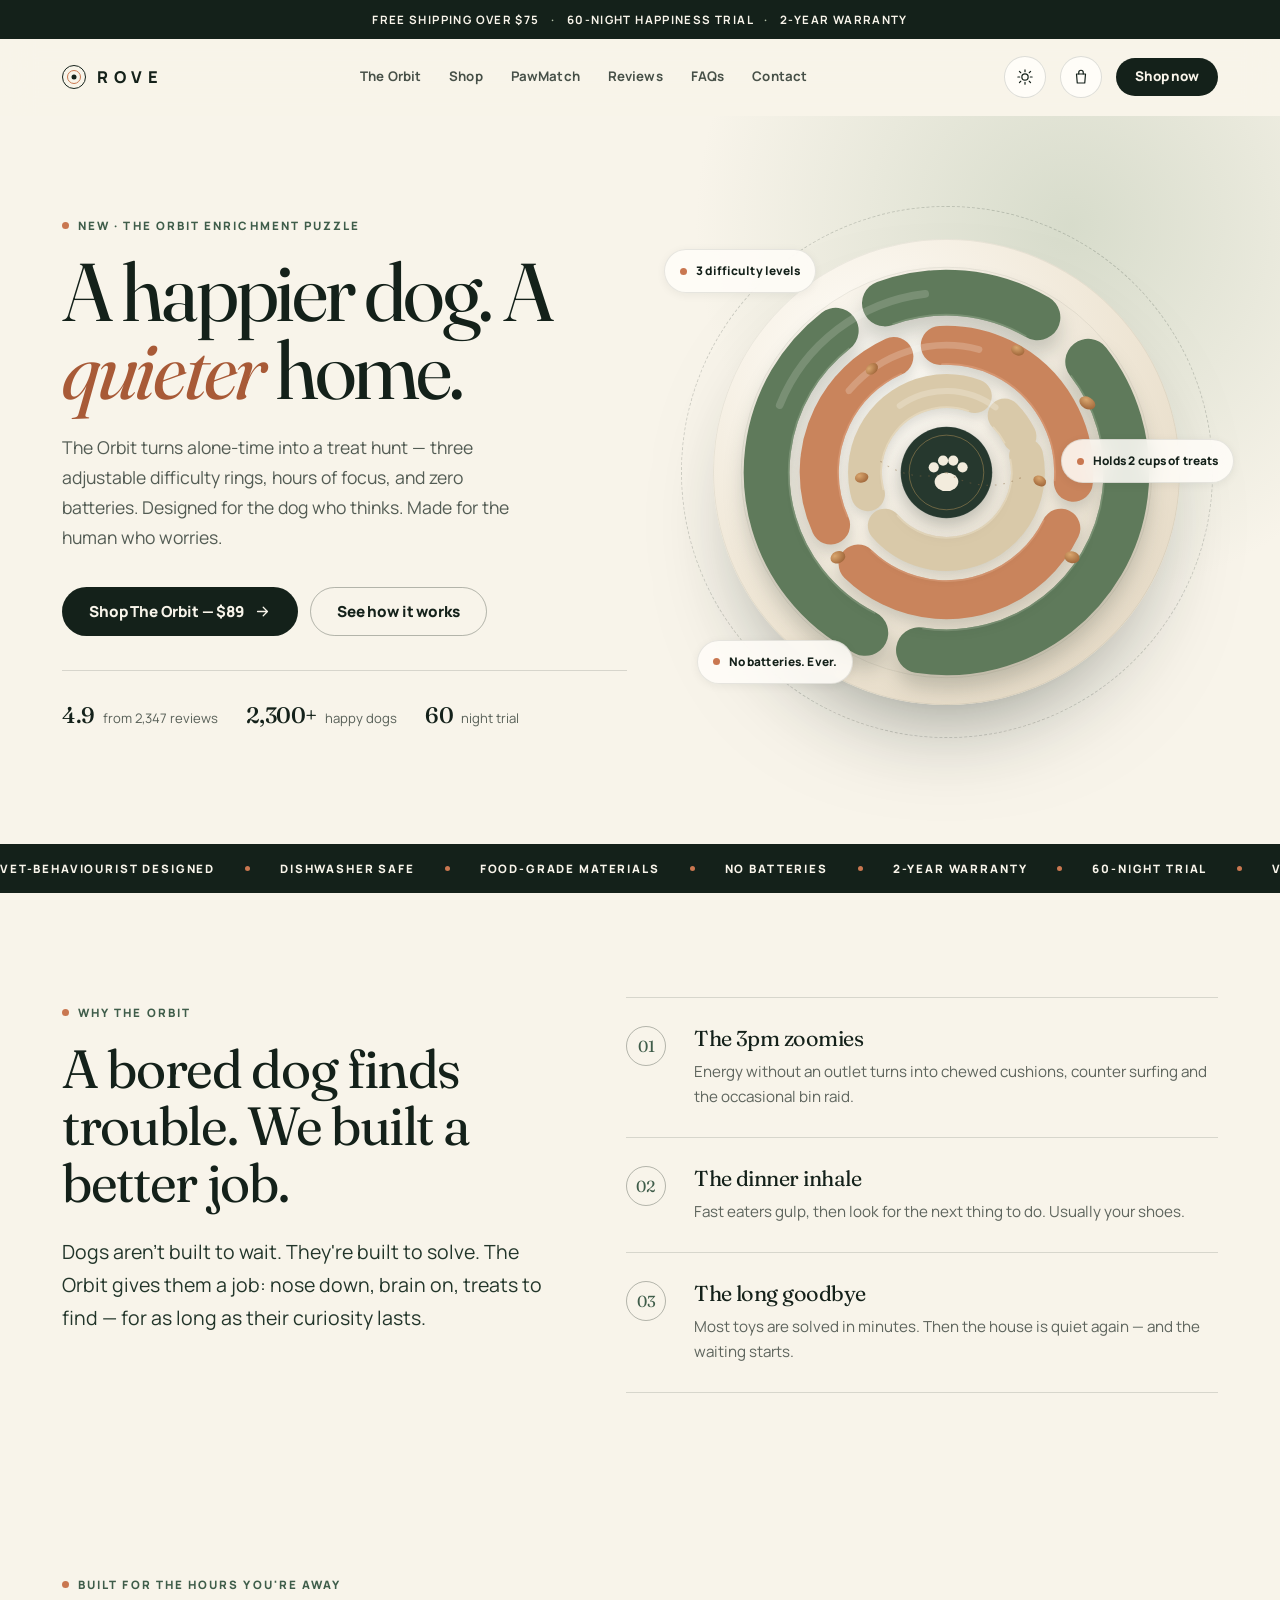
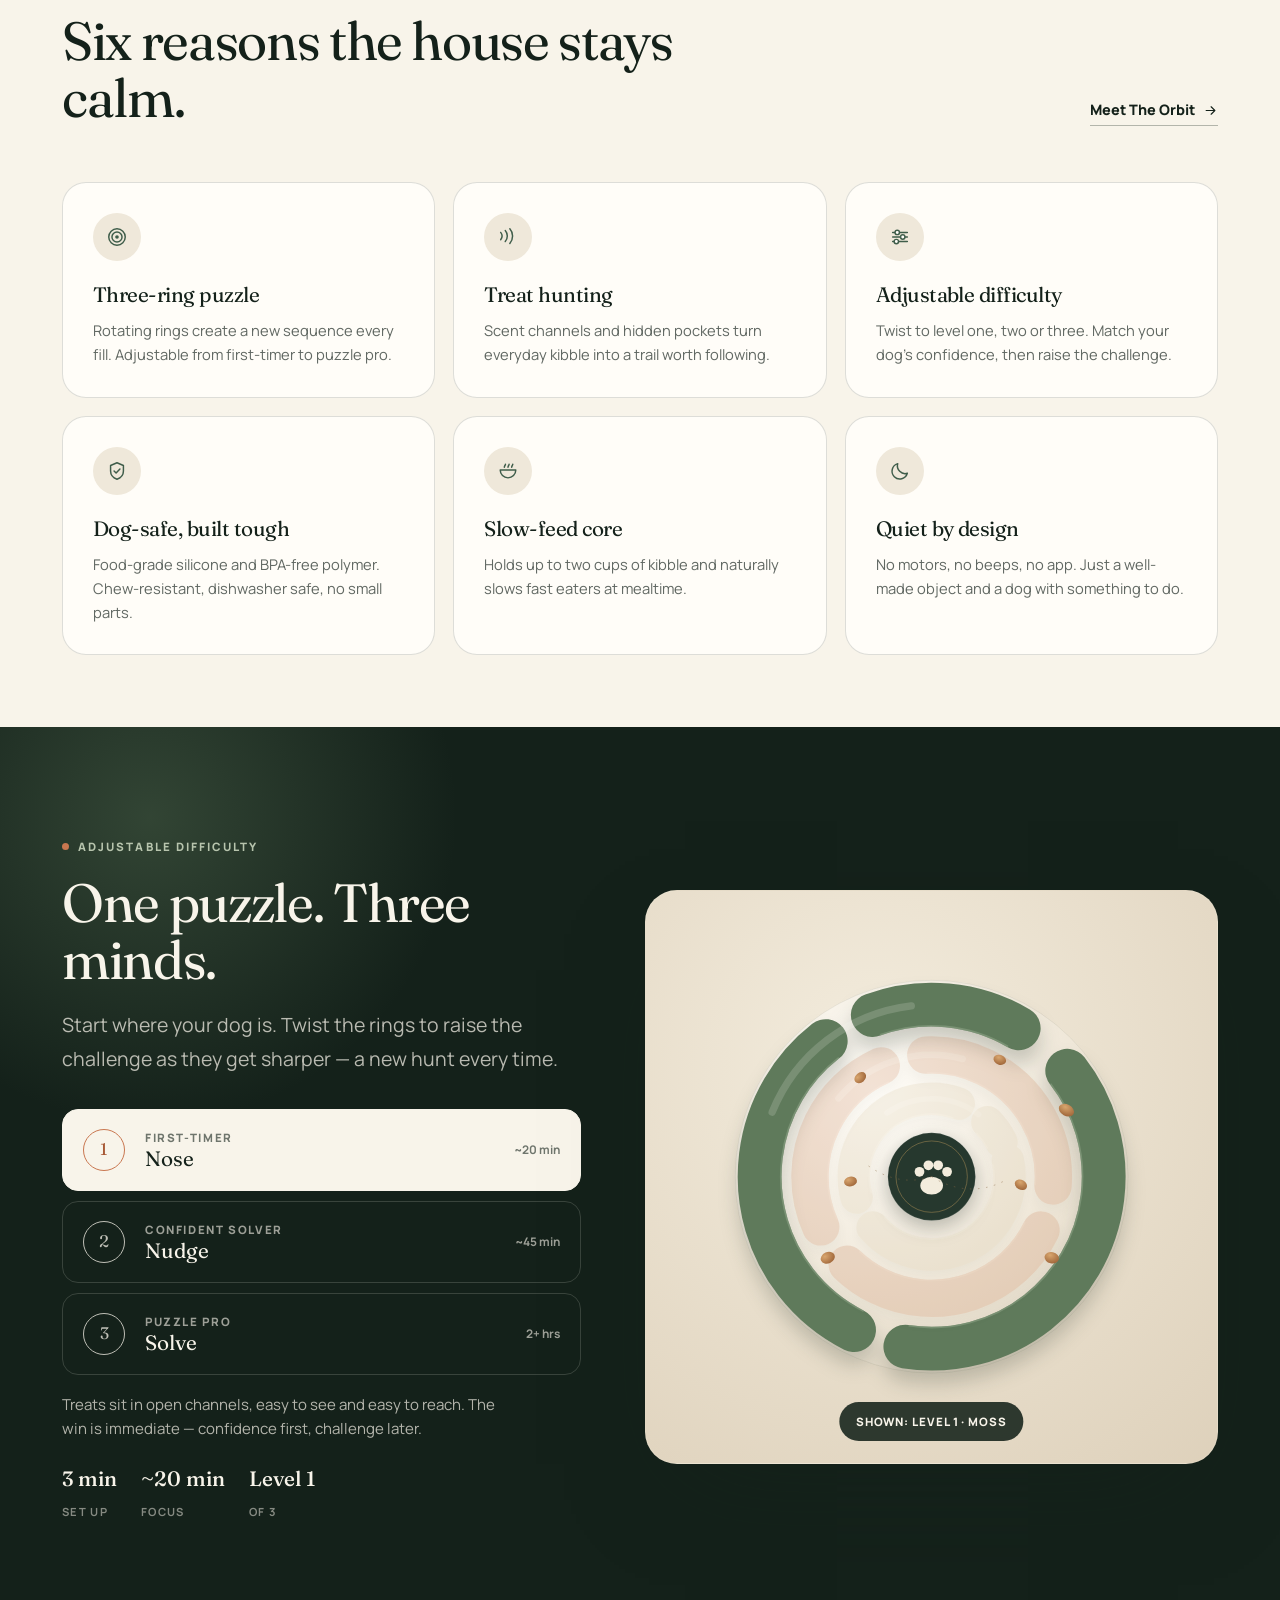
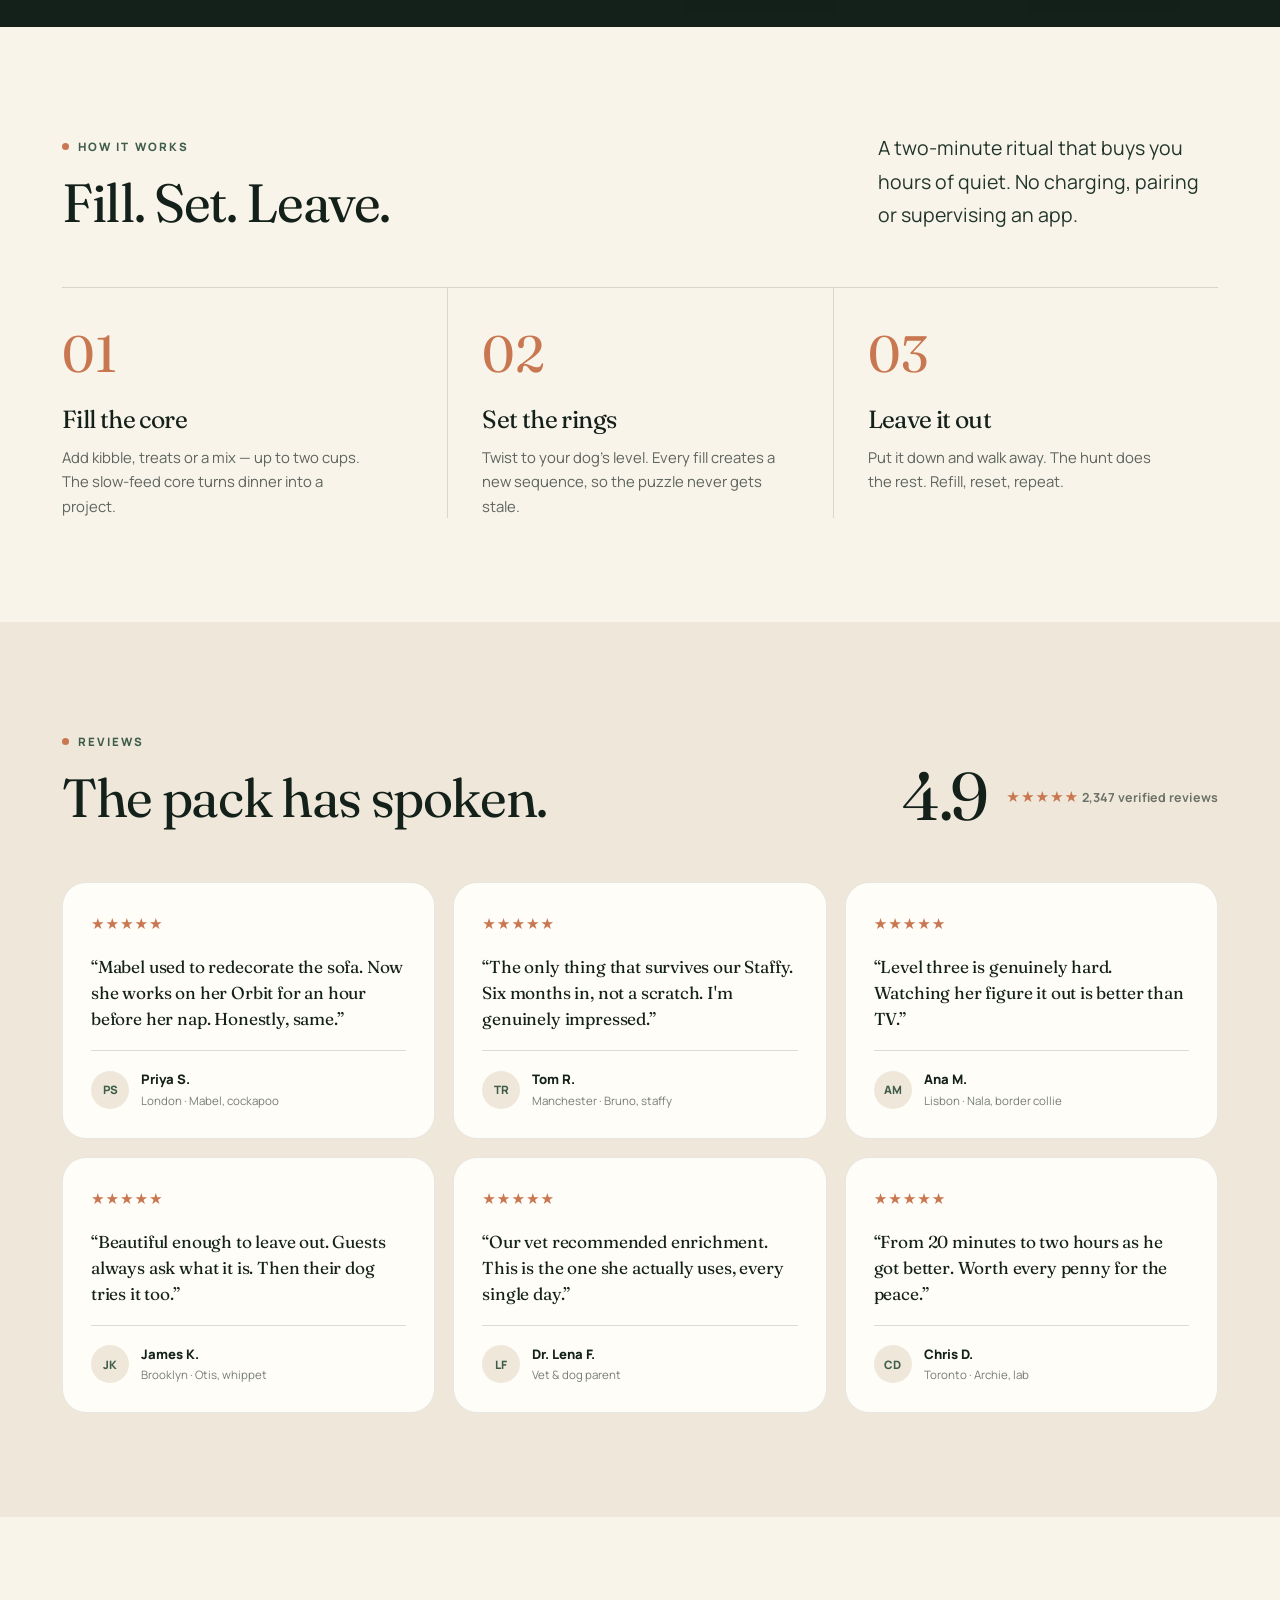
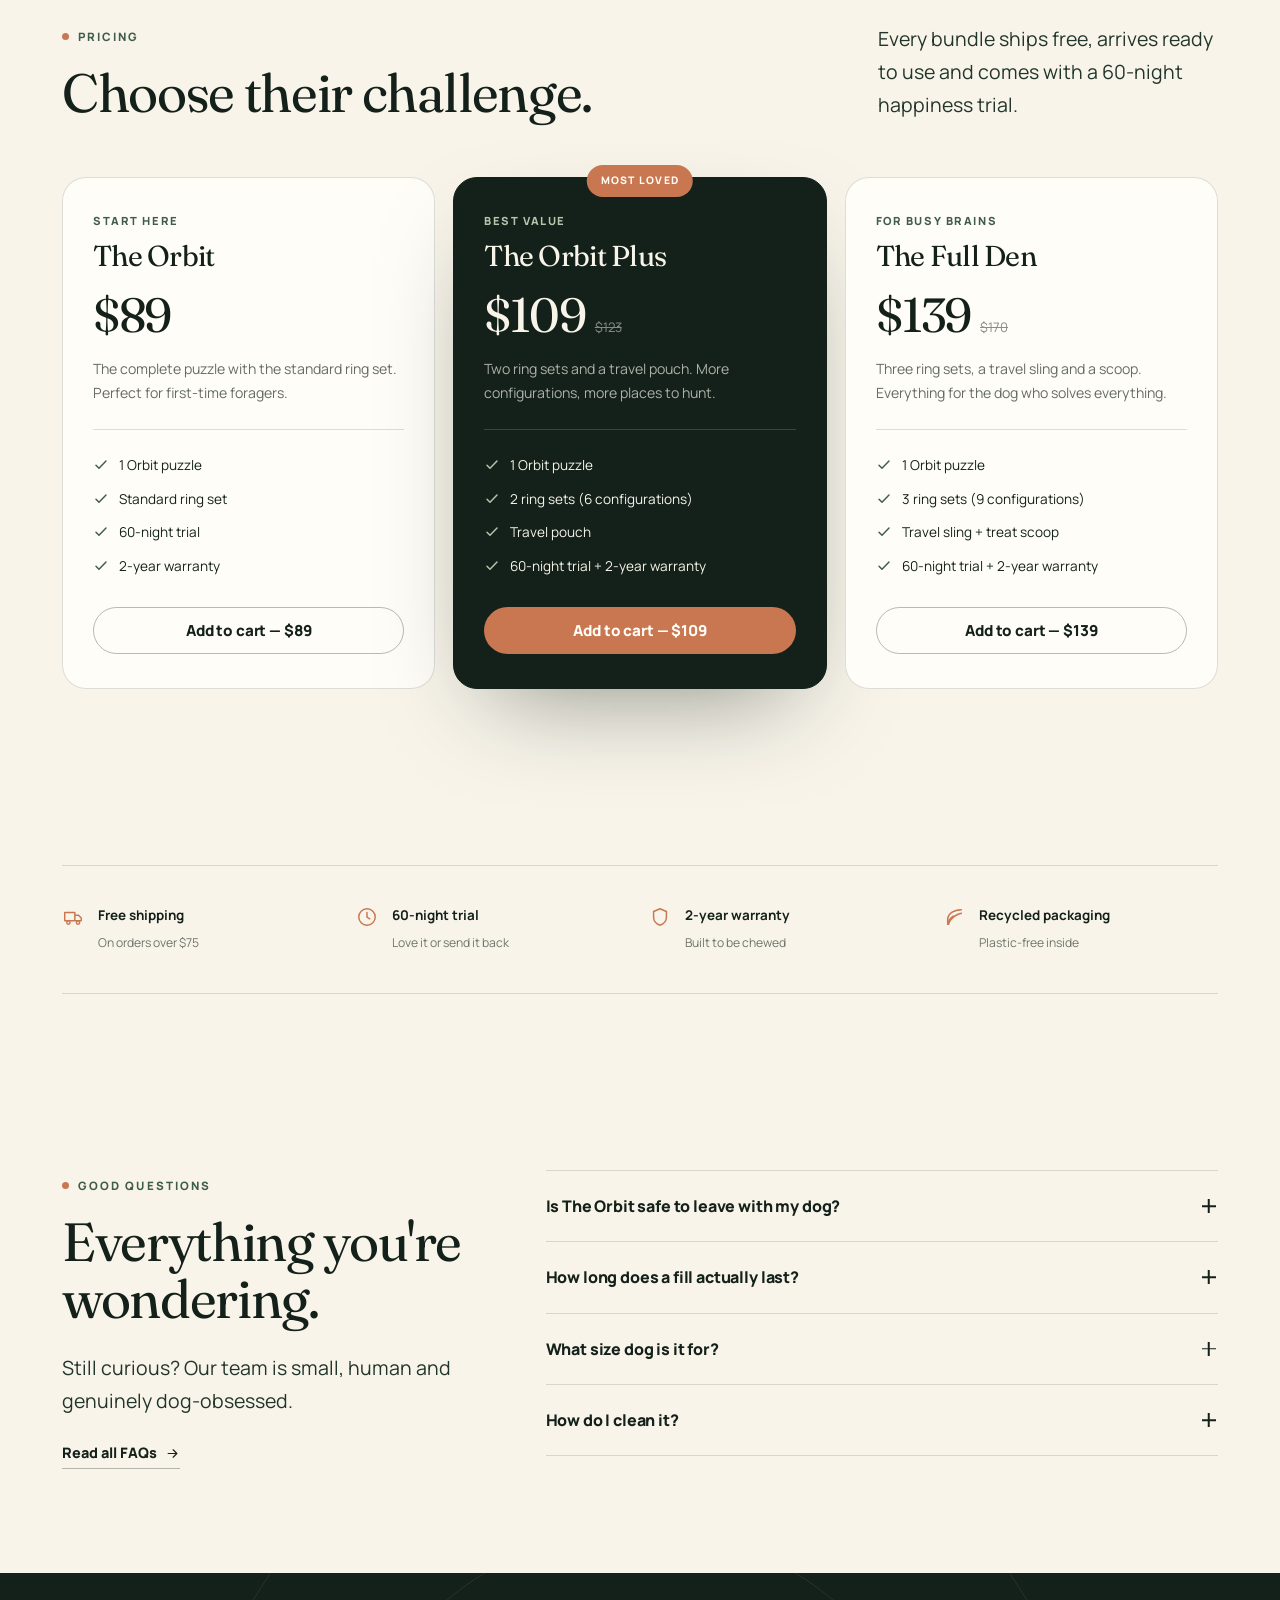
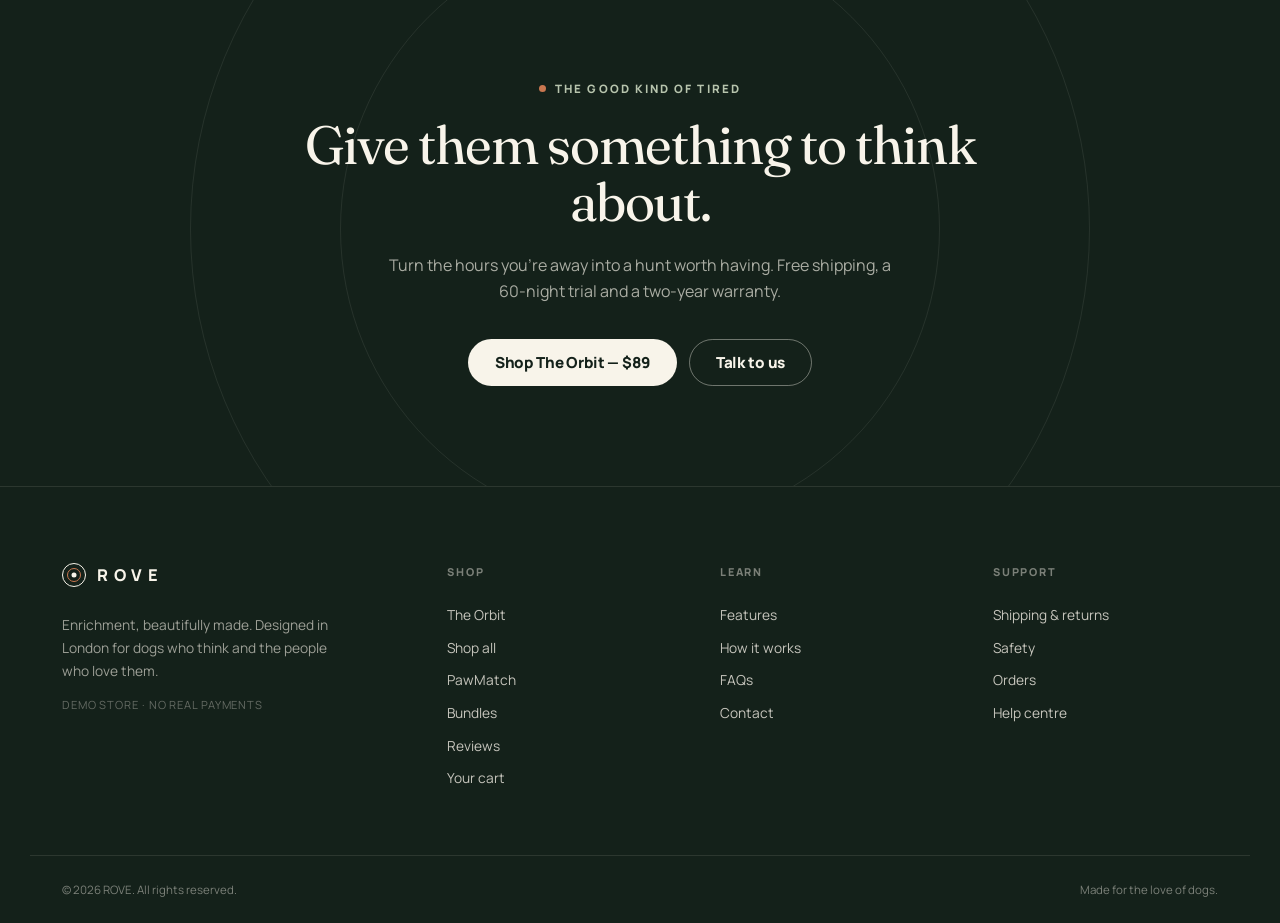
<file: index.html>
<!doctype html>
<html lang="en">
<head>
  <meta charset="utf-8">
  <meta name="viewport" content="width=device-width, initial-scale=1">
  <title>ROVE — The Orbit | Enrichment, beautifully made</title>
  <meta name="description" content="The Orbit is a premium treat-hunting puzzle that keeps dogs engaged for hours. Three adjustable difficulty rings, dog-safe materials, no batteries. Free shipping and a 60-night trial.">
  <meta property="og:title" content="ROVE — The Orbit">
  <meta property="og:description" content="A treat-hunting puzzle that turns alone-time into a hunt. Three difficulty levels. Zero batteries.">
  <meta property="og:type" content="website">
  <link rel="icon" href="/assets/favicon.svg" type="image/svg+xml">
  <link rel="preconnect" href="https://fonts.googleapis.com">
  <link rel="preconnect" href="https://fonts.gstatic.com" crossorigin>
  <link href="https://fonts.googleapis.com/css2?family=Fraunces:ital,opsz,wght@0,9..144,300..700;1,9..144,300..700&family=Manrope:wght@400;500;600;700;800&display=swap" rel="stylesheet">
  <script>try{var t=localStorage.getItem("rove_theme");if(t!=="dark"&&t!=="light"){t=window.matchMedia&&window.matchMedia("(prefers-color-scheme: dark)").matches?"dark":"light";}document.documentElement.setAttribute("data-theme",t);}catch(e){}</script>
  <link rel="stylesheet" href="/css/styles.css">
</head>
<body>
  <a class="skip-link" href="#main">Skip to content</a>
  <div class="announce">Free shipping over $75 <span>·</span> 60-night happiness trial <span>·</span> 2-year warranty</div>

  <header class="site-header">
    <div class="wrap header-inner">
      <a class="brand" href="/index.html" aria-label="ROVE home">
        <span class="brand-mark" aria-hidden="true"></span>
        <span class="brand-word">ROVE</span>
      </a>
      <nav class="main-nav" aria-label="Main navigation">
        <a href="/product.html">The Orbit</a>
        <a href="/shop.html">Shop</a>
        <a href="/pawmatch.html">PawMatch</a>
        <a href="/index.html#reviews">Reviews</a>
        <a href="/faqs.html">FAQs</a>
        <a href="/contact.html">Contact</a>
      </nav>
      <div class="header-actions">
        <button class="theme-toggle" type="button" data-theme-toggle aria-label="Switch to dark mode">
          <svg class="theme-icon theme-sun" viewBox="0 0 24 24" fill="none" aria-hidden="true"><circle cx="12" cy="12" r="4.2" stroke="currentColor" stroke-width="1.6"/><path d="M12 2.5v2.4M12 19.1v2.4M4.6 4.6l1.7 1.7M17.7 17.7l1.7 1.7M2.5 12h2.4M19.1 12h2.4M4.6 19.4l1.7-1.7M17.7 6.3l1.7-1.7" stroke="currentColor" stroke-width="1.6" stroke-linecap="round"/></svg>
          <svg class="theme-icon theme-moon" viewBox="0 0 24 24" fill="none" aria-hidden="true"><path d="M20 14.5A8.5 8.5 0 0 1 9.5 4 8.5 8.5 0 1 0 20 14.5Z" stroke="currentColor" stroke-width="1.6" stroke-linejoin="round"/></svg>
        </button>
        <a class="cart-link" href="/cart.html" aria-label="Shopping cart">
          <svg viewBox="0 0 24 24" fill="none" aria-hidden="true"><path d="M6 8h12l-1 12H7L6 8Z" stroke="currentColor" stroke-width="1.6" stroke-linejoin="round"/><path d="M9 8V6a3 3 0 0 1 6 0v2" stroke="currentColor" stroke-width="1.6" stroke-linecap="round"/></svg>
          <span class="cart-count" data-cart-count>0</span>
        </a>
        <a class="btn btn-primary btn-sm header-cta" href="/shop.html">Shop now</a>
        <button class="nav-toggle" type="button" aria-label="Open menu" aria-expanded="false" aria-controls="mobile-menu"><span></span></button>
      </div>
    </div>
  </header>

  <div class="mobile-menu" id="mobile-menu">
    <a href="/product.html">The Orbit</a>
    <a href="/shop.html">Shop all</a>
    <a href="/pawmatch.html">PawMatch</a>
    <a href="/index.html#reviews">Reviews</a>
    <a href="/faqs.html">FAQs</a>
    <a href="/contact.html">Contact</a>
    <a class="btn btn-primary btn-block" href="/product.html">Shop the Orbit</a>
  </div>

  <main id="main">
    <section class="hero">
      <div class="wrap hero-grid">
        <div class="hero-copy">
          <span class="eyebrow">New · The Orbit enrichment puzzle</span>
          <h1>A happier dog. A <span class="serif-italic">quieter</span> home.</h1>
          <p class="hero-sub">The Orbit turns alone-time into a treat hunt — three adjustable difficulty rings, hours of focus, and zero batteries. Designed for the dog who thinks. Made for the human who worries.</p>
          <div class="hero-actions">
            <a class="btn btn-primary" href="/product.html">Shop The Orbit — $89 <svg viewBox="0 0 24 24" fill="none" aria-hidden="true"><path d="M5 12h13M13 6l6 6-6 6" stroke="currentColor" stroke-width="1.8" stroke-linecap="round" stroke-linejoin="round"/></svg></a>
            <a class="btn btn-ghost" href="#how">See how it works</a>
          </div>
          <div class="hero-stats">
            <span class="hero-stat"><strong>4.9</strong> from 2,347 reviews</span>
            <span class="hero-stat"><strong>2,300+</strong> happy dogs</span>
            <span class="hero-stat"><strong>60</strong> night trial</span>
          </div>
        </div>
        <div class="hero-art">
          <span class="chip chip-a">3 difficulty levels</span>
          <span class="chip chip-b">Holds 2 cups of treats</span>
          <span class="chip chip-c">No batteries. Ever.</span>
          <svg class="orbit-svg" viewBox="0 0 640 640" role="img" aria-label="The Orbit puzzle with three concentric treat-hunting rings in moss green and clay">
            <circle cx="320" cy="320" r="242" fill="url(#roveCore)"/>
            <circle cx="320" cy="320" r="242" fill="none" stroke="#14211a" stroke-opacity=".08"/>
            <g class="spin-slow">
              <g class="ring-group ring-1">
                <circle class="band-1" cx="320" cy="320" r="212" fill="none" stroke-width="54" stroke-linecap="round" pathLength="100" stroke-dasharray="38 5 32 5 14 6" transform="rotate(-38 320 320)"/>
                <circle class="band-1-light" cx="320" cy="320" r="186" fill="none" stroke-width="2" opacity=".55" pathLength="100" stroke-dasharray="38 5 32 5 14 6" transform="rotate(-38 320 320)"/>
                <circle cx="320" cy="320" r="212" fill="none" stroke="#fffdf8" stroke-width="9" stroke-linecap="round" opacity=".16" pathLength="100" stroke-dasharray="17 83" transform="rotate(-158 320 320)"/>
              </g>
            </g>
            <g class="spin-reverse">
              <g class="ring-group ring-2">
                <circle class="band-2" cx="320" cy="320" r="150" fill="none" stroke-width="46" stroke-linecap="round" pathLength="100" stroke-dasharray="30 6 25 6 27 6" transform="rotate(26 320 320)"/>
                <circle class="band-2-light" cx="320" cy="320" r="128" fill="none" stroke-width="2" opacity=".5" pathLength="100" stroke-dasharray="30 6 25 6 27 6" transform="rotate(26 320 320)"/>
                <circle cx="320" cy="320" r="150" fill="none" stroke="#fffdf8" stroke-width="8" stroke-linecap="round" opacity=".2" pathLength="100" stroke-dasharray="18 82" transform="rotate(-140 320 320)"/>
              </g>
            </g>
            <g class="spin-slow">
              <g class="ring-group ring-3">
                <circle class="band-3" cx="320" cy="320" r="96" fill="none" stroke-width="40" stroke-linecap="round" pathLength="100" stroke-dasharray="42 7 35 7 5 4" transform="rotate(-12 320 320)"/>
                <circle class="band-3-light" cx="320" cy="320" r="77" fill="none" stroke-width="2" opacity=".5" pathLength="100" stroke-dasharray="42 7 35 7 5 4" transform="rotate(-12 320 320)"/>
                <circle cx="320" cy="320" r="96" fill="none" stroke="#fffdf8" stroke-width="7" stroke-linecap="round" opacity=".22" pathLength="100" stroke-dasharray="20 80" transform="rotate(-125 320 320)"/>
              </g>
            </g>
            <g class="core">
              <circle cx="320" cy="320" r="54" fill="#26382e"/>
              <circle cx="320" cy="320" r="54" fill="none" stroke="#fffdf8" stroke-opacity=".12"/>
              <circle cx="320" cy="320" r="44" fill="none" stroke="#c9a15f" stroke-width="1" stroke-opacity=".5"/>
              <g fill="#f3ecdd">
                <ellipse cx="320" cy="331" rx="14" ry="11"/>
                <circle cx="305" cy="314" r="6"/>
                <circle cx="316" cy="306" r="6"/>
                <circle cx="328" cy="306" r="6"/>
                <circle cx="339" cy="314" r="6"/>
              </g>
            </g>
            <g fill="url(#roveTreat)">
              <ellipse cx="486" cy="238" rx="10" ry="7" transform="rotate(28 486 238)"/>
              <ellipse cx="192" cy="420" rx="9" ry="7" transform="rotate(-24 192 420)"/>
              <ellipse cx="468" cy="420" rx="9" ry="7" transform="rotate(12 468 420)"/>
              <ellipse cx="232" cy="198" rx="8" ry="6" transform="rotate(-40 232 198)"/>
              <ellipse cx="404" cy="176" rx="8" ry="6" transform="rotate(20 404 176)"/>
              <ellipse cx="220" cy="326" rx="8" ry="6" transform="rotate(-10 220 326)"/>
              <ellipse cx="430" cy="330" rx="8" ry="6" transform="rotate(30 430 330)"/>
            </g>
            <g fill="none" stroke="#8a6a45" stroke-width="1.2" stroke-dasharray="2 8" opacity=".45">
              <path d="M320 320c-30 10-60 2-84-18"/>
              <path d="M320 320c28 18 60 20 88 6"/>
            </g>
          </svg>
        </div>
      </div>
    </section>

    <div class="marquee" aria-hidden="true">
      <div class="marquee-track">
        <span>Vet-behaviourist designed</span>
        <span>Dishwasher safe</span>
        <span>Food-grade materials</span>
        <span>No batteries</span>
        <span>2-year warranty</span>
        <span>60-night trial</span>
        <span>Vet-behaviourist designed</span>
        <span>Dishwasher safe</span>
        <span>Food-grade materials</span>
        <span>No batteries</span>
        <span>2-year warranty</span>
        <span>60-night trial</span>
      </div>
    </div>

    <section class="section">
      <div class="wrap split">
        <div class="split-copy reveal">
          <span class="eyebrow">Why The Orbit</span>
          <h2>A bored dog finds trouble. We built a better job.</h2>
          <p class="lead">Dogs aren't built to wait. They're built to solve. The Orbit gives them a job: nose down, brain on, treats to find — for as long as their curiosity lasts.</p>
        </div>
        <div class="problem-list">
          <div class="problem-item reveal">
            <span class="problem-num">01</span>
            <div>
              <h3>The 3pm zoomies</h3>
              <p>Energy without an outlet turns into chewed cushions, counter surfing and the occasional bin raid.</p>
            </div>
          </div>
          <div class="problem-item reveal" data-delay="1">
            <span class="problem-num">02</span>
            <div>
              <h3>The dinner inhale</h3>
              <p>Fast eaters gulp, then look for the next thing to do. Usually your shoes.</p>
            </div>
          </div>
          <div class="problem-item reveal" data-delay="2">
            <span class="problem-num">03</span>
            <div>
              <h3>The long goodbye</h3>
              <p>Most toys are solved in minutes. Then the house is quiet again — and the waiting starts.</p>
            </div>
          </div>
        </div>
      </div>
    </section>

    <section class="section section-tight" id="features">
      <div class="wrap">
        <div class="section-head reveal">
          <div>
            <span class="eyebrow">Built for the hours you're away</span>
            <h2>Six reasons the house stays calm.</h2>
          </div>
          <a class="link-arrow" href="/product.html">Meet The Orbit <svg viewBox="0 0 24 24" fill="none" aria-hidden="true"><path d="M5 12h13M13 6l6 6-6 6" stroke="currentColor" stroke-width="1.8" stroke-linecap="round" stroke-linejoin="round"/></svg></a>
        </div>
        <div class="feature-grid">
          <article class="feature-card reveal">
            <span class="icon-badge" aria-hidden="true"><svg viewBox="0 0 24 24" fill="none"><circle cx="12" cy="12" r="9" stroke="currentColor" stroke-width="1.6"/><circle cx="12" cy="12" r="5.5" stroke="currentColor" stroke-width="1.6"/><circle cx="12" cy="12" r="2" fill="currentColor"/></svg></span>
            <h3>Three-ring puzzle</h3>
            <p>Rotating rings create a new sequence every fill. Adjustable from first-timer to puzzle pro.</p>
          </article>
          <article class="feature-card reveal" data-delay="1">
            <span class="icon-badge" aria-hidden="true"><svg viewBox="0 0 24 24" fill="none"><path d="M4 15c2-2.5 2-5.5 0-8M9 17c3-3.5 3-8.5 0-12M14 19c4-4.5 4-11.5 0-16" stroke="currentColor" stroke-width="1.6" stroke-linecap="round"/></svg></span>
            <h3>Treat hunting</h3>
            <p>Scent channels and hidden pockets turn everyday kibble into a trail worth following.</p>
          </article>
          <article class="feature-card reveal" data-delay="2">
            <span class="icon-badge" aria-hidden="true"><svg viewBox="0 0 24 24" fill="none"><path d="M4 7h16M4 12h16M4 17h16" stroke="currentColor" stroke-width="1.6" stroke-linecap="round"/><circle cx="9" cy="7" r="2.4" fill="var(--white)" stroke="currentColor" stroke-width="1.6"/><circle cx="15" cy="12" r="2.4" fill="var(--white)" stroke="currentColor" stroke-width="1.6"/><circle cx="8" cy="17" r="2.4" fill="var(--white)" stroke="currentColor" stroke-width="1.6"/></svg></span>
            <h3>Adjustable difficulty</h3>
            <p>Twist to level one, two or three. Match your dog's confidence, then raise the challenge.</p>
          </article>
          <article class="feature-card reveal">
            <span class="icon-badge" aria-hidden="true"><svg viewBox="0 0 24 24" fill="none"><path d="M12 3l7 3v6c0 4.4-3 7.6-7 9-4-1.4-7-4.6-7-9V6l7-3Z" stroke="currentColor" stroke-width="1.6" stroke-linejoin="round"/><path d="M8.8 12l2.2 2.2 4.2-4.4" stroke="currentColor" stroke-width="1.6" stroke-linecap="round" stroke-linejoin="round"/></svg></span>
            <h3>Dog-safe, built tough</h3>
            <p>Food-grade silicone and BPA-free polymer. Chew-resistant, dishwasher safe, no small parts.</p>
          </article>
          <article class="feature-card reveal" data-delay="1">
            <span class="icon-badge" aria-hidden="true"><svg viewBox="0 0 24 24" fill="none"><path d="M3.5 11h17c0 4.7-3.8 8.5-8.5 8.5S3.5 15.7 3.5 11Z" stroke="currentColor" stroke-width="1.6" stroke-linejoin="round"/><path d="M8 8c0-1.7 1.2-2.2 1.2-3.5M12 8c0-1.7 1.2-2.2 1.2-3.5M16 8c0-1.7 1.2-2.2 1.2-3.5" stroke="currentColor" stroke-width="1.6" stroke-linecap="round"/></svg></span>
            <h3>Slow-feed core</h3>
            <p>Holds up to two cups of kibble and naturally slows fast eaters at mealtime.</p>
          </article>
          <article class="feature-card reveal" data-delay="2">
            <span class="icon-badge" aria-hidden="true"><svg viewBox="0 0 24 24" fill="none"><path d="M20 14.5A8.5 8.5 0 0 1 9.5 4 8.5 8.5 0 1 0 20 14.5Z" stroke="currentColor" stroke-width="1.6" stroke-linejoin="round"/></svg></span>
            <h3>Quiet by design</h3>
            <p>No motors, no beeps, no app. Just a well-made object and a dog with something to do.</p>
          </article>
        </div>
      </div>
    </section>

    <section class="section difficulty">
      <div class="wrap difficulty-grid">
        <div class="reveal">
          <span class="eyebrow">Adjustable difficulty</span>
          <h2>One puzzle. Three minds.</h2>
          <p class="lead">Start where your dog is. Twist the rings to raise the challenge as they get sharper — a new hunt every time.</p>
          <div class="level-tabs" role="tablist" aria-label="Difficulty levels" data-level-tabs>
            <button class="level-tab is-active" type="button" role="tab" aria-selected="true" aria-controls="level-panel-1" id="level-tab-1" data-level="1">
              <span class="level-num">1</span>
              <span><span class="level-name">First-timer</span><span class="level-title">Nose</span></span>
              <span class="level-time">~20 min</span>
            </button>
            <button class="level-tab" type="button" role="tab" aria-selected="false" aria-controls="level-panel-2" id="level-tab-2" data-level="2" tabindex="-1">
              <span class="level-num">2</span>
              <span><span class="level-name">Confident solver</span><span class="level-title">Nudge</span></span>
              <span class="level-time">~45 min</span>
            </button>
            <button class="level-tab" type="button" role="tab" aria-selected="false" aria-controls="level-panel-3" id="level-tab-3" data-level="3" tabindex="-1">
              <span class="level-num">3</span>
              <span><span class="level-name">Puzzle pro</span><span class="level-title">Solve</span></span>
              <span class="level-time">2+ hrs</span>
            </button>
          </div>
          <div class="level-panel is-active" id="level-panel-1" role="tabpanel" aria-labelledby="level-tab-1" data-level-panel="1">
            <p>Treats sit in open channels, easy to see and easy to reach. The win is immediate — confidence first, challenge later.</p>
            <div class="level-stats">
              <div class="level-stat"><strong>3 min</strong><span>Set up</span></div>
              <div class="level-stat"><strong>~20 min</strong><span>Focus</span></div>
              <div class="level-stat"><strong>Level 1</strong><span>of 3</span></div>
            </div>
          </div>
          <div class="level-panel" id="level-panel-2" role="tabpanel" aria-labelledby="level-tab-2" data-level-panel="2">
            <p>Channels narrow and the middle ring slides. Your dog has to nudge, nose and work for the reward — the sweet spot for most dogs.</p>
            <div class="level-stats">
              <div class="level-stat"><strong>4 min</strong><span>Set up</span></div>
              <div class="level-stat"><strong>~45 min</strong><span>Focus</span></div>
              <div class="level-stat"><strong>Level 2</strong><span>of 3</span></div>
            </div>
          </div>
          <div class="level-panel" id="level-panel-3" role="tabpanel" aria-labelledby="level-tab-3" data-level-panel="3">
            <p>Locked pockets and a rotating sequence. The hardest hunts reward patience, not speed — refill and it becomes a new puzzle again.</p>
            <div class="level-stats">
              <div class="level-stat"><strong>5 min</strong><span>Set up</span></div>
              <div class="level-stat"><strong>2+ hrs</strong><span>Focus</span></div>
              <div class="level-stat"><strong>Level 3</strong><span>of 3</span></div>
            </div>
          </div>
        </div>
        <div class="level-visual reveal" data-delay="1">
          <svg class="orbit-svg" data-focus="1" data-difficulty-art viewBox="0 0 640 640" role="img" aria-label="The Orbit shown with the outer difficulty ring highlighted">
            <circle cx="320" cy="320" r="242" fill="url(#roveCore)"/>
            <circle cx="320" cy="320" r="242" fill="none" stroke="#14211a" stroke-opacity=".08"/>
            <g class="spin-slow">
              <g class="ring-group ring-1">
                <circle class="band-1" cx="320" cy="320" r="212" fill="none" stroke-width="54" stroke-linecap="round" pathLength="100" stroke-dasharray="38 5 32 5 14 6" transform="rotate(-38 320 320)"/>
                <circle class="band-1-light" cx="320" cy="320" r="186" fill="none" stroke-width="2" opacity=".55" pathLength="100" stroke-dasharray="38 5 32 5 14 6" transform="rotate(-38 320 320)"/>
                <circle cx="320" cy="320" r="212" fill="none" stroke="#fffdf8" stroke-width="9" stroke-linecap="round" opacity=".16" pathLength="100" stroke-dasharray="17 83" transform="rotate(-158 320 320)"/>
              </g>
            </g>
            <g class="spin-reverse">
              <g class="ring-group ring-2">
                <circle class="band-2" cx="320" cy="320" r="150" fill="none" stroke-width="46" stroke-linecap="round" pathLength="100" stroke-dasharray="30 6 25 6 27 6" transform="rotate(26 320 320)"/>
                <circle class="band-2-light" cx="320" cy="320" r="128" fill="none" stroke-width="2" opacity=".5" pathLength="100" stroke-dasharray="30 6 25 6 27 6" transform="rotate(26 320 320)"/>
                <circle cx="320" cy="320" r="150" fill="none" stroke="#fffdf8" stroke-width="8" stroke-linecap="round" opacity=".2" pathLength="100" stroke-dasharray="18 82" transform="rotate(-140 320 320)"/>
              </g>
            </g>
            <g class="spin-slow">
              <g class="ring-group ring-3">
                <circle class="band-3" cx="320" cy="320" r="96" fill="none" stroke-width="40" stroke-linecap="round" pathLength="100" stroke-dasharray="42 7 35 7 5 4" transform="rotate(-12 320 320)"/>
                <circle class="band-3-light" cx="320" cy="320" r="77" fill="none" stroke-width="2" opacity=".5" pathLength="100" stroke-dasharray="42 7 35 7 5 4" transform="rotate(-12 320 320)"/>
                <circle cx="320" cy="320" r="96" fill="none" stroke="#fffdf8" stroke-width="7" stroke-linecap="round" opacity=".22" pathLength="100" stroke-dasharray="20 80" transform="rotate(-125 320 320)"/>
              </g>
            </g>
            <g class="core">
              <circle cx="320" cy="320" r="54" fill="#26382e"/>
              <circle cx="320" cy="320" r="54" fill="none" stroke="#fffdf8" stroke-opacity=".12"/>
              <circle cx="320" cy="320" r="44" fill="none" stroke="#c9a15f" stroke-width="1" stroke-opacity=".5"/>
              <g fill="#f3ecdd">
                <ellipse cx="320" cy="331" rx="14" ry="11"/>
                <circle cx="305" cy="314" r="6"/>
                <circle cx="316" cy="306" r="6"/>
                <circle cx="328" cy="306" r="6"/>
                <circle cx="339" cy="314" r="6"/>
              </g>
            </g>
            <g fill="url(#roveTreat)">
              <ellipse cx="486" cy="238" rx="10" ry="7" transform="rotate(28 486 238)"/>
              <ellipse cx="192" cy="420" rx="9" ry="7" transform="rotate(-24 192 420)"/>
              <ellipse cx="468" cy="420" rx="9" ry="7" transform="rotate(12 468 420)"/>
              <ellipse cx="232" cy="198" rx="8" ry="6" transform="rotate(-40 232 198)"/>
              <ellipse cx="404" cy="176" rx="8" ry="6" transform="rotate(20 404 176)"/>
              <ellipse cx="220" cy="326" rx="8" ry="6" transform="rotate(-10 220 326)"/>
              <ellipse cx="430" cy="330" rx="8" ry="6" transform="rotate(30 430 330)"/>
            </g>
            <g fill="none" stroke="#8a6a45" stroke-width="1.2" stroke-dasharray="2 8" opacity=".45">
              <path d="M320 320c-30 10-60 2-84-18"/>
              <path d="M320 320c28 18 60 20 88 6"/>
            </g>
          </svg>
          <span class="level-caption">Shown: Level 1 · Moss</span>
        </div>
      </div>
    </section>

    <section class="section" id="how">
      <div class="wrap">
        <div class="section-head reveal">
          <div>
            <span class="eyebrow">How it works</span>
            <h2>Fill. Set. Leave.</h2>
          </div>
          <p class="lead" style="max-width:340px">A two-minute ritual that buys you hours of quiet. No charging, pairing or supervising an app.</p>
        </div>
        <div class="steps">
          <div class="step reveal">
            <span class="step-num">01</span>
            <h3>Fill the core</h3>
            <p>Add kibble, treats or a mix — up to two cups. The slow-feed core turns dinner into a project.</p>
          </div>
          <div class="step reveal" data-delay="1">
            <span class="step-num">02</span>
            <h3>Set the rings</h3>
            <p>Twist to your dog's level. Every fill creates a new sequence, so the puzzle never gets stale.</p>
          </div>
          <div class="step reveal" data-delay="2">
            <span class="step-num">03</span>
            <h3>Leave it out</h3>
            <p>Put it down and walk away. The hunt does the rest. Refill, reset, repeat.</p>
          </div>
        </div>
      </div>
    </section>

    <section class="section reviews" id="reviews">
      <div class="wrap">
        <div class="section-head reveal">
          <div>
            <span class="eyebrow">Reviews</span>
            <h2>The pack has spoken.</h2>
          </div>
          <div class="rating-summary">
            <span class="rating-big">4.9</span>
            <div>
              <span class="stars" aria-label="4.9 out of 5 stars">★★★★★</span>
              <span class="rating-meta">2,347 verified reviews</span>
            </div>
          </div>
        </div>
        <div class="review-grid">
          <article class="review-card reveal">
            <span class="stars" aria-label="5 out of 5 stars">★★★★★</span>
            <blockquote>“Mabel used to redecorate the sofa. Now she works on her Orbit for an hour before her nap. Honestly, same.”</blockquote>
            <div class="review-meta">
              <span class="avatar">PS</span>
              <div><span class="review-name">Priya S.</span><span class="review-dog">London · Mabel, cockapoo</span></div>
            </div>
          </article>
          <article class="review-card reveal" data-delay="1">
            <span class="stars" aria-label="5 out of 5 stars">★★★★★</span>
            <blockquote>“The only thing that survives our Staffy. Six months in, not a scratch. I'm genuinely impressed.”</blockquote>
            <div class="review-meta">
              <span class="avatar">TR</span>
              <div><span class="review-name">Tom R.</span><span class="review-dog">Manchester · Bruno, staffy</span></div>
            </div>
          </article>
          <article class="review-card reveal" data-delay="2">
            <span class="stars" aria-label="5 out of 5 stars">★★★★★</span>
            <blockquote>“Level three is genuinely hard. Watching her figure it out is better than TV.”</blockquote>
            <div class="review-meta">
              <span class="avatar">AM</span>
              <div><span class="review-name">Ana M.</span><span class="review-dog">Lisbon · Nala, border collie</span></div>
            </div>
          </article>
          <article class="review-card reveal">
            <span class="stars" aria-label="5 out of 5 stars">★★★★★</span>
            <blockquote>“Beautiful enough to leave out. Guests always ask what it is. Then their dog tries it too.”</blockquote>
            <div class="review-meta">
              <span class="avatar">JK</span>
              <div><span class="review-name">James K.</span><span class="review-dog">Brooklyn · Otis, whippet</span></div>
            </div>
          </article>
          <article class="review-card reveal" data-delay="1">
            <span class="stars" aria-label="5 out of 5 stars">★★★★★</span>
            <blockquote>“Our vet recommended enrichment. This is the one she actually uses, every single day.”</blockquote>
            <div class="review-meta">
              <span class="avatar">LF</span>
              <div><span class="review-name">Dr. Lena F.</span><span class="review-dog">Vet &amp; dog parent</span></div>
            </div>
          </article>
          <article class="review-card reveal" data-delay="2">
            <span class="stars" aria-label="5 out of 5 stars">★★★★★</span>
            <blockquote>“From 20 minutes to two hours as he got better. Worth every penny for the peace.”</blockquote>
            <div class="review-meta">
              <span class="avatar">CD</span>
              <div><span class="review-name">Chris D.</span><span class="review-dog">Toronto · Archie, lab</span></div>
            </div>
          </article>
        </div>
      </div>
    </section>

    <section class="section pricing" id="pricing">
      <div class="wrap">
        <div class="section-head reveal">
          <div>
            <span class="eyebrow">Pricing</span>
            <h2>Choose their challenge.</h2>
          </div>
          <p class="lead" style="max-width:340px">Every bundle ships free, arrives ready to use and comes with a 60-night happiness trial.</p>
        </div>
        <div class="price-grid">
          <article class="price-card reveal">
            <span class="price-kicker">Start here</span>
            <h3 class="price-name">The Orbit</h3>
            <div class="price-line"><span class="price-amount">$89</span></div>
            <p class="price-desc">The complete puzzle with the standard ring set. Perfect for first-time foragers.</p>
            <ul class="price-list">
              <li><svg viewBox="0 0 24 24" fill="none" aria-hidden="true"><path d="M4.5 12.5l4.5 4.5 10.5-11" stroke="currentColor" stroke-width="2.2" stroke-linecap="round" stroke-linejoin="round"/></svg>1 Orbit puzzle</li>
              <li><svg viewBox="0 0 24 24" fill="none" aria-hidden="true"><path d="M4.5 12.5l4.5 4.5 10.5-11" stroke="currentColor" stroke-width="2.2" stroke-linecap="round" stroke-linejoin="round"/></svg>Standard ring set</li>
              <li><svg viewBox="0 0 24 24" fill="none" aria-hidden="true"><path d="M4.5 12.5l4.5 4.5 10.5-11" stroke="currentColor" stroke-width="2.2" stroke-linecap="round" stroke-linejoin="round"/></svg>60-night trial</li>
              <li><svg viewBox="0 0 24 24" fill="none" aria-hidden="true"><path d="M4.5 12.5l4.5 4.5 10.5-11" stroke="currentColor" stroke-width="2.2" stroke-linecap="round" stroke-linejoin="round"/></svg>2-year warranty</li>
            </ul>
            <button class="btn btn-ghost btn-block" type="button" data-add="orbit">Add to cart — $89</button>
          </article>
          <article class="price-card featured reveal" data-delay="1">
            <span class="price-badge">Most loved</span>
            <span class="price-kicker">Best value</span>
            <h3 class="price-name">The Orbit Plus</h3>
            <div class="price-line"><span class="price-amount">$109</span><span class="price-was">$123</span></div>
            <p class="price-desc">Two ring sets and a travel pouch. More configurations, more places to hunt.</p>
            <ul class="price-list">
              <li><svg viewBox="0 0 24 24" fill="none" aria-hidden="true"><path d="M4.5 12.5l4.5 4.5 10.5-11" stroke="currentColor" stroke-width="2.2" stroke-linecap="round" stroke-linejoin="round"/></svg>1 Orbit puzzle</li>
              <li><svg viewBox="0 0 24 24" fill="none" aria-hidden="true"><path d="M4.5 12.5l4.5 4.5 10.5-11" stroke="currentColor" stroke-width="2.2" stroke-linecap="round" stroke-linejoin="round"/></svg>2 ring sets (6 configurations)</li>
              <li><svg viewBox="0 0 24 24" fill="none" aria-hidden="true"><path d="M4.5 12.5l4.5 4.5 10.5-11" stroke="currentColor" stroke-width="2.2" stroke-linecap="round" stroke-linejoin="round"/></svg>Travel pouch</li>
              <li><svg viewBox="0 0 24 24" fill="none" aria-hidden="true"><path d="M4.5 12.5l4.5 4.5 10.5-11" stroke="currentColor" stroke-width="2.2" stroke-linecap="round" stroke-linejoin="round"/></svg>60-night trial + 2-year warranty</li>
            </ul>
            <button class="btn btn-clay btn-block" type="button" data-add="orbit-plus">Add to cart — $109</button>
          </article>
          <article class="price-card reveal" data-delay="2">
            <span class="price-kicker">For busy brains</span>
            <h3 class="price-name">The Full Den</h3>
            <div class="price-line"><span class="price-amount">$139</span><span class="price-was">$170</span></div>
            <p class="price-desc">Three ring sets, a travel sling and a scoop. Everything for the dog who solves everything.</p>
            <ul class="price-list">
              <li><svg viewBox="0 0 24 24" fill="none" aria-hidden="true"><path d="M4.5 12.5l4.5 4.5 10.5-11" stroke="currentColor" stroke-width="2.2" stroke-linecap="round" stroke-linejoin="round"/></svg>1 Orbit puzzle</li>
              <li><svg viewBox="0 0 24 24" fill="none" aria-hidden="true"><path d="M4.5 12.5l4.5 4.5 10.5-11" stroke="currentColor" stroke-width="2.2" stroke-linecap="round" stroke-linejoin="round"/></svg>3 ring sets (9 configurations)</li>
              <li><svg viewBox="0 0 24 24" fill="none" aria-hidden="true"><path d="M4.5 12.5l4.5 4.5 10.5-11" stroke="currentColor" stroke-width="2.2" stroke-linecap="round" stroke-linejoin="round"/></svg>Travel sling + treat scoop</li>
              <li><svg viewBox="0 0 24 24" fill="none" aria-hidden="true"><path d="M4.5 12.5l4.5 4.5 10.5-11" stroke="currentColor" stroke-width="2.2" stroke-linecap="round" stroke-linejoin="round"/></svg>60-night trial + 2-year warranty</li>
            </ul>
            <button class="btn btn-ghost btn-block" type="button" data-add="full-den">Add to cart — $139</button>
          </article>
        </div>
      </div>
    </section>

    <section class="section-tight">
      <div class="wrap">
        <div class="guarantees">
          <div class="guarantee reveal">
            <svg viewBox="0 0 24 24" fill="none" aria-hidden="true"><path d="M3 7h11v9H3V7Zm11 3h4l3 3v3h-7v-6Z" stroke="currentColor" stroke-width="1.6" stroke-linejoin="round"/><circle cx="7" cy="18" r="1.8" stroke="currentColor" stroke-width="1.6"/><circle cx="17.5" cy="18" r="1.8" stroke="currentColor" stroke-width="1.6"/></svg>
            <div><strong>Free shipping</strong><span>On orders over $75</span></div>
          </div>
          <div class="guarantee reveal" data-delay="1">
            <svg viewBox="0 0 24 24" fill="none" aria-hidden="true"><circle cx="12" cy="12" r="9" stroke="currentColor" stroke-width="1.6"/><path d="M12 7v5l3 2" stroke="currentColor" stroke-width="1.6" stroke-linecap="round"/></svg>
            <div><strong>60-night trial</strong><span>Love it or send it back</span></div>
          </div>
          <div class="guarantee reveal" data-delay="2">
            <svg viewBox="0 0 24 24" fill="none" aria-hidden="true"><path d="M12 3l7 3v6c0 4.4-3 7.6-7 9-4-1.4-7-4.6-7-9V6l7-3Z" stroke="currentColor" stroke-width="1.6" stroke-linejoin="round"/></svg>
            <div><strong>2-year warranty</strong><span>Built to be chewed</span></div>
          </div>
          <div class="guarantee reveal" data-delay="3">
            <svg viewBox="0 0 24 24" fill="none" aria-hidden="true"><path d="M20 4C12 4 5 8 5 16c0 2 1 4 1 4s2-9 14-12" stroke="currentColor" stroke-width="1.6" stroke-linecap="round" stroke-linejoin="round"/><path d="M5 20c1-4 3-7 6-9" stroke="currentColor" stroke-width="1.6" stroke-linecap="round"/></svg>
            <div><strong>Recycled packaging</strong><span>Plastic-free inside</span></div>
          </div>
        </div>
      </div>
    </section>

    <section class="section" id="faq-preview">
      <div class="wrap faq-layout">
        <div class="split-copy reveal">
          <span class="eyebrow">Good questions</span>
          <h2>Everything you're wondering.</h2>
          <p class="lead" style="margin-top:18px">Still curious? Our team is small, human and genuinely dog-obsessed.</p>
          <a class="link-arrow" href="/faqs.html" style="margin-top:24px">Read all FAQs <svg viewBox="0 0 24 24" fill="none" aria-hidden="true"><path d="M5 12h13M13 6l6 6-6 6" stroke="currentColor" stroke-width="1.8" stroke-linecap="round" stroke-linejoin="round"/></svg></a>
        </div>
        <div class="acc reveal" data-delay="1" data-accordion="single">
          <div class="acc-item">
            <button class="acc-trigger" type="button" aria-expanded="false" aria-controls="faq-a1">Is The Orbit safe to leave with my dog?<span class="acc-icon" aria-hidden="true"></span></button>
            <div class="acc-panel" id="faq-a1"><div class="acc-inner"><p>Yes — it's made for solo enrichment. There are no batteries, cords or small removable parts. We still recommend the first few sessions are supervised, as you would with any new toy, and that you choose a level that suits your dog's chewing style.</p></div></div>
          </div>
          <div class="acc-item">
            <button class="acc-trigger" type="button" aria-expanded="false" aria-controls="faq-a2">How long does a fill actually last?<span class="acc-icon" aria-hidden="true"></span></button>
            <div class="acc-panel" id="faq-a2"><div class="acc-inner"><p>Most dogs spend 20–45 minutes on levels one and two. Confident puzzle dogs can stretch a level-three fill past two hours, especially when the core is packed with a full meal.</p></div></div>
          </div>
          <div class="acc-item">
            <button class="acc-trigger" type="button" aria-expanded="false" aria-controls="faq-a3">What size dog is it for?<span class="acc-icon" aria-hidden="true"></span></button>
            <div class="acc-panel" id="faq-a3"><div class="acc-inner"><p>The Orbit suits dogs from around 10 lb to 90 lb. Smaller dogs do best starting at level one; larger, more determined dogs tend to enjoy the deeper pockets at level three.</p></div></div>
          </div>
          <div class="acc-item">
            <button class="acc-trigger" type="button" aria-expanded="false" aria-controls="faq-a4">How do I clean it?<span class="acc-icon" aria-hidden="true"></span></button>
            <div class="acc-panel" id="faq-a4"><div class="acc-inner"><p>Twist the rings apart and place everything on the top rack of your dishwasher. The food-grade silicone and BPA-free polymer are designed for daily use and won't hold onto smells.</p></div></div>
          </div>
        </div>
      </div>
    </section>

    <section class="cta-band">
      <div class="wrap">
        <span class="eyebrow" style="color:var(--sage)">The good kind of tired</span>
        <h2>Give them something to think about.</h2>
        <p>Turn the hours you're away into a hunt worth having. Free shipping, a 60-night trial and a two-year warranty.</p>
        <div class="cta-actions">
          <a class="btn btn-light" href="/product.html">Shop The Orbit — $89</a>
          <a class="btn btn-ghost" href="/contact.html" style="color:var(--cream);border-color:rgba(248,244,234,.4)">Talk to us</a>
        </div>
      </div>
    </section>
  </main>

  <footer class="site-footer">
    <div class="wrap footer-grid">
      <div class="footer-brand">
        <a class="brand brand-light" href="/index.html" aria-label="ROVE home">
          <span class="brand-mark" aria-hidden="true"></span>
          <span class="brand-word">ROVE</span>
        </a>
        <p>Enrichment, beautifully made. Designed in London for dogs who think and the people who love them.</p>
        <p class="footer-note">Demo store · no real payments</p>
      </div>
      <div class="footer-col">
        <h4>Shop</h4>
        <a href="/product.html">The Orbit</a>
        <a href="/shop.html">Shop all</a>
        <a href="/pawmatch.html">PawMatch</a>
        <a href="/index.html#pricing">Bundles</a>
        <a href="/index.html#reviews">Reviews</a>
        <a href="/cart.html">Your cart</a>
      </div>
      <div class="footer-col">
        <h4>Learn</h4>
        <a href="/index.html#features">Features</a>
        <a href="/index.html#how">How it works</a>
        <a href="/faqs.html">FAQs</a>
        <a href="/contact.html">Contact</a>
      </div>
      <div class="footer-col">
        <h4>Support</h4>
        <a href="/faqs.html#shipping">Shipping &amp; returns</a>
        <a href="/faqs.html#safety">Safety</a>
        <a href="/faqs.html#orders">Orders</a>
        <a href="/contact.html">Help centre</a>
      </div>
    </div>
    <div class="wrap footer-bottom">
      <span>© 2026 ROVE. All rights reserved.</span>
      <span>Made for the love of dogs.</span>
    </div>
  </footer>

  <div class="toast-stack" aria-live="polite"></div>

  <svg width="0" height="0" aria-hidden="true" style="position:absolute">
    <defs>
      <radialGradient id="roveCore" cx="35%" cy="28%" r="80%">
        <stop offset="0" stop-color="#fffdf8"/>
        <stop offset="1" stop-color="#e7dcc8"/>
      </radialGradient>
      <radialGradient id="roveTreat" cx="35%" cy="30%" r="80%">
        <stop offset="0" stop-color="#d9a66e"/>
        <stop offset="1" stop-color="#9c6236"/>
      </radialGradient>
    </defs>
  </svg>

  <script src="/js/store.js" defer></script>
  <script src="/js/main.js" defer></script>
</body>
</html>
</file>
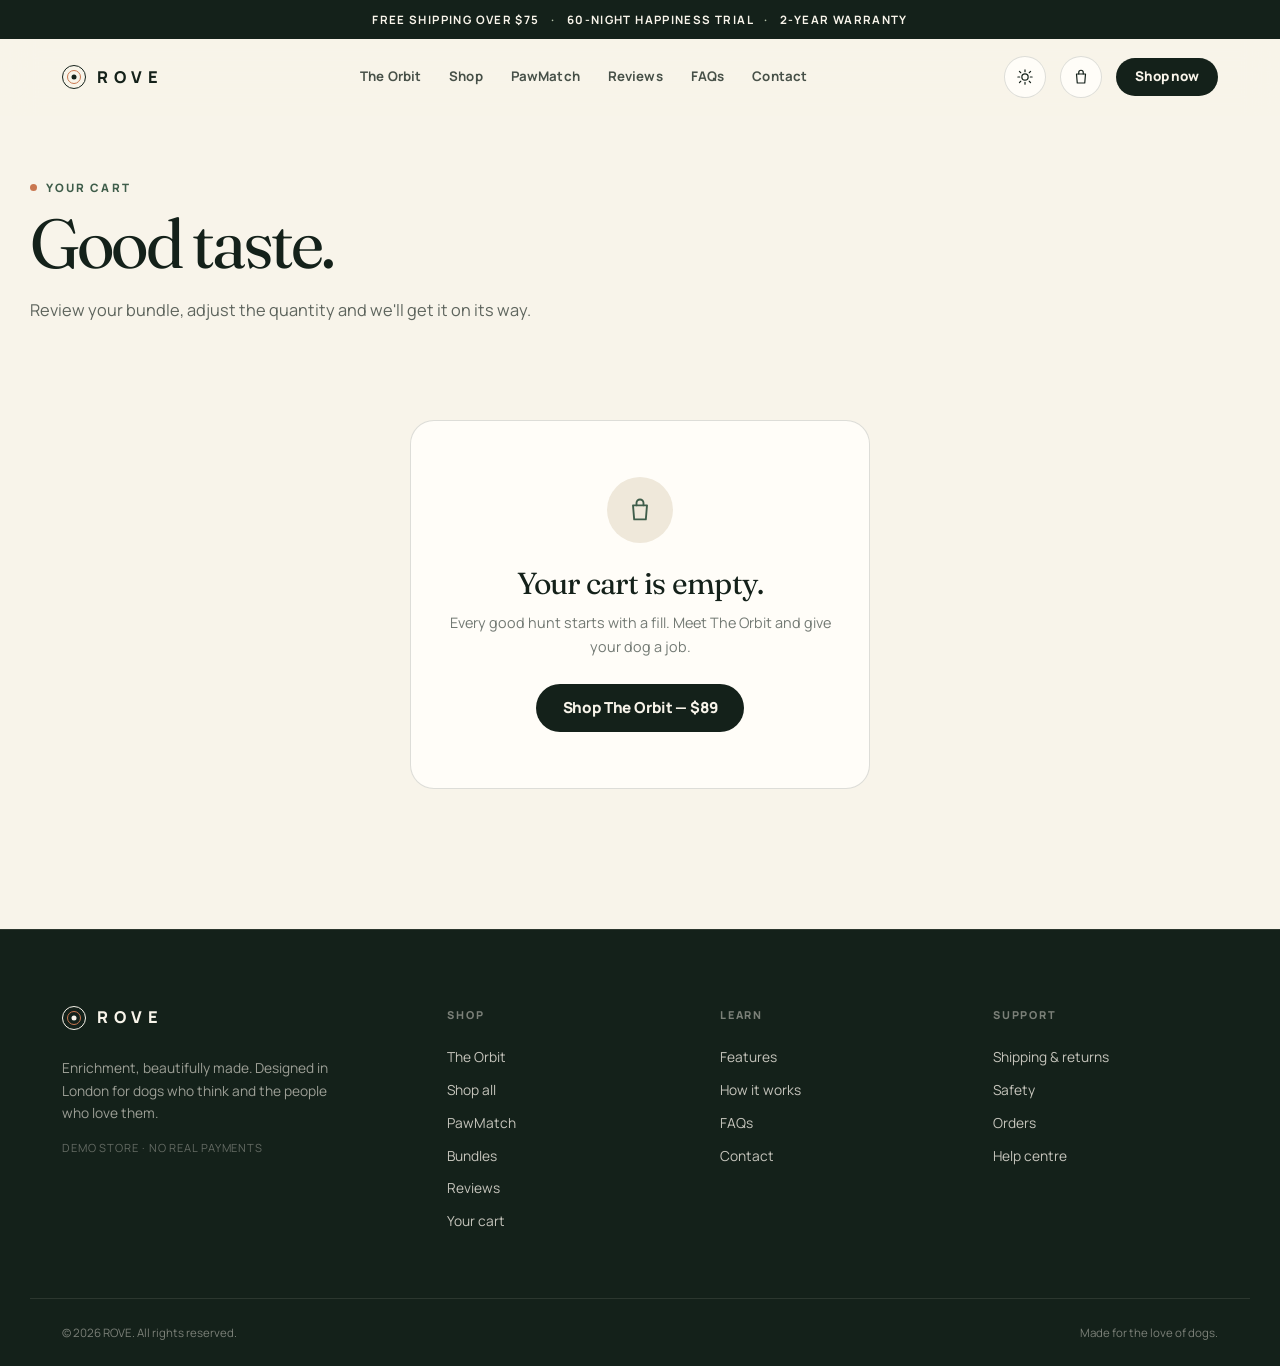
<file: cart.html>
<!doctype html>
<html lang="en">
<head>
  <meta charset="utf-8">
  <meta name="viewport" content="width=device-width, initial-scale=1">
  <title>Your cart — ROVE</title>
  <meta name="description" content="Review your ROVE Orbit bundle, adjust quantities and continue to checkout.">
  <link rel="icon" href="/assets/favicon.svg" type="image/svg+xml">
  <link rel="preconnect" href="https://fonts.googleapis.com">
  <link rel="preconnect" href="https://fonts.gstatic.com" crossorigin>
  <link href="https://fonts.googleapis.com/css2?family=Fraunces:ital,opsz,wght@0,9..144,300..700;1,9..144,300..700&family=Manrope:wght@400;500;600;700;800&display=swap" rel="stylesheet">
  <script>try{var t=localStorage.getItem("rove_theme");if(t!=="dark"&&t!=="light"){t=window.matchMedia&&window.matchMedia("(prefers-color-scheme: dark)").matches?"dark":"light";}document.documentElement.setAttribute("data-theme",t);}catch(e){}</script>
  <link rel="stylesheet" href="/css/styles.css">
</head>
<body>
  <a class="skip-link" href="#main">Skip to content</a>
  <div class="announce">Free shipping over $75 <span>·</span> 60-night happiness trial <span>·</span> 2-year warranty</div>

  <header class="site-header">
    <div class="wrap header-inner">
      <a class="brand" href="/index.html" aria-label="ROVE home">
        <span class="brand-mark" aria-hidden="true"></span>
        <span class="brand-word">ROVE</span>
      </a>
      <nav class="main-nav" aria-label="Main navigation">
        <a href="/product.html">The Orbit</a>
        <a href="/shop.html">Shop</a>
        <a href="/pawmatch.html">PawMatch</a>
        <a href="/index.html#reviews">Reviews</a>
        <a href="/faqs.html">FAQs</a>
        <a href="/contact.html">Contact</a>
      </nav>
      <div class="header-actions">
        <button class="theme-toggle" type="button" data-theme-toggle aria-label="Switch to dark mode">
          <svg class="theme-icon theme-sun" viewBox="0 0 24 24" fill="none" aria-hidden="true"><circle cx="12" cy="12" r="4.2" stroke="currentColor" stroke-width="1.6"/><path d="M12 2.5v2.4M12 19.1v2.4M4.6 4.6l1.7 1.7M17.7 17.7l1.7 1.7M2.5 12h2.4M19.1 12h2.4M4.6 19.4l1.7-1.7M17.7 6.3l1.7-1.7" stroke="currentColor" stroke-width="1.6" stroke-linecap="round"/></svg>
          <svg class="theme-icon theme-moon" viewBox="0 0 24 24" fill="none" aria-hidden="true"><path d="M20 14.5A8.5 8.5 0 0 1 9.5 4 8.5 8.5 0 1 0 20 14.5Z" stroke="currentColor" stroke-width="1.6" stroke-linejoin="round"/></svg>
        </button>
        <a class="cart-link" href="/cart.html" aria-label="Shopping cart">
          <svg viewBox="0 0 24 24" fill="none" aria-hidden="true"><path d="M6 8h12l-1 12H7L6 8Z" stroke="currentColor" stroke-width="1.6" stroke-linejoin="round"/><path d="M9 8V6a3 3 0 0 1 6 0v2" stroke="currentColor" stroke-width="1.6" stroke-linecap="round"/></svg>
          <span class="cart-count" data-cart-count>0</span>
        </a>
        <a class="btn btn-primary btn-sm header-cta" href="/shop.html">Shop now</a>
        <button class="nav-toggle" type="button" aria-label="Open menu" aria-expanded="false" aria-controls="mobile-menu"><span></span></button>
      </div>
    </div>
  </header>

  <div class="mobile-menu" id="mobile-menu">
    <a href="/product.html">The Orbit</a>
    <a href="/shop.html">Shop all</a>
    <a href="/pawmatch.html">PawMatch</a>
    <a href="/index.html#reviews">Reviews</a>
    <a href="/faqs.html">FAQs</a>
    <a href="/contact.html">Contact</a>
    <a class="btn btn-primary btn-block" href="/product.html">Shop the Orbit</a>
  </div>

  <main id="main">
    <div class="wrap cart-page">
      <div class="page-hero" style="padding-top:0;border-bottom:0">
        <span class="eyebrow">Your cart</span>
        <h1>Good taste.</h1>
        <p>Review your bundle, adjust the quantity and we'll get it on its way.</p>
      </div>

      <div class="empty-state" data-cart-empty hidden>
        <span class="empty-icon" aria-hidden="true"><svg viewBox="0 0 24 24" fill="none"><path d="M6 8h12l-1 12H7L6 8Z" stroke="currentColor" stroke-width="1.6" stroke-linejoin="round"/><path d="M9 8V6a3 3 0 0 1 6 0v2" stroke="currentColor" stroke-width="1.6" stroke-linecap="round"/></svg></span>
        <h2>Your cart is empty.</h2>
        <p>Every good hunt starts with a fill. Meet The Orbit and give your dog a job.</p>
        <a class="btn btn-primary" href="/product.html">Shop The Orbit — $89</a>
      </div>

      <div class="cart-layout" data-cart-layout>
        <div>
          <div class="cart-list" data-cart-list></div>
          <a class="link-arrow" href="/product.html" style="margin-top:28px">Continue shopping <svg viewBox="0 0 24 24" fill="none" aria-hidden="true"><path d="M5 12h13M13 6l6 6-6 6" stroke="currentColor" stroke-width="1.8" stroke-linecap="round" stroke-linejoin="round"/></svg></a>
        </div>
        <aside class="summary-card" aria-label="Order summary">
          <h2>Order summary</h2>
          <div class="ship-meter">
            <div class="ship-meter-bar"><span data-ship-progress></span></div>
            <p data-ship-message>Free shipping unlocked.</p>
          </div>
          <div class="summary-row"><span>Subtotal</span><strong data-subtotal>$0.00</strong></div>
          <div class="summary-row"><span>Shipping</span><strong data-shipping>Free</strong></div>
          <div class="summary-row"><span>Estimated tax (8%)</span><strong data-tax>$0.00</strong></div>
          <div class="summary-total"><span>Total</span><strong data-total>$0.00</strong></div>
          <a class="btn btn-primary btn-block" href="/checkout.html" data-checkout-btn>Continue to checkout</a>
          <p class="secure-note"><svg viewBox="0 0 24 24" fill="none" aria-hidden="true"><rect x="5" y="10" width="14" height="10" rx="2" stroke="currentColor" stroke-width="1.6"/><path d="M8 10V7a4 4 0 0 1 8 0v3" stroke="currentColor" stroke-width="1.6"/></svg>Secure checkout · demo payment</p>
        </aside>
      </div>
    </div>
  </main>

  <footer class="site-footer">
    <div class="wrap footer-grid">
      <div class="footer-brand">
        <a class="brand brand-light" href="/index.html" aria-label="ROVE home">
          <span class="brand-mark" aria-hidden="true"></span>
          <span class="brand-word">ROVE</span>
        </a>
        <p>Enrichment, beautifully made. Designed in London for dogs who think and the people who love them.</p>
        <p class="footer-note">Demo store · no real payments</p>
      </div>
      <div class="footer-col">
        <h4>Shop</h4>
        <a href="/product.html">The Orbit</a>
        <a href="/shop.html">Shop all</a>
        <a href="/pawmatch.html">PawMatch</a>
        <a href="/index.html#pricing">Bundles</a>
        <a href="/index.html#reviews">Reviews</a>
        <a href="/cart.html">Your cart</a>
      </div>
      <div class="footer-col">
        <h4>Learn</h4>
        <a href="/index.html#features">Features</a>
        <a href="/index.html#how">How it works</a>
        <a href="/faqs.html">FAQs</a>
        <a href="/contact.html">Contact</a>
      </div>
      <div class="footer-col">
        <h4>Support</h4>
        <a href="/faqs.html#shipping">Shipping &amp; returns</a>
        <a href="/faqs.html#safety">Safety</a>
        <a href="/faqs.html#orders">Orders</a>
        <a href="/contact.html">Help centre</a>
      </div>
    </div>
    <div class="wrap footer-bottom">
      <span>© 2026 ROVE. All rights reserved.</span>
      <span>Made for the love of dogs.</span>
    </div>
  </footer>

  <div class="toast-stack" aria-live="polite"></div>

  <script src="/js/store.js" defer></script>
  <script src="/js/main.js" defer></script>
  <script src="/js/cart-page.js" defer></script>
</body>
</html>
</file>
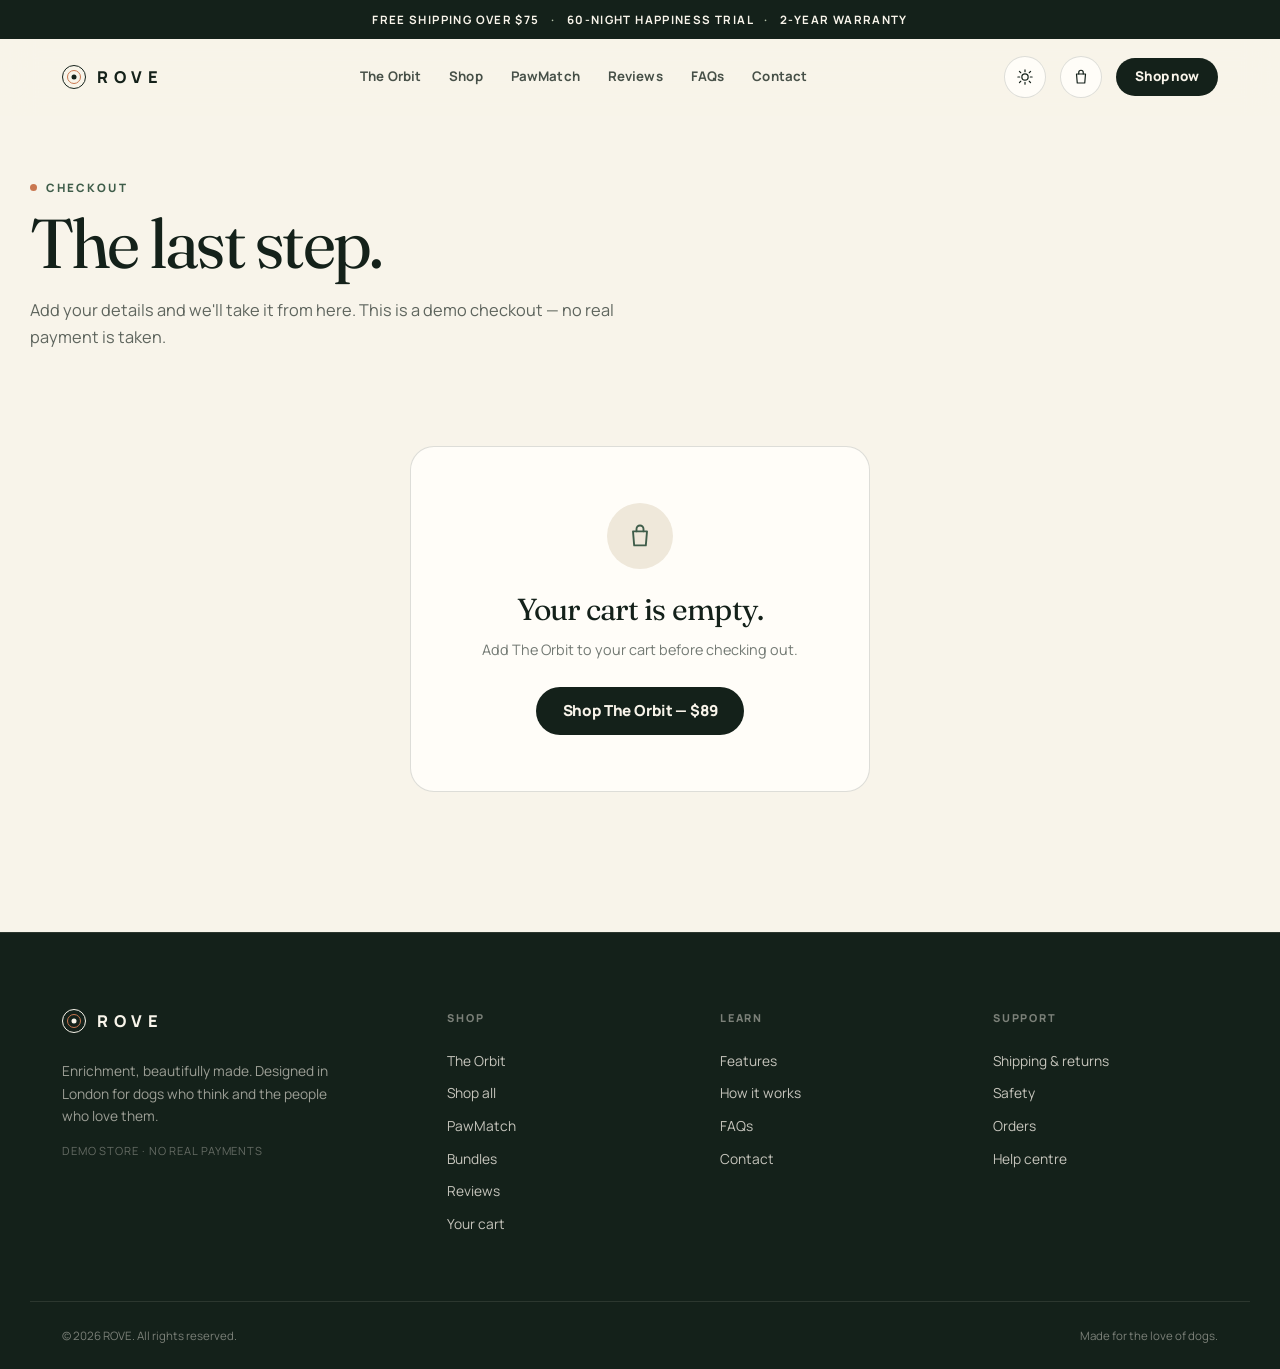
<file: checkout.html>
<!doctype html>
<html lang="en">
<head>
  <meta charset="utf-8">
  <meta name="viewport" content="width=device-width, initial-scale=1">
  <title>Checkout — ROVE</title>
  <meta name="description" content="Secure demo checkout for your ROVE Orbit order.">
  <link rel="icon" href="/assets/favicon.svg" type="image/svg+xml">
  <link rel="preconnect" href="https://fonts.googleapis.com">
  <link rel="preconnect" href="https://fonts.gstatic.com" crossorigin>
  <link href="https://fonts.googleapis.com/css2?family=Fraunces:ital,opsz,wght@0,9..144,300..700;1,9..144,300..700&family=Manrope:wght@400;500;600;700;800&display=swap" rel="stylesheet">
  <script>try{var t=localStorage.getItem("rove_theme");if(t!=="dark"&&t!=="light"){t=window.matchMedia&&window.matchMedia("(prefers-color-scheme: dark)").matches?"dark":"light";}document.documentElement.setAttribute("data-theme",t);}catch(e){}</script>
  <link rel="stylesheet" href="/css/styles.css">
</head>
<body>
  <a class="skip-link" href="#main">Skip to content</a>
  <div class="announce">Free shipping over $75 <span>·</span> 60-night happiness trial <span>·</span> 2-year warranty</div>

  <header class="site-header">
    <div class="wrap header-inner">
      <a class="brand" href="/index.html" aria-label="ROVE home">
        <span class="brand-mark" aria-hidden="true"></span>
        <span class="brand-word">ROVE</span>
      </a>
      <nav class="main-nav" aria-label="Main navigation">
        <a href="/product.html">The Orbit</a>
        <a href="/shop.html">Shop</a>
        <a href="/pawmatch.html">PawMatch</a>
        <a href="/index.html#reviews">Reviews</a>
        <a href="/faqs.html">FAQs</a>
        <a href="/contact.html">Contact</a>
      </nav>
      <div class="header-actions">
        <button class="theme-toggle" type="button" data-theme-toggle aria-label="Switch to dark mode">
          <svg class="theme-icon theme-sun" viewBox="0 0 24 24" fill="none" aria-hidden="true"><circle cx="12" cy="12" r="4.2" stroke="currentColor" stroke-width="1.6"/><path d="M12 2.5v2.4M12 19.1v2.4M4.6 4.6l1.7 1.7M17.7 17.7l1.7 1.7M2.5 12h2.4M19.1 12h2.4M4.6 19.4l1.7-1.7M17.7 6.3l1.7-1.7" stroke="currentColor" stroke-width="1.6" stroke-linecap="round"/></svg>
          <svg class="theme-icon theme-moon" viewBox="0 0 24 24" fill="none" aria-hidden="true"><path d="M20 14.5A8.5 8.5 0 0 1 9.5 4 8.5 8.5 0 1 0 20 14.5Z" stroke="currentColor" stroke-width="1.6" stroke-linejoin="round"/></svg>
        </button>
        <a class="cart-link" href="/cart.html" aria-label="Shopping cart">
          <svg viewBox="0 0 24 24" fill="none" aria-hidden="true"><path d="M6 8h12l-1 12H7L6 8Z" stroke="currentColor" stroke-width="1.6" stroke-linejoin="round"/><path d="M9 8V6a3 3 0 0 1 6 0v2" stroke="currentColor" stroke-width="1.6" stroke-linecap="round"/></svg>
          <span class="cart-count" data-cart-count>0</span>
        </a>
        <a class="btn btn-primary btn-sm header-cta" href="/shop.html">Shop now</a>
        <button class="nav-toggle" type="button" aria-label="Open menu" aria-expanded="false" aria-controls="mobile-menu"><span></span></button>
      </div>
    </div>
  </header>

  <div class="mobile-menu" id="mobile-menu">
    <a href="/product.html">The Orbit</a>
    <a href="/shop.html">Shop all</a>
    <a href="/pawmatch.html">PawMatch</a>
    <a href="/index.html#reviews">Reviews</a>
    <a href="/faqs.html">FAQs</a>
    <a href="/contact.html">Contact</a>
    <a class="btn btn-primary btn-block" href="/product.html">Shop the Orbit</a>
  </div>

  <main id="main">
    <div class="wrap checkout-page">
      <div class="page-hero" style="padding-top:0;border-bottom:0">
        <span class="eyebrow">Checkout</span>
        <h1>The last step.</h1>
        <p>Add your details and we'll take it from here. This is a demo checkout — no real payment is taken.</p>
      </div>

      <div class="empty-state" data-checkout-empty hidden>
        <span class="empty-icon" aria-hidden="true"><svg viewBox="0 0 24 24" fill="none"><path d="M6 8h12l-1 12H7L6 8Z" stroke="currentColor" stroke-width="1.6" stroke-linejoin="round"/><path d="M9 8V6a3 3 0 0 1 6 0v2" stroke="currentColor" stroke-width="1.6" stroke-linecap="round"/></svg></span>
        <h2>Your cart is empty.</h2>
        <p>Add The Orbit to your cart before checking out.</p>
        <a class="btn btn-primary" href="/product.html">Shop The Orbit — $89</a>
      </div>

      <div class="checkout-layout" data-checkout-layout>
        <div>
          <div class="checkout-steps" aria-label="Checkout progress">
            <span class="is-done">Cart</span><span class="sep"></span><span class="is-current">Details</span><span class="sep"></span><span>Payment</span>
          </div>
          <form id="checkout-form" novalidate>
            <div class="form-error" data-checkout-error role="alert"></div>

            <section class="checkout-section">
              <h2><span class="step-num-badge">1</span>Contact</h2>
              <div class="form-grid">
                <div class="field span-2">
                  <label for="email">Email address</label>
                  <input class="input" id="email" name="email" type="email" autocomplete="email" placeholder="you@example.com" required>
                </div>
                <div class="field span-2">
                  <label for="phone">Phone <span class="opt">(optional)</span></label>
                  <input class="input" id="phone" name="phone" type="tel" autocomplete="tel" placeholder="For delivery updates">
                </div>
              </div>
            </section>

            <section class="checkout-section">
              <h2><span class="step-num-badge">2</span>Shipping address</h2>
              <div class="form-grid">
                <div class="field">
                  <label for="firstName">First name</label>
                  <input class="input" id="firstName" name="firstName" type="text" autocomplete="given-name" required>
                </div>
                <div class="field">
                  <label for="lastName">Last name</label>
                  <input class="input" id="lastName" name="lastName" type="text" autocomplete="family-name" required>
                </div>
                <div class="field span-2">
                  <label for="address1">Address</label>
                  <input class="input" id="address1" name="address1" type="text" autocomplete="address-line1" placeholder="Street and number" required>
                </div>
                <div class="field span-2">
                  <label for="address2">Apartment, suite, etc. <span class="opt">(optional)</span></label>
                  <input class="input" id="address2" name="address2" type="text" autocomplete="address-line2">
                </div>
                <div class="field">
                  <label for="city">City</label>
                  <input class="input" id="city" name="city" type="text" autocomplete="address-level2" required>
                </div>
                <div class="field">
                  <label for="region">State / region</label>
                  <input class="input" id="region" name="region" type="text" autocomplete="address-level1" required>
                </div>
                <div class="field">
                  <label for="postal">Postal code</label>
                  <input class="input" id="postal" name="postal" type="text" autocomplete="postal-code" required>
                </div>
                <div class="field">
                  <label for="country">Country</label>
                  <select class="input" id="country" name="country" autocomplete="country-name" required>
                    <option value="">Select country</option>
                    <option value="United States">United States</option>
                    <option value="United Kingdom">United Kingdom</option>
                    <option value="Canada">Canada</option>
                    <option value="Australia">Australia</option>
                    <option value="Ireland">Ireland</option>
                    <option value="Germany">Germany</option>
                    <option value="France">France</option>
                    <option value="Spain">Spain</option>
                    <option value="Italy">Italy</option>
                    <option value="Netherlands">Netherlands</option>
                    <option value="Portugal">Portugal</option>
                    <option value="Sweden">Sweden</option>
                    <option value="Denmark">Denmark</option>
                    <option value="Norway">Norway</option>
                    <option value="New Zealand">New Zealand</option>
                    <option value="Singapore">Singapore</option>
                    <option value="United Arab Emirates">United Arab Emirates</option>
                  </select>
                </div>
              </div>
            </section>

            <section class="checkout-section">
              <h2><span class="step-num-badge">3</span>Payment</h2>
              <div class="pay-methods" role="radiogroup" aria-label="Payment method">
                <label class="pay-method">
                  <input type="radio" name="payment" value="card" checked>
                  <svg viewBox="0 0 24 24" fill="none" aria-hidden="true"><rect x="2.5" y="5" width="19" height="14" rx="2.5" stroke="currentColor" stroke-width="1.6"/><path d="M2.5 9.5h19" stroke="currentColor" stroke-width="1.6"/><path d="M6 15h4" stroke="currentColor" stroke-width="1.6" stroke-linecap="round"/></svg>
                  Credit / debit card
                </label>
                <label class="pay-method">
                  <input type="radio" name="payment" value="cod">
                  <svg viewBox="0 0 24 24" fill="none" aria-hidden="true"><path d="M4 8.5 12 4l8 4.5v7L12 20l-8-4.5v-7Z" stroke="currentColor" stroke-width="1.6" stroke-linejoin="round"/><path d="M4 8.5 12 13l8-4.5M12 13v7" stroke="currentColor" stroke-width="1.6" stroke-linejoin="round"/></svg>
                  Pay on delivery
                </label>
              </div>

              <div class="card-fields" data-card-fields>
                <div class="field">
                  <label for="cardName">Name on card</label>
                  <input class="input" id="cardName" name="cardName" type="text" autocomplete="cc-name" placeholder="Alex Morgan">
                </div>
                <div class="field">
                  <label for="cardNumber">Card number</label>
                  <input class="input" id="cardNumber" name="cardNumber" type="text" inputmode="numeric" autocomplete="cc-number" placeholder="4242 4242 4242 4242" maxlength="23">
                </div>
                <div class="form-grid">
                  <div class="field">
                    <label for="cardExpiry">Expiry</label>
                    <input class="input" id="cardExpiry" name="cardExpiry" type="text" inputmode="numeric" autocomplete="cc-exp" placeholder="MM / YY" maxlength="7">
                  </div>
                  <div class="field">
                    <label for="cardCvc">CVC</label>
                    <input class="input" id="cardCvc" name="cardCvc" type="text" inputmode="numeric" autocomplete="cc-csc" placeholder="123" maxlength="4">
                  </div>
                </div>
                <div class="test-card-row">
                  <span>Simulated payment · use the test card</span>
                  <button type="button" data-test-card>Fill test card</button>
                </div>
              </div>

              <button class="btn btn-primary btn-block" type="submit" data-place-order style="margin-top:22px">Place order — <span data-order-total>$0.00</span></button>
              <p class="secure-note"><svg viewBox="0 0 24 24" fill="none" aria-hidden="true"><rect x="5" y="10" width="14" height="10" rx="2" stroke="currentColor" stroke-width="1.6"/><path d="M8 10V7a4 4 0 0 1 8 0v3" stroke="currentColor" stroke-width="1.6"/></svg>Demo checkout · no real payment is processed</p>
            </section>
          </form>
        </div>

        <aside class="checkout-summary">
          <div class="summary-card">
            <h2>Your order</h2>
            <div class="mini-list" data-checkout-items></div>
            <div class="summary-row"><span>Subtotal</span><strong data-checkout-subtotal>$0.00</strong></div>
            <div class="summary-row"><span>Shipping</span><strong data-checkout-shipping>Free</strong></div>
            <div class="summary-row"><span>Estimated tax (8%)</span><strong data-checkout-tax>$0.00</strong></div>
            <div class="summary-total"><span>Total</span><strong data-checkout-total>$0.00</strong></div>
            <p class="demo-note">This store is a design demo. Orders are saved for confirmation only, and no card is charged.</p>
            <a class="link-arrow" href="/cart.html" style="margin-top:18px;display:inline-flex">Edit cart <svg viewBox="0 0 24 24" fill="none" aria-hidden="true"><path d="M5 12h13M13 6l6 6-6 6" stroke="currentColor" stroke-width="1.8" stroke-linecap="round" stroke-linejoin="round"/></svg></a>
          </div>
        </aside>
      </div>
    </div>
  </main>

  <footer class="site-footer">
    <div class="wrap footer-grid">
      <div class="footer-brand">
        <a class="brand brand-light" href="/index.html" aria-label="ROVE home">
          <span class="brand-mark" aria-hidden="true"></span>
          <span class="brand-word">ROVE</span>
        </a>
        <p>Enrichment, beautifully made. Designed in London for dogs who think and the people who love them.</p>
        <p class="footer-note">Demo store · no real payments</p>
      </div>
      <div class="footer-col">
        <h4>Shop</h4>
        <a href="/product.html">The Orbit</a>
        <a href="/shop.html">Shop all</a>
        <a href="/pawmatch.html">PawMatch</a>
        <a href="/index.html#pricing">Bundles</a>
        <a href="/index.html#reviews">Reviews</a>
        <a href="/cart.html">Your cart</a>
      </div>
      <div class="footer-col">
        <h4>Learn</h4>
        <a href="/index.html#features">Features</a>
        <a href="/index.html#how">How it works</a>
        <a href="/faqs.html">FAQs</a>
        <a href="/contact.html">Contact</a>
      </div>
      <div class="footer-col">
        <h4>Support</h4>
        <a href="/faqs.html#shipping">Shipping &amp; returns</a>
        <a href="/faqs.html#safety">Safety</a>
        <a href="/faqs.html#orders">Orders</a>
        <a href="/contact.html">Help centre</a>
      </div>
    </div>
    <div class="wrap footer-bottom">
      <span>© 2026 ROVE. All rights reserved.</span>
      <span>Made for the love of dogs.</span>
    </div>
  </footer>

  <div class="toast-stack" aria-live="polite"></div>

  <script src="/js/store.js" defer></script>
  <script src="/js/main.js" defer></script>
  <script src="/js/checkout.js" defer></script>
</body>
</html>
</file>
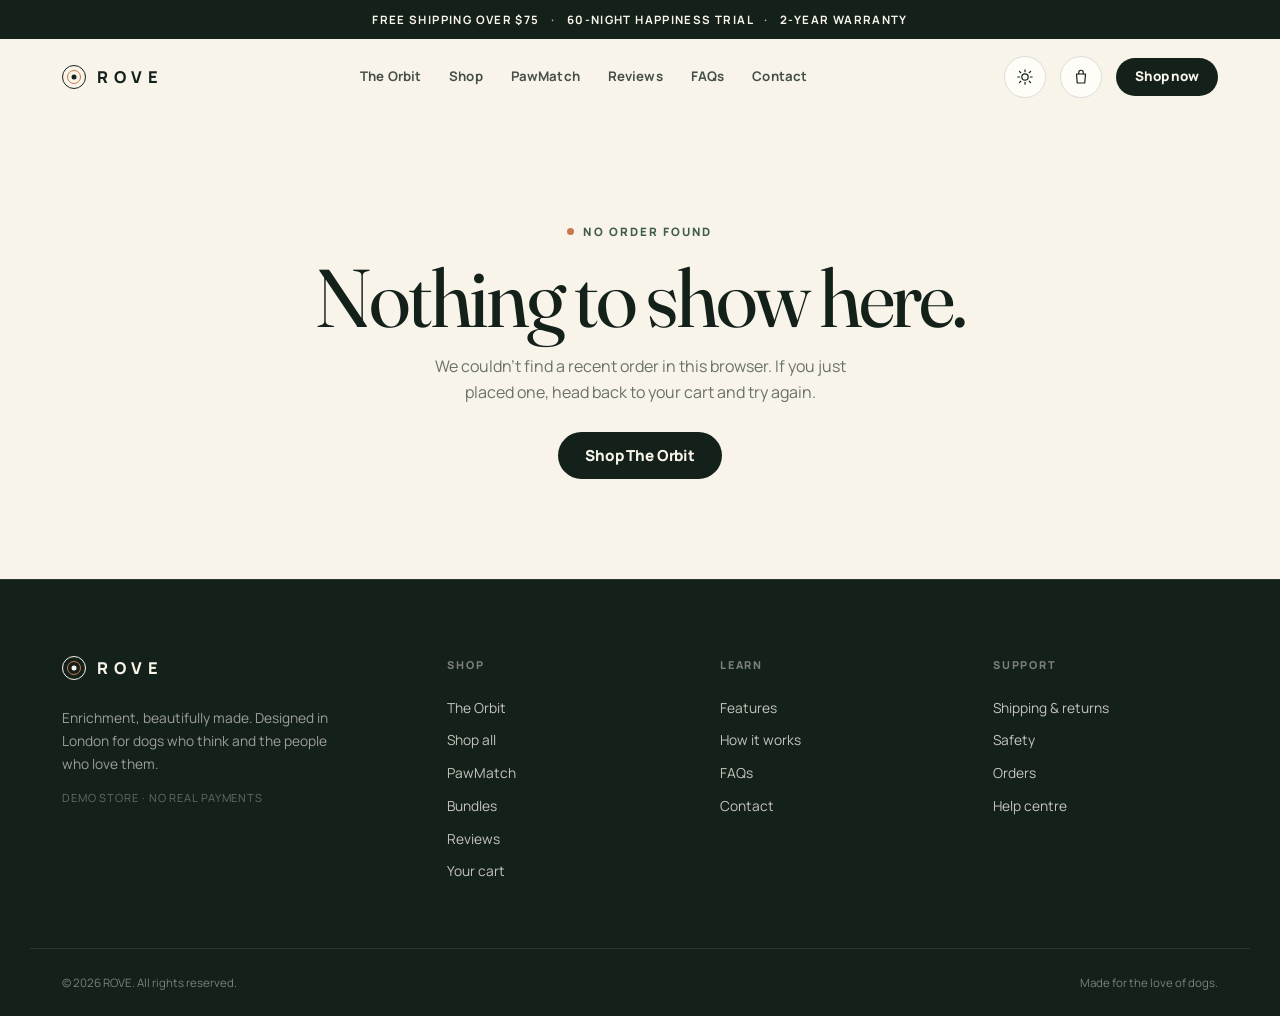
<file: confirmation.html>
<!doctype html>
<html lang="en">
<head>
  <meta charset="utf-8">
  <meta name="viewport" content="width=device-width, initial-scale=1">
  <title>Order confirmed — ROVE</title>
  <meta name="description" content="Your ROVE order is confirmed. Here are your order details and delivery estimate.">
  <meta name="robots" content="noindex">
  <link rel="icon" href="/assets/favicon.svg" type="image/svg+xml">
  <link rel="preconnect" href="https://fonts.googleapis.com">
  <link rel="preconnect" href="https://fonts.gstatic.com" crossorigin>
  <link href="https://fonts.googleapis.com/css2?family=Fraunces:ital,opsz,wght@0,9..144,300..700;1,9..144,300..700&family=Manrope:wght@400;500;600;700;800&display=swap" rel="stylesheet">
  <script>try{var t=localStorage.getItem("rove_theme");if(t!=="dark"&&t!=="light"){t=window.matchMedia&&window.matchMedia("(prefers-color-scheme: dark)").matches?"dark":"light";}document.documentElement.setAttribute("data-theme",t);}catch(e){}</script>
  <link rel="stylesheet" href="/css/styles.css">
</head>
<body>
  <a class="skip-link" href="#main">Skip to content</a>
  <div class="announce">Free shipping over $75 <span>·</span> 60-night happiness trial <span>·</span> 2-year warranty</div>

  <header class="site-header">
    <div class="wrap header-inner">
      <a class="brand" href="/index.html" aria-label="ROVE home">
        <span class="brand-mark" aria-hidden="true"></span>
        <span class="brand-word">ROVE</span>
      </a>
      <nav class="main-nav" aria-label="Main navigation">
        <a href="/product.html">The Orbit</a>
        <a href="/shop.html">Shop</a>
        <a href="/pawmatch.html">PawMatch</a>
        <a href="/index.html#reviews">Reviews</a>
        <a href="/faqs.html">FAQs</a>
        <a href="/contact.html">Contact</a>
      </nav>
      <div class="header-actions">
        <button class="theme-toggle" type="button" data-theme-toggle aria-label="Switch to dark mode">
          <svg class="theme-icon theme-sun" viewBox="0 0 24 24" fill="none" aria-hidden="true"><circle cx="12" cy="12" r="4.2" stroke="currentColor" stroke-width="1.6"/><path d="M12 2.5v2.4M12 19.1v2.4M4.6 4.6l1.7 1.7M17.7 17.7l1.7 1.7M2.5 12h2.4M19.1 12h2.4M4.6 19.4l1.7-1.7M17.7 6.3l1.7-1.7" stroke="currentColor" stroke-width="1.6" stroke-linecap="round"/></svg>
          <svg class="theme-icon theme-moon" viewBox="0 0 24 24" fill="none" aria-hidden="true"><path d="M20 14.5A8.5 8.5 0 0 1 9.5 4 8.5 8.5 0 1 0 20 14.5Z" stroke="currentColor" stroke-width="1.6" stroke-linejoin="round"/></svg>
        </button>
        <a class="cart-link" href="/cart.html" aria-label="Shopping cart">
          <svg viewBox="0 0 24 24" fill="none" aria-hidden="true"><path d="M6 8h12l-1 12H7L6 8Z" stroke="currentColor" stroke-width="1.6" stroke-linejoin="round"/><path d="M9 8V6a3 3 0 0 1 6 0v2" stroke="currentColor" stroke-width="1.6" stroke-linecap="round"/></svg>
          <span class="cart-count" data-cart-count>0</span>
        </a>
        <a class="btn btn-primary btn-sm header-cta" href="/shop.html">Shop now</a>
        <button class="nav-toggle" type="button" aria-label="Open menu" aria-expanded="false" aria-controls="mobile-menu"><span></span></button>
      </div>
    </div>
  </header>

  <div class="mobile-menu" id="mobile-menu">
    <a href="/product.html">The Orbit</a>
    <a href="/shop.html">Shop all</a>
    <a href="/pawmatch.html">PawMatch</a>
    <a href="/index.html#reviews">Reviews</a>
    <a href="/faqs.html">FAQs</a>
    <a href="/contact.html">Contact</a>
    <a class="btn btn-primary btn-block" href="/product.html">Shop the Orbit</a>
  </div>

  <main id="main">
    <div class="wrap">
      <div data-confirm-content hidden>
        <section class="confirm-hero">
          <div class="receipt-only">
            <p style="font-family:var(--serif);font-size:1.8rem">ROVE</p>
          </div>
          <span class="confirm-check" aria-hidden="true"><svg viewBox="0 0 24 24" fill="none"><path d="M4.5 12.5l4.5 4.5 10.5-11" stroke="currentColor" stroke-width="2.4" stroke-linecap="round" stroke-linejoin="round"/></svg></span>
          <span class="eyebrow" style="justify-content:center">Order confirmed</span>
          <h1>The hunt is on.</h1>
          <p>Thank you, <span data-order-first-name>friend</span>. Your order is confirmed and your receipt is below. This is a demo store, so no payment was taken and no email has been sent.</p>
          <div class="order-number"><span>Order</span><strong data-order-id>ROVE-000000</strong></div>
        </section>

        <div class="confirm-layout">
          <div>
            <section class="panel">
              <h2>Your order</h2>
              <div data-order-items></div>
              <div class="summary-row" style="margin-top:12px"><span>Subtotal</span><strong data-order-subtotal>$0.00</strong></div>
              <div class="summary-row"><span>Shipping</span><strong data-order-shipping>Free</strong></div>
              <div class="summary-row"><span>Tax</span><strong data-order-tax>$0.00</strong></div>
              <div class="summary-total"><span>Total paid</span><strong data-order-total>$0.00</strong></div>
            </section>

            <section class="panel" style="margin-top:18px">
              <h2>Delivery details</h2>
              <div class="detail-grid">
                <div class="detail-row">
                  <span>Shipping to</span>
                  <p data-order-address></p>
                </div>
                <div class="detail-row">
                  <span>Estimated delivery</span>
                  <p data-order-delivery></p>
                </div>
                <div class="detail-row">
                  <span>Email</span>
                  <p data-order-email></p>
                </div>
                <div class="detail-row">
                  <span>Payment</span>
                  <p data-order-payment></p>
                </div>
                <div class="detail-row">
                  <span>Order placed</span>
                  <p data-order-placed></p>
                </div>
                <div class="detail-row">
                  <span>Status</span>
                  <p data-order-status>Confirmed</p>
                </div>
              </div>
            </section>
          </div>

          <aside>
            <section class="panel">
              <h2>What happens next</h2>
              <div class="next-steps">
                <div class="next-step">
                  <span class="next-step-num">1</span>
                  <div><strong>We pack your Orbit</strong><p>Dispatched within 1–2 business days from our studio.</p></div>
                </div>
                <div class="next-step">
                  <span class="next-step-num">2</span>
                  <div><strong>Tracking lands in your inbox</strong><p>In a real store, this is where the tracking email arrives. Here, your receipt is the record.</p></div>
                </div>
                <div class="next-step">
                  <span class="next-step-num">3</span>
                  <div><strong>The first hunt</strong><p>Start at level one for a few days, then twist to level two. Confidence first.</p></div>
                </div>
              </div>
            </section>

            <section class="panel" style="margin-top:18px">
              <h2>Need a hand?</h2>
              <p style="font-size:0.84rem;color:rgba(20,33,26,.66);margin-bottom:14px">Questions about your order, sizing or the 60-night trial? We're happy to help.</p>
              <a class="link-arrow" href="/contact.html">Contact support <svg viewBox="0 0 24 24" fill="none" aria-hidden="true"><path d="M5 12h13M13 6l6 6-6 6" stroke="currentColor" stroke-width="1.8" stroke-linecap="round" stroke-linejoin="round"/></svg></a>
            </section>

            <div class="confirm-actions">
              <a class="btn btn-primary" href="/product.html">Keep shopping</a>
              <button class="btn btn-ghost" type="button" data-print>Print receipt</button>
            </div>
          </aside>
        </div>
      </div>

      <div class="not-found" data-order-missing hidden>
        <span class="eyebrow" style="justify-content:center">No order found</span>
        <h1>Nothing to show here.</h1>
        <p>We couldn't find a recent order in this browser. If you just placed one, head back to your cart and try again.</p>
        <a class="btn btn-primary" href="/product.html">Shop The Orbit</a>
      </div>
    </div>
  </main>

  <footer class="site-footer">
    <div class="wrap footer-grid">
      <div class="footer-brand">
        <a class="brand brand-light" href="/index.html" aria-label="ROVE home">
          <span class="brand-mark" aria-hidden="true"></span>
          <span class="brand-word">ROVE</span>
        </a>
        <p>Enrichment, beautifully made. Designed in London for dogs who think and the people who love them.</p>
        <p class="footer-note">Demo store · no real payments</p>
      </div>
      <div class="footer-col">
        <h4>Shop</h4>
        <a href="/product.html">The Orbit</a>
        <a href="/shop.html">Shop all</a>
        <a href="/pawmatch.html">PawMatch</a>
        <a href="/index.html#pricing">Bundles</a>
        <a href="/index.html#reviews">Reviews</a>
        <a href="/cart.html">Your cart</a>
      </div>
      <div class="footer-col">
        <h4>Learn</h4>
        <a href="/index.html#features">Features</a>
        <a href="/index.html#how">How it works</a>
        <a href="/faqs.html">FAQs</a>
        <a href="/contact.html">Contact</a>
      </div>
      <div class="footer-col">
        <h4>Support</h4>
        <a href="/faqs.html#shipping">Shipping &amp; returns</a>
        <a href="/faqs.html#safety">Safety</a>
        <a href="/faqs.html#orders">Orders</a>
        <a href="/contact.html">Help centre</a>
      </div>
    </div>
    <div class="wrap footer-bottom">
      <span>© 2026 ROVE. All rights reserved.</span>
      <span>Made for the love of dogs.</span>
    </div>
  </footer>

  <div class="toast-stack" aria-live="polite"></div>

  <script src="/js/store.js" defer></script>
  <script src="/js/main.js" defer></script>
  <script src="/js/confirmation.js" defer></script>
</body>
</html>
</file>
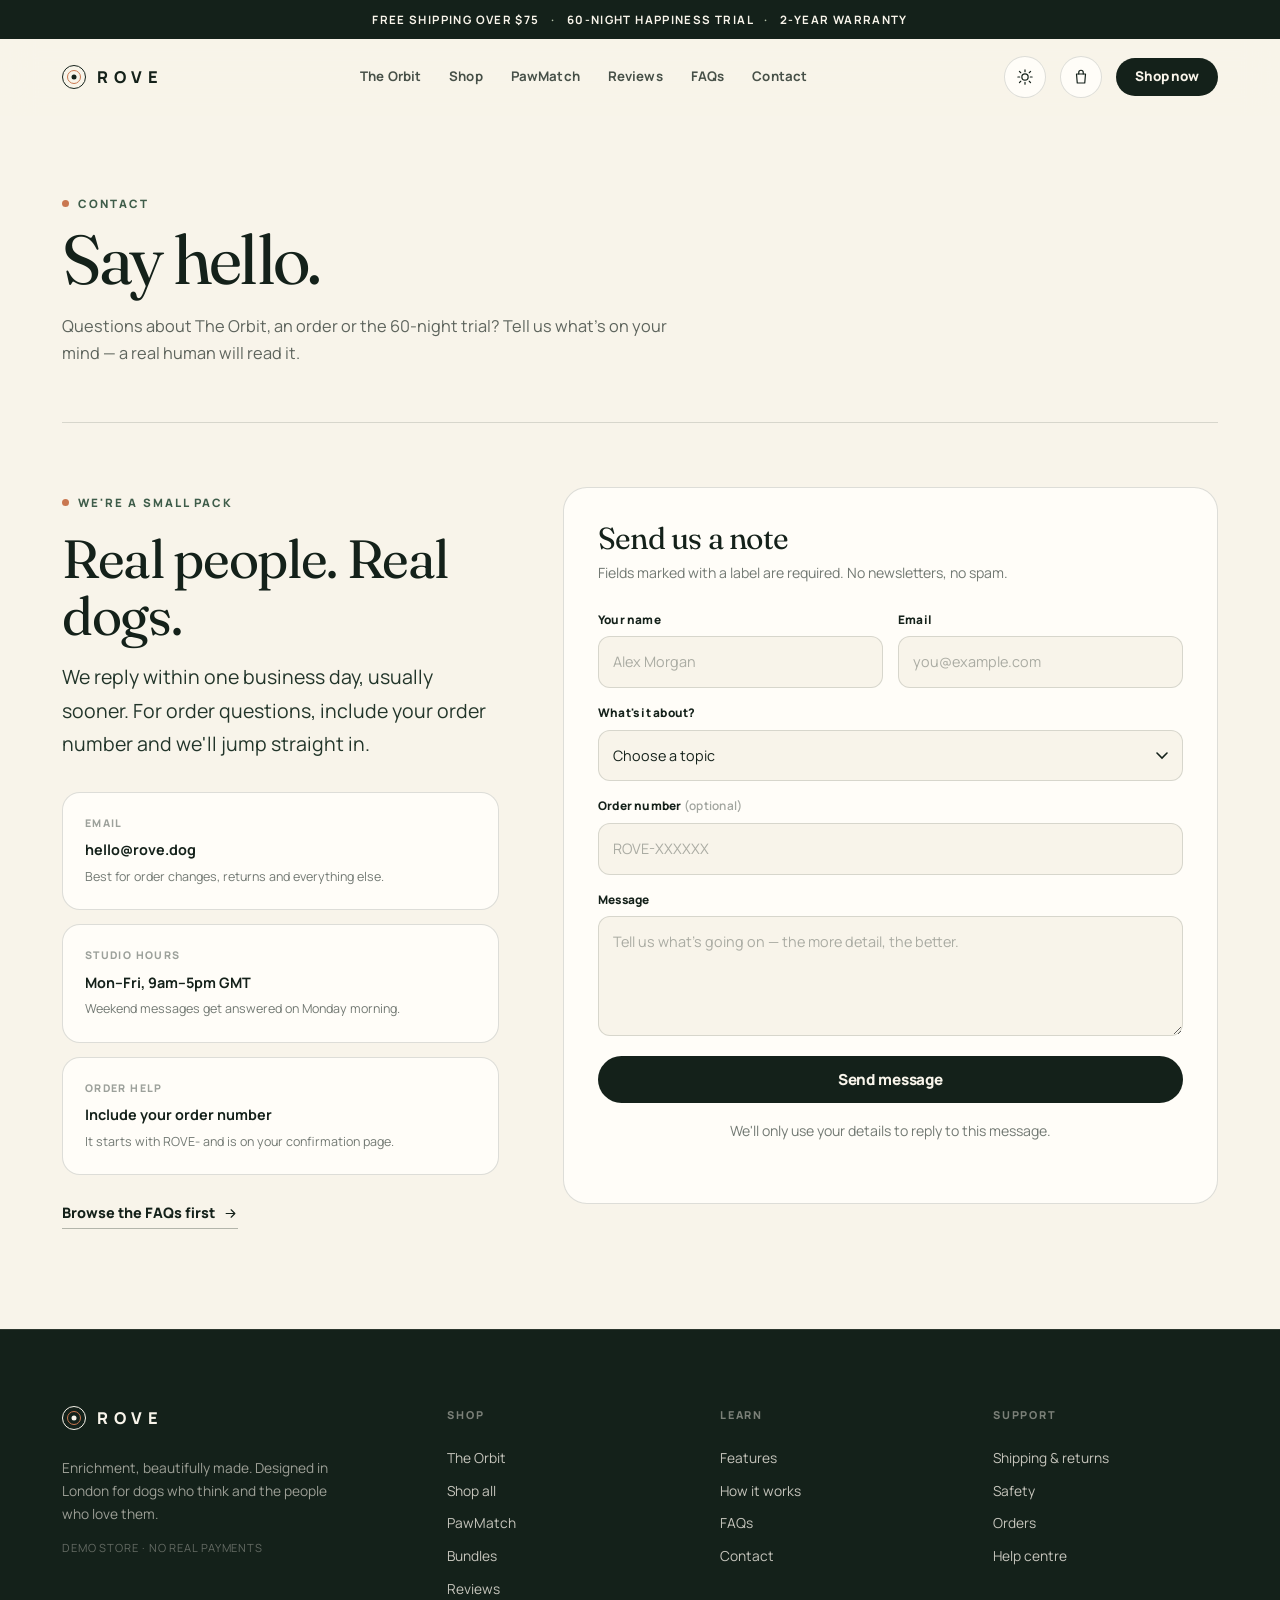
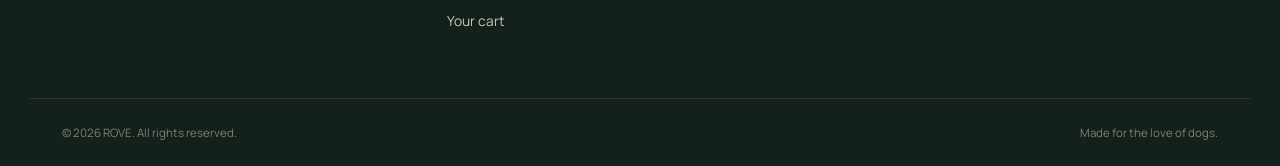
<file: contact.html>
<!doctype html>
<html lang="en">
<head>
  <meta charset="utf-8">
  <meta name="viewport" content="width=device-width, initial-scale=1">
  <title>Contact — ROVE</title>
  <meta name="description" content="Talk to the ROVE team about The Orbit, orders, shipping, the 60-night trial or anything dog-related.">
  <link rel="icon" href="/assets/favicon.svg" type="image/svg+xml">
  <link rel="preconnect" href="https://fonts.googleapis.com">
  <link rel="preconnect" href="https://fonts.gstatic.com" crossorigin>
  <link href="https://fonts.googleapis.com/css2?family=Fraunces:ital,opsz,wght@0,9..144,300..700;1,9..144,300..700&family=Manrope:wght@400;500;600;700;800&display=swap" rel="stylesheet">
  <script>try{var t=localStorage.getItem("rove_theme");if(t!=="dark"&&t!=="light"){t=window.matchMedia&&window.matchMedia("(prefers-color-scheme: dark)").matches?"dark":"light";}document.documentElement.setAttribute("data-theme",t);}catch(e){}</script>
  <link rel="stylesheet" href="/css/styles.css">
</head>
<body>
  <a class="skip-link" href="#main">Skip to content</a>
  <div class="announce">Free shipping over $75 <span>·</span> 60-night happiness trial <span>·</span> 2-year warranty</div>

  <header class="site-header">
    <div class="wrap header-inner">
      <a class="brand" href="/index.html" aria-label="ROVE home">
        <span class="brand-mark" aria-hidden="true"></span>
        <span class="brand-word">ROVE</span>
      </a>
      <nav class="main-nav" aria-label="Main navigation">
        <a href="/product.html">The Orbit</a>
        <a href="/shop.html">Shop</a>
        <a href="/pawmatch.html">PawMatch</a>
        <a href="/index.html#reviews">Reviews</a>
        <a href="/faqs.html">FAQs</a>
        <a href="/contact.html" aria-current="page">Contact</a>
      </nav>
      <div class="header-actions">
        <button class="theme-toggle" type="button" data-theme-toggle aria-label="Switch to dark mode">
          <svg class="theme-icon theme-sun" viewBox="0 0 24 24" fill="none" aria-hidden="true"><circle cx="12" cy="12" r="4.2" stroke="currentColor" stroke-width="1.6"/><path d="M12 2.5v2.4M12 19.1v2.4M4.6 4.6l1.7 1.7M17.7 17.7l1.7 1.7M2.5 12h2.4M19.1 12h2.4M4.6 19.4l1.7-1.7M17.7 6.3l1.7-1.7" stroke="currentColor" stroke-width="1.6" stroke-linecap="round"/></svg>
          <svg class="theme-icon theme-moon" viewBox="0 0 24 24" fill="none" aria-hidden="true"><path d="M20 14.5A8.5 8.5 0 0 1 9.5 4 8.5 8.5 0 1 0 20 14.5Z" stroke="currentColor" stroke-width="1.6" stroke-linejoin="round"/></svg>
        </button>
        <a class="cart-link" href="/cart.html" aria-label="Shopping cart">
          <svg viewBox="0 0 24 24" fill="none" aria-hidden="true"><path d="M6 8h12l-1 12H7L6 8Z" stroke="currentColor" stroke-width="1.6" stroke-linejoin="round"/><path d="M9 8V6a3 3 0 0 1 6 0v2" stroke="currentColor" stroke-width="1.6" stroke-linecap="round"/></svg>
          <span class="cart-count" data-cart-count>0</span>
        </a>
        <a class="btn btn-primary btn-sm header-cta" href="/shop.html">Shop now</a>
        <button class="nav-toggle" type="button" aria-label="Open menu" aria-expanded="false" aria-controls="mobile-menu"><span></span></button>
      </div>
    </div>
  </header>

  <div class="mobile-menu" id="mobile-menu">
    <a href="/product.html">The Orbit</a>
    <a href="/shop.html">Shop all</a>
    <a href="/pawmatch.html">PawMatch</a>
    <a href="/index.html#reviews">Reviews</a>
    <a href="/faqs.html">FAQs</a>
    <a href="/contact.html">Contact</a>
    <a class="btn btn-primary btn-block" href="/product.html">Shop the Orbit</a>
  </div>

  <main id="main">
    <div class="wrap">
      <div class="page-hero">
        <span class="eyebrow">Contact</span>
        <h1>Say hello.</h1>
        <p>Questions about The Orbit, an order or the 60-night trial? Tell us what's on your mind — a real human will read it.</p>
      </div>

      <div class="contact-page">
        <div class="contact-layout">
          <div>
            <span class="eyebrow">We're a small pack</span>
            <h2 style="margin-bottom:16px">Real people. Real dogs.</h2>
            <p class="lead">We reply within one business day, usually sooner. For order questions, include your order number and we'll jump straight in.</p>
            <div class="contact-cards">
              <div class="contact-card">
                <span>Email</span>
                <strong>hello@rove.dog</strong>
                <p>Best for order changes, returns and everything else.</p>
              </div>
              <div class="contact-card">
                <span>Studio hours</span>
                <strong>Mon–Fri, 9am–5pm GMT</strong>
                <p>Weekend messages get answered on Monday morning.</p>
              </div>
              <div class="contact-card">
                <span>Order help</span>
                <strong>Include your order number</strong>
                <p>It starts with ROVE- and is on your confirmation page.</p>
              </div>
            </div>
            <a class="link-arrow" href="/faqs.html" style="margin-top:26px">Browse the FAQs first <svg viewBox="0 0 24 24" fill="none" aria-hidden="true"><path d="M5 12h13M13 6l6 6-6 6" stroke="currentColor" stroke-width="1.8" stroke-linecap="round" stroke-linejoin="round"/></svg></a>
          </div>

          <div>
            <form class="contact-form" id="contact-form" novalidate>
              <h2>Send us a note</h2>
              <p>Fields marked with a label are required. No newsletters, no spam.</p>
              <div class="form-error" data-contact-error role="alert"></div>
              <div class="form-grid">
                <div class="field">
                  <label for="contactName">Your name</label>
                  <input class="input" id="contactName" name="name" type="text" autocomplete="name" placeholder="Alex Morgan" required>
                </div>
                <div class="field">
                  <label for="contactEmail">Email</label>
                  <input class="input" id="contactEmail" name="email" type="email" autocomplete="email" placeholder="you@example.com" required>
                </div>
                <div class="field span-2">
                  <label for="contactTopic">What's it about?</label>
                  <select class="input" id="contactTopic" name="topic" required>
                    <option value="">Choose a topic</option>
                    <option value="Product question">Product question</option>
                    <option value="Order or delivery">Order or delivery</option>
                    <option value="Returns and trial">Returns and trial</option>
                    <option value="Warranty">Warranty</option>
                    <option value="Wholesale">Wholesale</option>
                    <option value="Something else">Something else</option>
                  </select>
                </div>
                <div class="field span-2">
                  <label for="contactOrder">Order number <span class="opt">(optional)</span></label>
                  <input class="input" id="contactOrder" name="orderNumber" type="text" placeholder="ROVE-XXXXXX">
                </div>
                <div class="field span-2">
                  <label for="contactMessage">Message</label>
                  <textarea class="input" id="contactMessage" name="message" placeholder="Tell us what's going on — the more detail, the better." required></textarea>
                </div>
              </div>
              <button class="btn btn-primary btn-block" type="submit" data-contact-submit>Send message</button>
              <p class="secure-note">We'll only use your details to reply to this message.</p>
            </form>

            <div class="success-panel" data-contact-success>
              <span class="confirm-check" aria-hidden="true"><svg viewBox="0 0 24 24" fill="none"><path d="M4.5 12.5l4.5 4.5 10.5-11" stroke="currentColor" stroke-width="2.4" stroke-linecap="round" stroke-linejoin="round"/></svg></span>
              <h2>Message received.</h2>
              <p>Thanks, <span data-contact-name>friend</span>. Your message is with our team and we'll reply within one business day. Your reference is <strong data-contact-ticket>ROVE-C-000000</strong>.</p>
              <a class="btn btn-ghost" href="/index.html">Back to home</a>
            </div>
          </div>
        </div>
      </div>
    </div>
  </main>

  <footer class="site-footer">
    <div class="wrap footer-grid">
      <div class="footer-brand">
        <a class="brand brand-light" href="/index.html" aria-label="ROVE home">
          <span class="brand-mark" aria-hidden="true"></span>
          <span class="brand-word">ROVE</span>
        </a>
        <p>Enrichment, beautifully made. Designed in London for dogs who think and the people who love them.</p>
        <p class="footer-note">Demo store · no real payments</p>
      </div>
      <div class="footer-col">
        <h4>Shop</h4>
        <a href="/product.html">The Orbit</a>
        <a href="/shop.html">Shop all</a>
        <a href="/pawmatch.html">PawMatch</a>
        <a href="/index.html#pricing">Bundles</a>
        <a href="/index.html#reviews">Reviews</a>
        <a href="/cart.html">Your cart</a>
      </div>
      <div class="footer-col">
        <h4>Learn</h4>
        <a href="/index.html#features">Features</a>
        <a href="/index.html#how">How it works</a>
        <a href="/faqs.html">FAQs</a>
        <a href="/contact.html">Contact</a>
      </div>
      <div class="footer-col">
        <h4>Support</h4>
        <a href="/faqs.html#shipping">Shipping &amp; returns</a>
        <a href="/faqs.html#safety">Safety</a>
        <a href="/faqs.html#orders">Orders</a>
        <a href="/contact.html">Help centre</a>
      </div>
    </div>
    <div class="wrap footer-bottom">
      <span>© 2026 ROVE. All rights reserved.</span>
      <span>Made for the love of dogs.</span>
    </div>
  </footer>

  <div class="toast-stack" aria-live="polite"></div>

  <script src="/js/store.js" defer></script>
  <script src="/js/main.js" defer></script>
  <script src="/js/contact.js" defer></script>
</body>
</html>
</file>
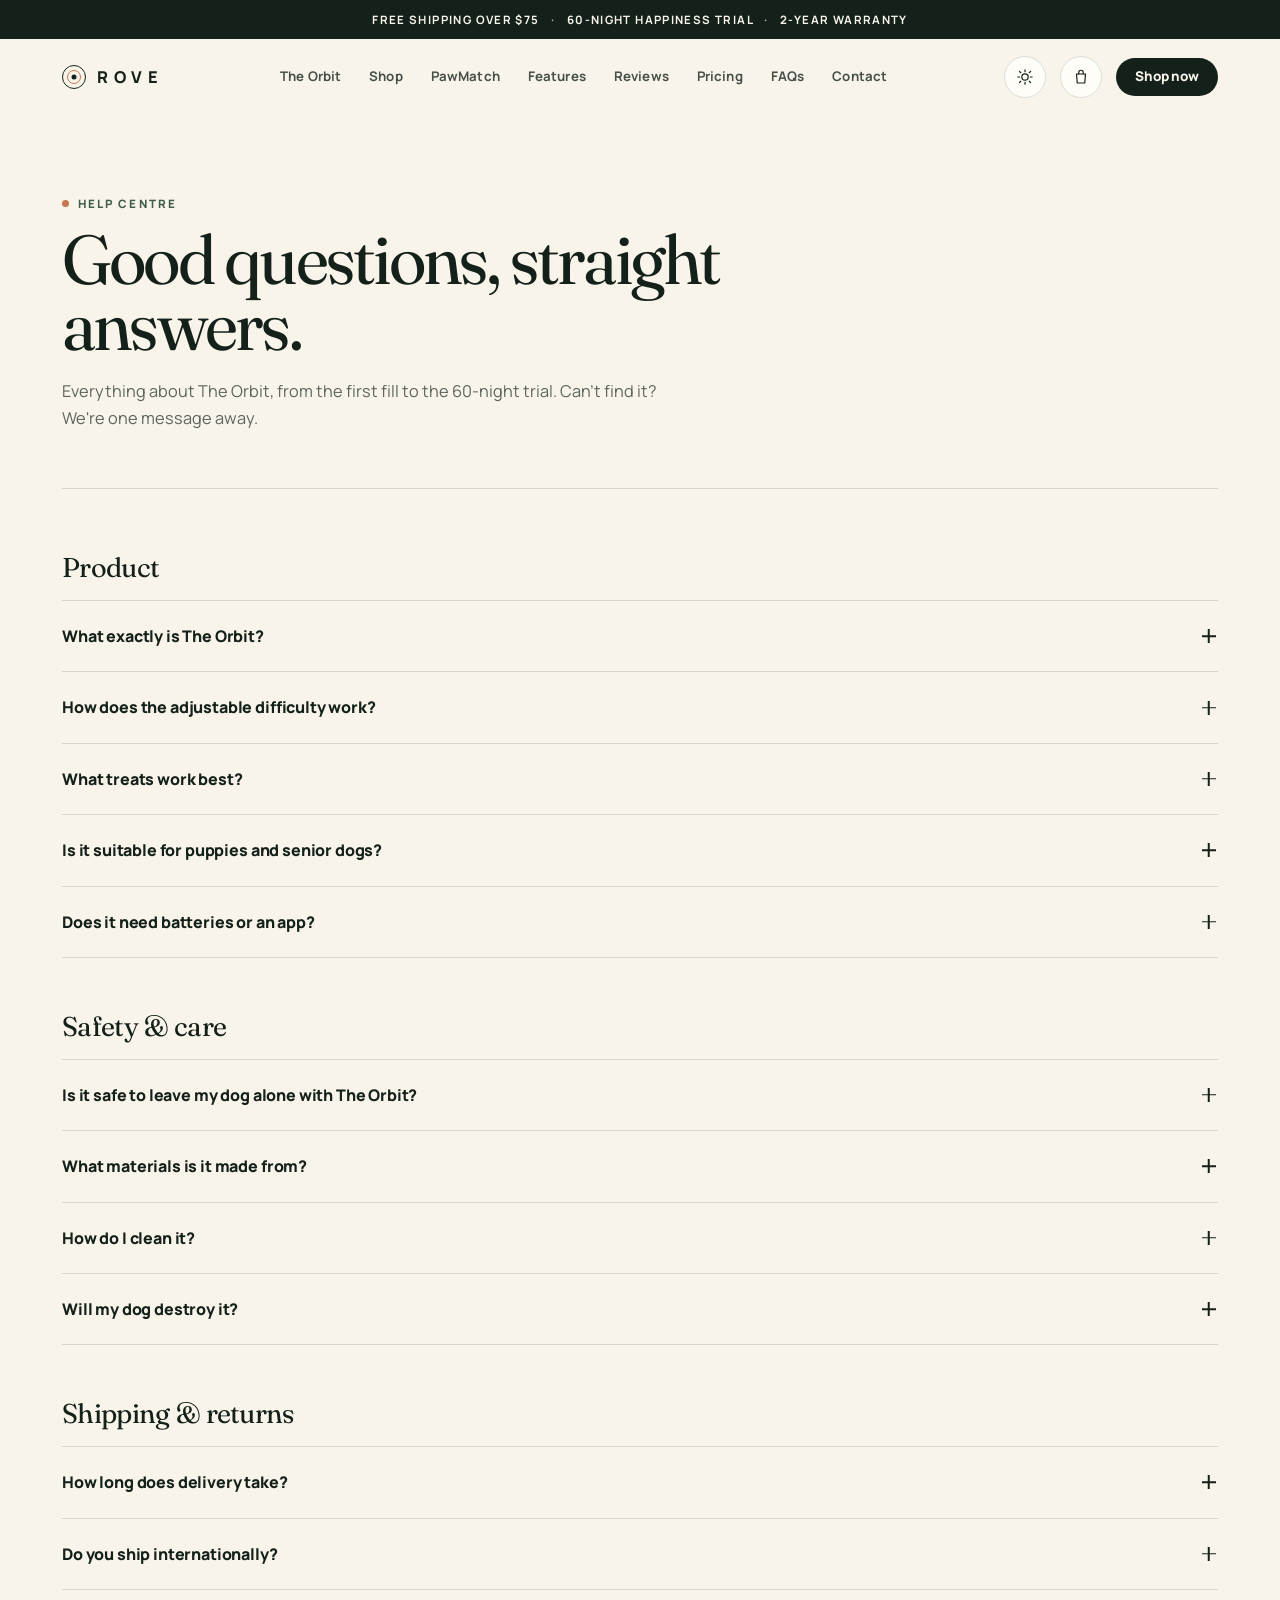
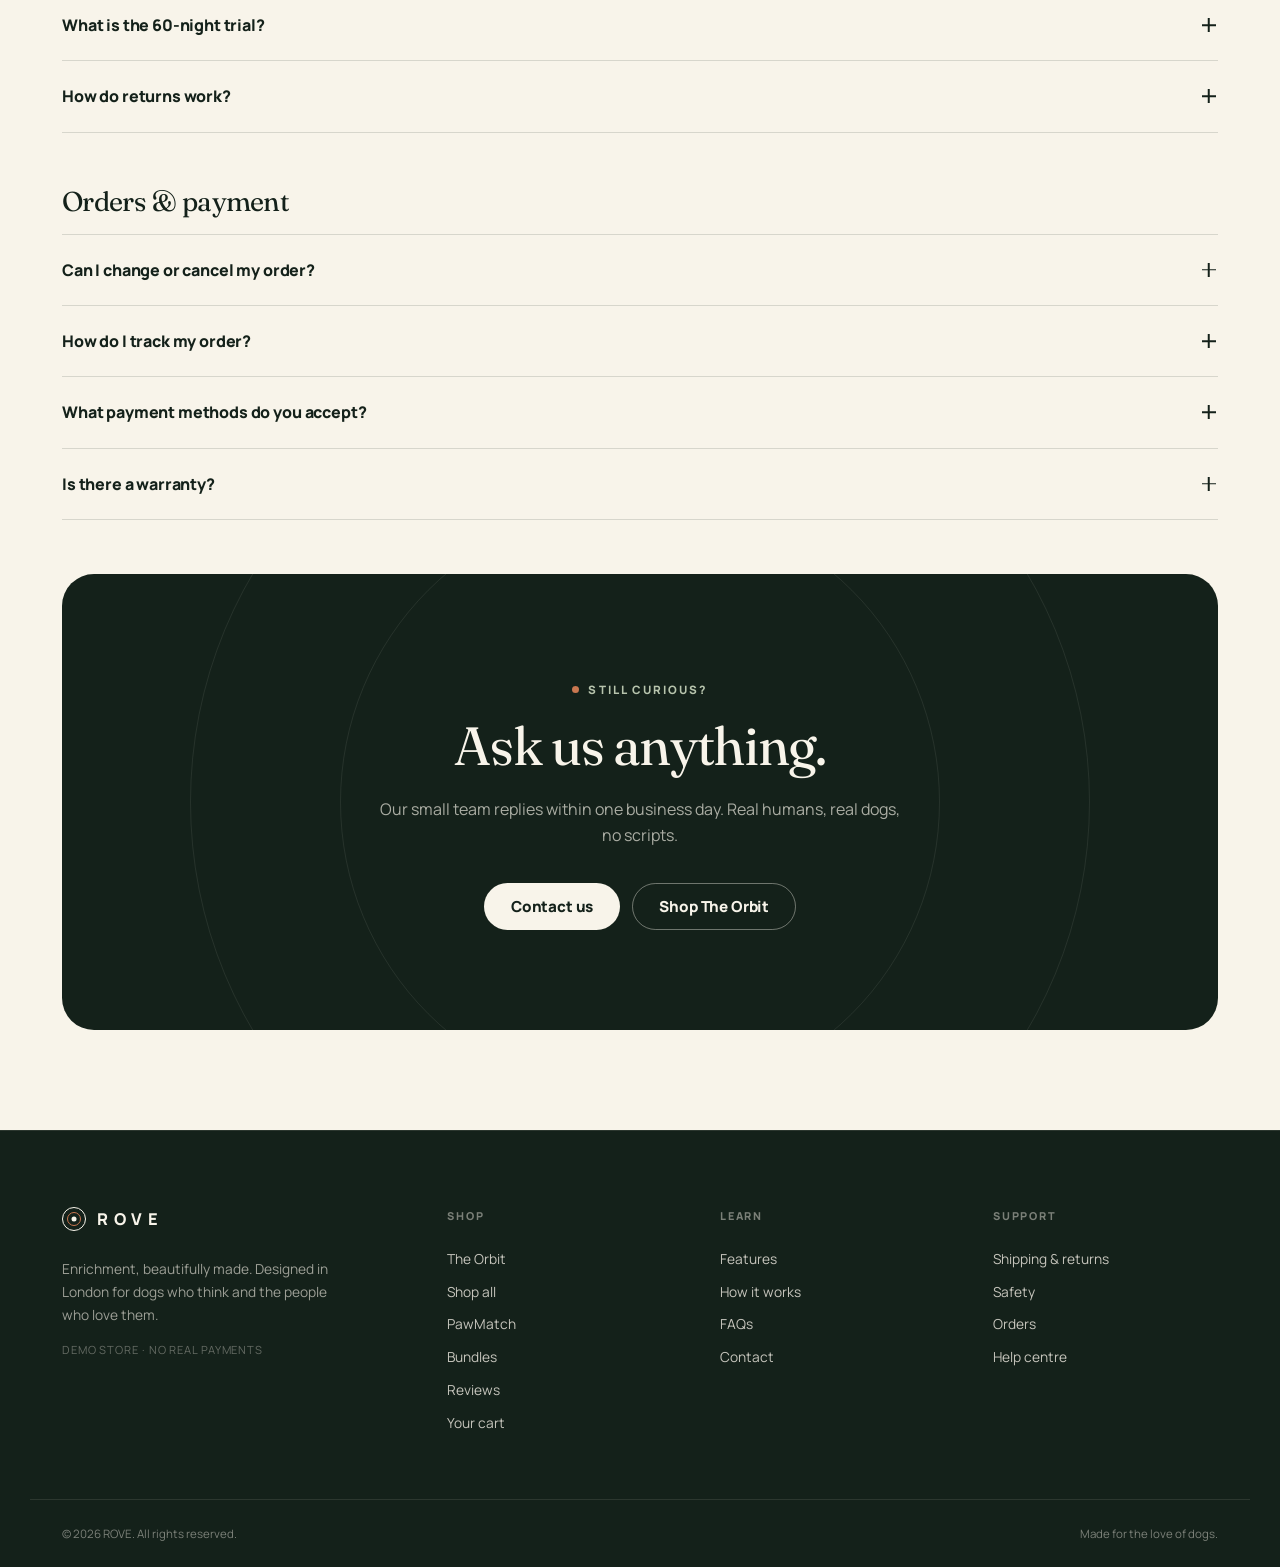
<file: faqs.html>
<!doctype html>
<html lang="en">
<head>
  <meta charset="utf-8">
  <meta name="viewport" content="width=device-width, initial-scale=1">
  <title>FAQs — ROVE</title>
  <meta name="description" content="Answers about The Orbit, safety, materials, shipping, returns, orders and the 60-night trial.">
  <link rel="icon" href="/assets/favicon.svg" type="image/svg+xml">
  <link rel="preconnect" href="https://fonts.googleapis.com">
  <link rel="preconnect" href="https://fonts.gstatic.com" crossorigin>
  <link href="https://fonts.googleapis.com/css2?family=Fraunces:ital,opsz,wght@0,9..144,300..700;1,9..144,300..700&family=Manrope:wght@400;500;600;700;800&display=swap" rel="stylesheet">
  <script>try{var t=localStorage.getItem("rove_theme");if(t!=="dark"&&t!=="light"){t=window.matchMedia&&window.matchMedia("(prefers-color-scheme: dark)").matches?"dark":"light";}document.documentElement.setAttribute("data-theme",t);}catch(e){}</script>
  <link rel="stylesheet" href="/css/styles.css">
</head>
<body>
  <a class="skip-link" href="#main">Skip to content</a>
  <div class="announce">Free shipping over $75 <span>·</span> 60-night happiness trial <span>·</span> 2-year warranty</div>

  <header class="site-header">
    <div class="wrap header-inner">
      <a class="brand" href="/index.html" aria-label="ROVE home">
        <span class="brand-mark" aria-hidden="true"></span>
        <span class="brand-word">ROVE</span>
      </a>
      <nav class="main-nav" aria-label="Main navigation">
        <a href="/product.html">The Orbit</a>
        <a href="/shop.html">Shop</a>
        <a href="/pawmatch.html">PawMatch</a>
        <a href="/index.html#features">Features</a>
        <a href="/index.html#reviews">Reviews</a>
        <a href="/index.html#pricing">Pricing</a>
        <a href="/faqs.html" aria-current="page">FAQs</a>
        <a href="/contact.html">Contact</a>
      </nav>
      <div class="header-actions">
        <button class="theme-toggle" type="button" data-theme-toggle aria-label="Switch to dark mode">
          <svg class="theme-icon theme-sun" viewBox="0 0 24 24" fill="none" aria-hidden="true"><circle cx="12" cy="12" r="4.2" stroke="currentColor" stroke-width="1.6"/><path d="M12 2.5v2.4M12 19.1v2.4M4.6 4.6l1.7 1.7M17.7 17.7l1.7 1.7M2.5 12h2.4M19.1 12h2.4M4.6 19.4l1.7-1.7M17.7 6.3l1.7-1.7" stroke="currentColor" stroke-width="1.6" stroke-linecap="round"/></svg>
          <svg class="theme-icon theme-moon" viewBox="0 0 24 24" fill="none" aria-hidden="true"><path d="M20 14.5A8.5 8.5 0 0 1 9.5 4 8.5 8.5 0 1 0 20 14.5Z" stroke="currentColor" stroke-width="1.6" stroke-linejoin="round"/></svg>
        </button>
        <a class="cart-link" href="/cart.html" aria-label="Shopping cart">
          <svg viewBox="0 0 24 24" fill="none" aria-hidden="true"><path d="M6 8h12l-1 12H7L6 8Z" stroke="currentColor" stroke-width="1.6" stroke-linejoin="round"/><path d="M9 8V6a3 3 0 0 1 6 0v2" stroke="currentColor" stroke-width="1.6" stroke-linecap="round"/></svg>
          <span class="cart-count" data-cart-count>0</span>
        </a>
        <a class="btn btn-primary btn-sm header-cta" href="/shop.html">Shop now</a>
        <button class="nav-toggle" type="button" aria-label="Open menu" aria-expanded="false" aria-controls="mobile-menu"><span></span></button>
      </div>
    </div>
  </header>

  <div class="mobile-menu" id="mobile-menu">
    <a href="/product.html">The Orbit</a>
    <a href="/shop.html">Shop all</a>
    <a href="/pawmatch.html">PawMatch</a>
    <a href="/index.html#reviews">Reviews</a>
    <a href="/faqs.html">FAQs</a>
    <a href="/contact.html">Contact</a>
    <a class="btn btn-primary btn-block" href="/product.html">Shop the Orbit</a>
  </div>

  <main id="main">
    <div class="wrap">
      <div class="page-hero">
        <span class="eyebrow">Help centre</span>
        <h1>Good questions, straight answers.</h1>
        <p>Everything about The Orbit, from the first fill to the 60-night trial. Can't find it? We're one message away.</p>
      </div>

      <div class="faq-page">
        <section class="faq-category" id="product">
          <h2>Product</h2>
          <div class="acc" data-accordion="single">
            <div class="acc-item">
              <button class="acc-trigger" type="button" aria-expanded="false" aria-controls="f-1">What exactly is The Orbit?<span class="acc-icon" aria-hidden="true"></span></button>
              <div class="acc-panel" id="f-1"><div class="acc-inner"><p>The Orbit is a mechanical enrichment puzzle for dogs. Three rotating rings sit around a slow-feed core; you hide kibble or treats in the channels and pockets, set the difficulty, and your dog works the puzzle out with their nose and paws.</p><p>There are no batteries, motors or app. It's designed to be left out, cleaned in the dishwasher and used every day.</p></div></div>
            </div>
            <div class="acc-item">
              <button class="acc-trigger" type="button" aria-expanded="false" aria-controls="f-2">How does the adjustable difficulty work?<span class="acc-icon" aria-hidden="true"></span></button>
              <div class="acc-panel" id="f-2"><div class="acc-inner"><p>Twist the rings to change how open the treat channels are. Level one leaves treats visible and easy to reach. Level two narrows the channels and slides the middle ring. Level three locks the pockets and rotates the sequence so your dog has to work for every piece.</p></div></div>
            </div>
            <div class="acc-item">
              <button class="acc-trigger" type="button" aria-expanded="false" aria-controls="f-3">What treats work best?<span class="acc-icon" aria-hidden="true"></span></button>
              <div class="acc-panel" id="f-3"><div class="acc-inner"><p>Kibble, small training treats, freeze-dried pieces or a mix. The core holds up to two cups of kibble. For a longer hunt, pack the core with a full meal and use a few higher-value treats in the outer pockets.</p></div></div>
            </div>
            <div class="acc-item">
              <button class="acc-trigger" type="button" aria-expanded="false" aria-controls="f-4">Is it suitable for puppies and senior dogs?<span class="acc-icon" aria-hidden="true"></span></button>
              <div class="acc-panel" id="f-4"><div class="acc-inner"><p>Yes. Start puppies and older dogs at level one, with a smaller amount of food and a supervised first session. The low profile means most dogs can work it without jumping or stretching.</p></div></div>
            </div>
            <div class="acc-item">
              <button class="acc-trigger" type="button" aria-expanded="false" aria-controls="f-5">Does it need batteries or an app?<span class="acc-icon" aria-hidden="true"></span></button>
              <div class="acc-panel" id="f-5"><div class="acc-inner"><p>No. The Orbit is entirely mechanical — no batteries, no charging, no pairing, no notifications. It's a well-made object and a dog with a job.</p></div></div>
            </div>
          </div>
        </section>

        <section class="faq-category" id="safety">
          <h2>Safety &amp; care</h2>
          <div class="acc" data-accordion="single">
            <div class="acc-item">
              <button class="acc-trigger" type="button" aria-expanded="false" aria-controls="f-6">Is it safe to leave my dog alone with The Orbit?<span class="acc-icon" aria-hidden="true"></span></button>
              <div class="acc-panel" id="f-6"><div class="acc-inner"><p>The Orbit is designed for solo enrichment and has no cords, batteries or small removable parts. As with any new toy, supervise the first few sessions and choose a difficulty that suits your dog's chewing style. No toy is indestructible — if your dog is a determined chewer, start supervised and check the puzzle regularly.</p></div></div>
            </div>
            <div class="acc-item">
              <button class="acc-trigger" type="button" aria-expanded="false" aria-controls="f-7">What materials is it made from?<span class="acc-icon" aria-hidden="true"></span></button>
              <div class="acc-panel" id="f-7"><div class="acc-inner"><p>Food-grade silicone, BPA-free recyclable polymer and a weighted recycled base. All materials are chosen for daily contact with food and dogs, and the puzzle is free from small parts and sharp edges.</p></div></div>
            </div>
            <div class="acc-item">
              <button class="acc-trigger" type="button" aria-expanded="false" aria-controls="f-8">How do I clean it?<span class="acc-icon" aria-hidden="true"></span></button>
              <div class="acc-panel" id="f-8"><div class="acc-inner"><p>Twist the rings apart and place everything on the top rack of your dishwasher. For a quick clean, warm water and a soft brush are enough. The materials won't hold onto smells or flavours.</p></div></div>
            </div>
            <div class="acc-item">
              <button class="acc-trigger" type="button" aria-expanded="false" aria-controls="f-9">Will my dog destroy it?<span class="acc-icon" aria-hidden="true"></span></button>
              <div class="acc-panel" id="f-9"><div class="acc-inner"><p>The Orbit is chew-resistant, not chew-proof. Most dogs engage with the puzzle rather than the object, especially when the difficulty is matched to their confidence. If your dog likes to chew the puzzle itself, start at an easier level, supervise, and use the two-year warranty if anything fails.</p></div></div>
            </div>
          </div>
        </section>

        <section class="faq-category" id="shipping">
          <h2>Shipping &amp; returns</h2>
          <div class="acc" data-accordion="single">
            <div class="acc-item">
              <button class="acc-trigger" type="button" aria-expanded="false" aria-controls="f-10">How long does delivery take?<span class="acc-icon" aria-hidden="true"></span></button>
              <div class="acc-panel" id="f-10"><div class="acc-inner"><p>Orders are dispatched within 1–2 business days. Standard delivery is typically 3–5 business days after dispatch. This demo store shows an estimated delivery date on your confirmation page.</p></div></div>
            </div>
            <div class="acc-item">
              <button class="acc-trigger" type="button" aria-expanded="false" aria-controls="f-11">Do you ship internationally?<span class="acc-icon" aria-hidden="true"></span></button>
              <div class="acc-panel" id="f-11"><div class="acc-inner"><p>Yes — we ship to the US, UK, Canada, Australia, the EU, New Zealand, Singapore and the UAE. Free shipping applies to orders over $75 in all destinations.</p></div></div>
            </div>
            <div class="acc-item">
              <button class="acc-trigger" type="button" aria-expanded="false" aria-controls="f-12">What is the 60-night trial?<span class="acc-icon" aria-hidden="true"></span></button>
              <div class="acc-panel" id="f-12"><div class="acc-inner"><p>Live with The Orbit for 60 nights. If it isn't right for your dog, contact us for a full refund — even if it's been used. We'll send a prepaid return label and refund the original payment method once it's on its way.</p></div></div>
            </div>
            <div class="acc-item">
              <button class="acc-trigger" type="button" aria-expanded="false" aria-controls="f-13">How do returns work?<span class="acc-icon" aria-hidden="true"></span></button>
              <div class="acc-panel" id="f-13"><div class="acc-inner"><p>Email hello@rove.dog with your order number and a sentence about what didn't work. We'll send a prepaid label. No forms, no restocking fees and no need to keep the original packaging.</p></div></div>
            </div>
          </div>
        </section>

        <section class="faq-category" id="orders">
          <h2>Orders &amp; payment</h2>
          <div class="acc" data-accordion="single">
            <div class="acc-item">
              <button class="acc-trigger" type="button" aria-expanded="false" aria-controls="f-14">Can I change or cancel my order?<span class="acc-icon" aria-hidden="true"></span></button>
              <div class="acc-panel" id="f-14"><div class="acc-inner"><p>If your order hasn't shipped, we can usually change the address, colour or bundle. Email us as soon as you can with your order number and we'll do our best to catch it before it leaves the studio.</p></div></div>
            </div>
            <div class="acc-item">
              <button class="acc-trigger" type="button" aria-expanded="false" aria-controls="f-15">How do I track my order?<span class="acc-icon" aria-hidden="true"></span></button>
              <div class="acc-panel" id="f-15"><div class="acc-inner"><p>When your order dispatches, we send a tracking link by email. In this demo store, no email is sent — your confirmation page is the record of your order.</p></div></div>
            </div>
            <div class="acc-item">
              <button class="acc-trigger" type="button" aria-expanded="false" aria-controls="f-16">What payment methods do you accept?<span class="acc-icon" aria-hidden="true"></span></button>
              <div class="acc-panel" id="f-16"><div class="acc-inner"><p>In a live store we accept Visa, Mastercard, American Express, Apple Pay and Google Pay. This demo uses a simulated card checkout (test card 4242 4242 4242 4242) or pay on delivery. No real payment is processed.</p></div></div>
            </div>
            <div class="acc-item">
              <button class="acc-trigger" type="button" aria-expanded="false" aria-controls="f-17">Is there a warranty?<span class="acc-icon" aria-hidden="true"></span></button>
              <div class="acc-panel" id="f-17"><div class="acc-inner"><p>Every Orbit comes with a two-year warranty covering manufacturing faults and material failure under normal use. If something isn't right, contact us with your order number and we'll replace the affected part.</p></div></div>
            </div>
          </div>
        </section>

        <div class="cta-band" style="margin-top:20px;border-radius:32px">
          <div class="wrap">
            <span class="eyebrow" style="color:var(--sage)">Still curious?</span>
            <h2>Ask us anything.</h2>
            <p>Our small team replies within one business day. Real humans, real dogs, no scripts.</p>
            <div class="cta-actions">
              <a class="btn btn-light" href="/contact.html">Contact us</a>
              <a class="btn btn-ghost" href="/product.html" style="color:var(--cream);border-color:rgba(248,244,234,.4)">Shop The Orbit</a>
            </div>
          </div>
        </div>
      </div>
    </div>
  </main>

  <footer class="site-footer">
    <div class="wrap footer-grid">
      <div class="footer-brand">
        <a class="brand brand-light" href="/index.html" aria-label="ROVE home">
          <span class="brand-mark" aria-hidden="true"></span>
          <span class="brand-word">ROVE</span>
        </a>
        <p>Enrichment, beautifully made. Designed in London for dogs who think and the people who love them.</p>
        <p class="footer-note">Demo store · no real payments</p>
      </div>
      <div class="footer-col">
        <h4>Shop</h4>
        <a href="/product.html">The Orbit</a>
        <a href="/shop.html">Shop all</a>
        <a href="/pawmatch.html">PawMatch</a>
        <a href="/index.html#pricing">Bundles</a>
        <a href="/index.html#reviews">Reviews</a>
        <a href="/cart.html">Your cart</a>
      </div>
      <div class="footer-col">
        <h4>Learn</h4>
        <a href="/index.html#features">Features</a>
        <a href="/index.html#how">How it works</a>
        <a href="/faqs.html">FAQs</a>
        <a href="/contact.html">Contact</a>
      </div>
      <div class="footer-col">
        <h4>Support</h4>
        <a href="/faqs.html#shipping">Shipping &amp; returns</a>
        <a href="/faqs.html#safety">Safety</a>
        <a href="/faqs.html#orders">Orders</a>
        <a href="/contact.html">Help centre</a>
      </div>
    </div>
    <div class="wrap footer-bottom">
      <span>© 2026 ROVE. All rights reserved.</span>
      <span>Made for the love of dogs.</span>
    </div>
  </footer>

  <div class="toast-stack" aria-live="polite"></div>

  <script src="/js/store.js" defer></script>
  <script src="/js/main.js" defer></script>
</body>
</html>
</file>
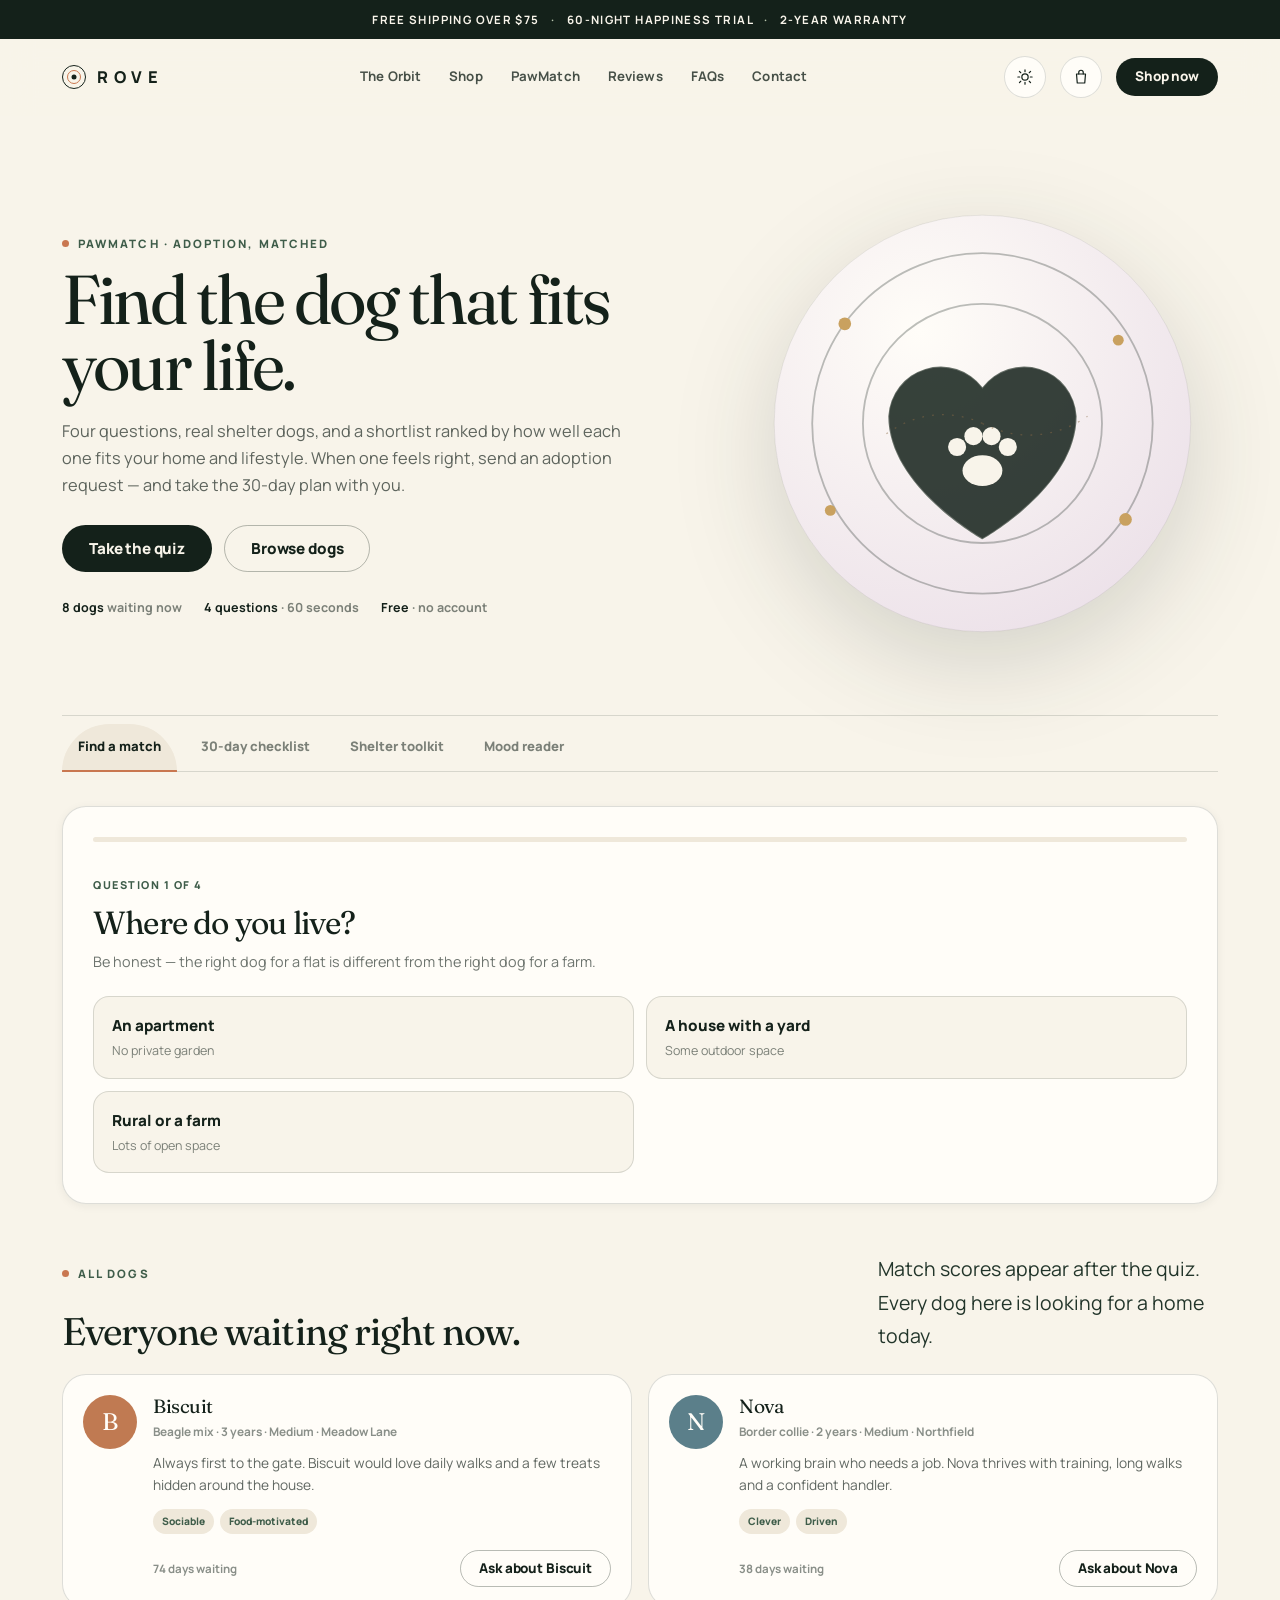
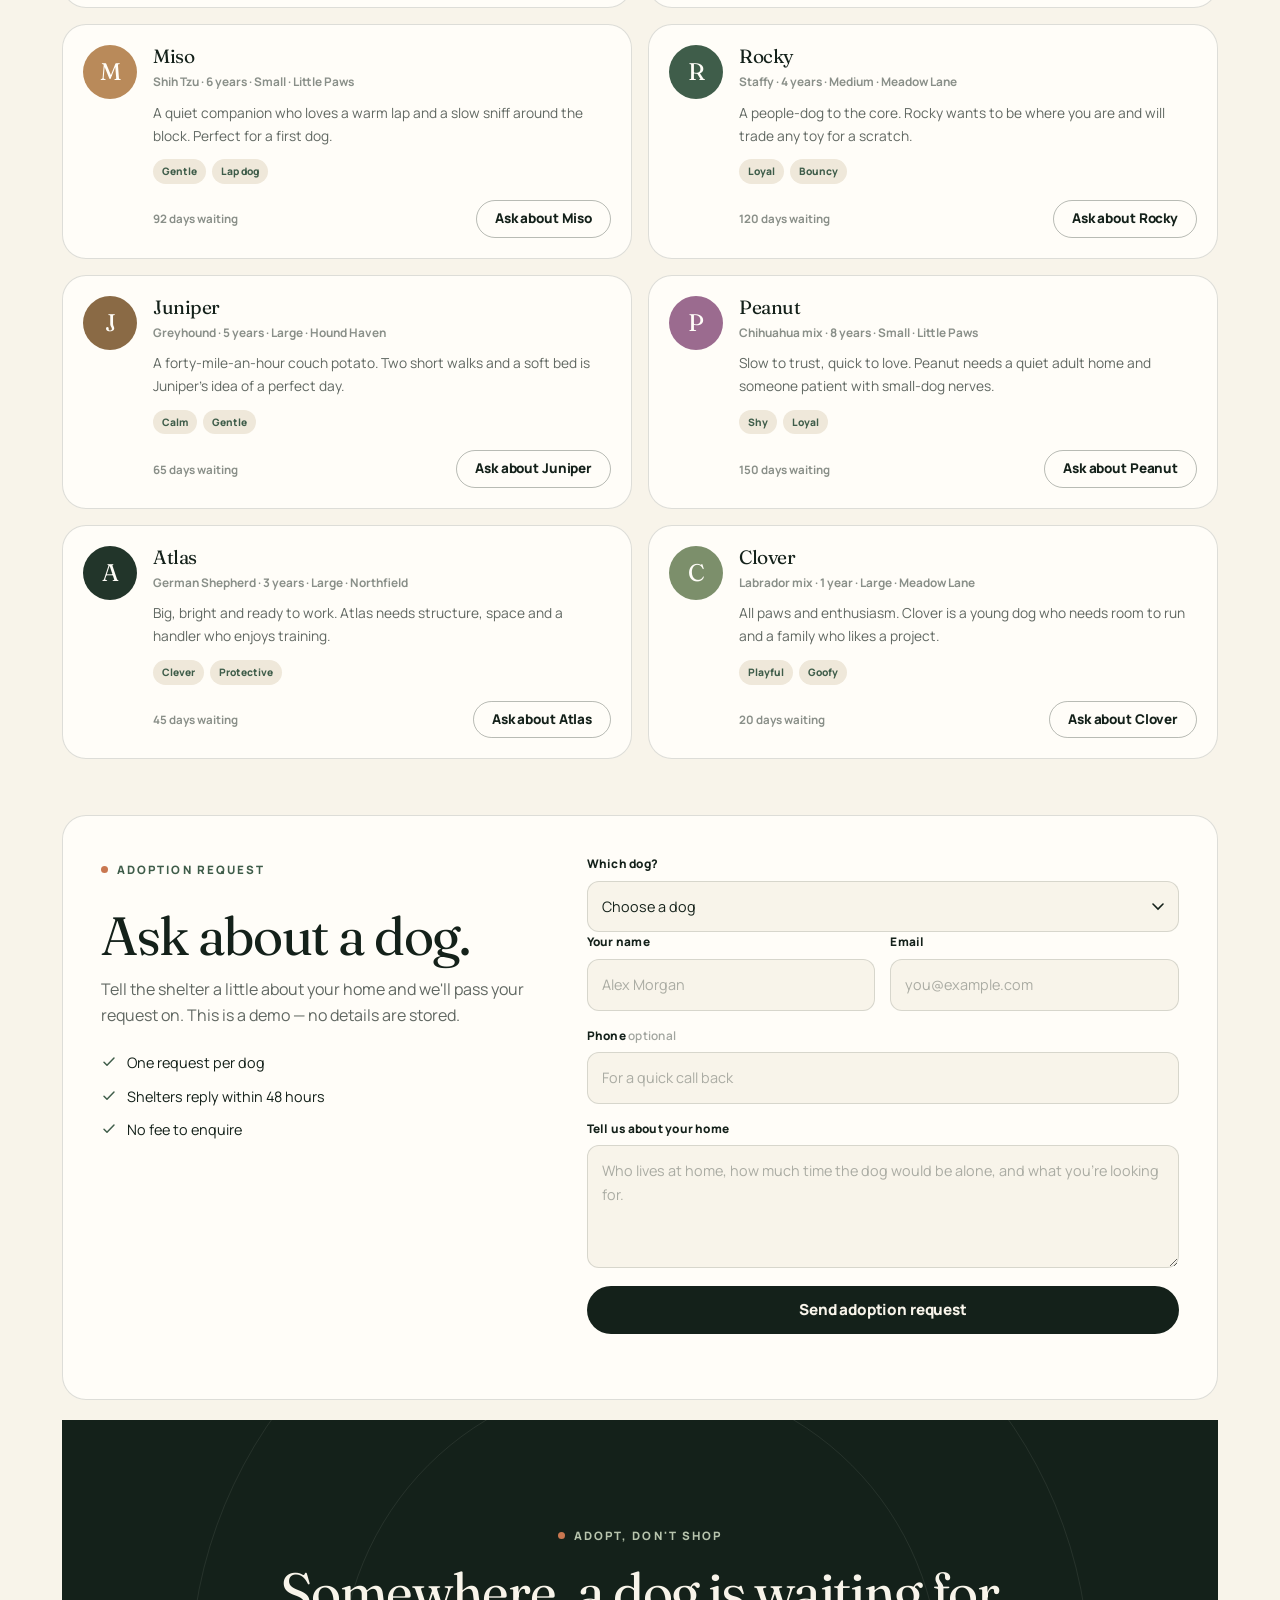
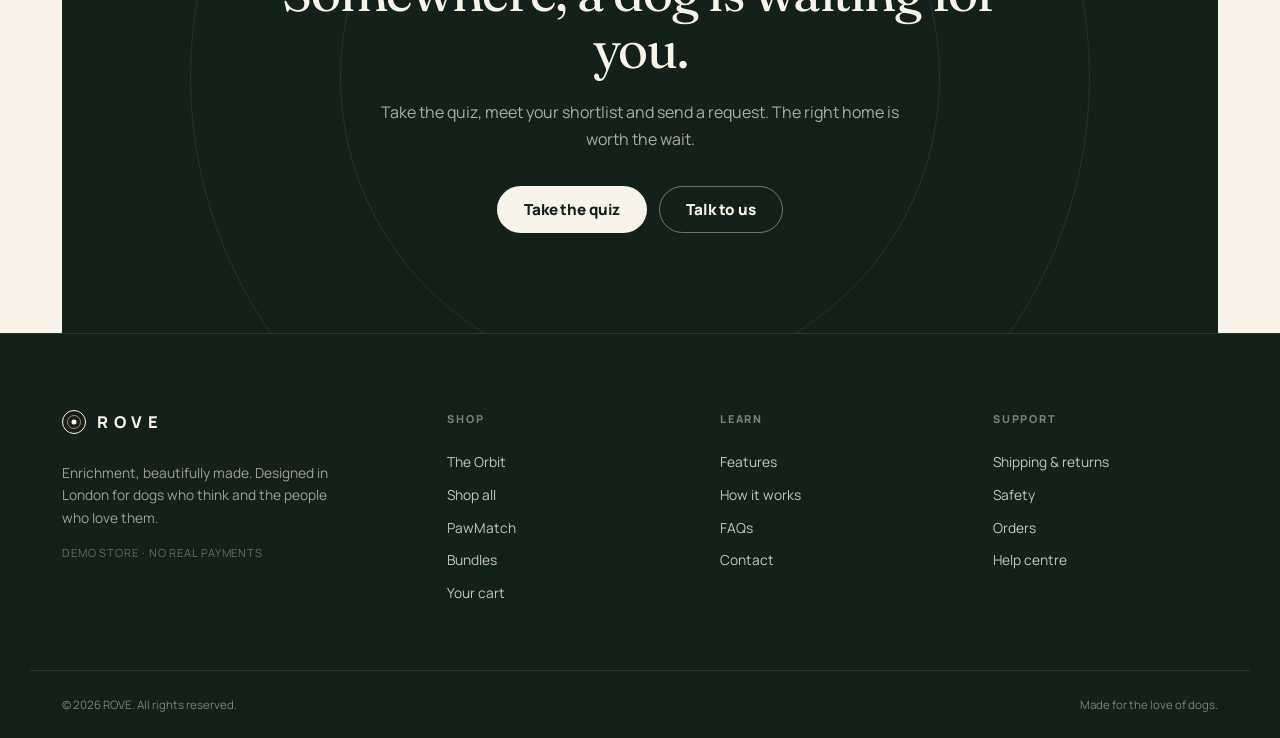
<file: pawmatch.html>
<!doctype html>
<html lang="en">
<head>
  <meta charset="utf-8">
  <meta name="viewport" content="width=device-width, initial-scale=1">
  <title>PawMatch — adoption, matched | ROVE</title>
  <meta name="description" content="PawMatch ranks shelter dogs by how well they fit your home and lifestyle. Four questions, real adoption requests, a 30-day checklist, a shelter bio writer and a dog mood reader.">
  <meta property="og:title" content="PawMatch — adoption, matched">
  <meta property="og:description" content="Four questions. Real shelter dogs. A shortlist ranked by how well they fit your life.">
  <meta property="og:type" content="website">
  <link rel="icon" href="/assets/favicon.svg" type="image/svg+xml">
  <link rel="preconnect" href="https://fonts.googleapis.com">
  <link rel="preconnect" href="https://fonts.gstatic.com" crossorigin>
  <link href="https://fonts.googleapis.com/css2?family=Fraunces:ital,opsz,wght@0,9..144,300..700;1,9..144,300..700&family=Manrope:wght@400;500;600;700;800&display=swap" rel="stylesheet">
  <script>try{var t=localStorage.getItem("rove_theme");if(t!=="dark"&&t!=="light"){t=window.matchMedia&&window.matchMedia("(prefers-color-scheme: dark)").matches?"dark":"light";}document.documentElement.setAttribute("data-theme",t);}catch(e){}</script>
  <link rel="stylesheet" href="/css/styles.css">
</head>
<body>
  <a class="skip-link" href="#main">Skip to content</a>
  <div class="announce">Free shipping over $75 <span>·</span> 60-night happiness trial <span>·</span> 2-year warranty</div>

  <header class="site-header">
    <div class="wrap header-inner">
      <a class="brand" href="/index.html" aria-label="ROVE home">
        <span class="brand-mark" aria-hidden="true"></span>
        <span class="brand-word">ROVE</span>
      </a>
      <nav class="main-nav" aria-label="Main navigation">
        <a href="/product.html">The Orbit</a>
        <a href="/shop.html">Shop</a>
        <a href="/pawmatch.html" aria-current="page">PawMatch</a>
        <a href="/index.html#reviews">Reviews</a>
        <a href="/faqs.html">FAQs</a>
        <a href="/contact.html">Contact</a>
      </nav>
      <div class="header-actions">
        <button class="theme-toggle" type="button" data-theme-toggle aria-label="Switch to dark mode">
          <svg class="theme-icon theme-sun" viewBox="0 0 24 24" fill="none" aria-hidden="true"><circle cx="12" cy="12" r="4.2" stroke="currentColor" stroke-width="1.6"/><path d="M12 2.5v2.4M12 19.1v2.4M4.6 4.6l1.7 1.7M17.7 17.7l1.7 1.7M2.5 12h2.4M19.1 12h2.4M4.6 19.4l1.7-1.7M17.7 6.3l1.7-1.7" stroke="currentColor" stroke-width="1.6" stroke-linecap="round"/></svg>
          <svg class="theme-icon theme-moon" viewBox="0 0 24 24" fill="none" aria-hidden="true"><path d="M20 14.5A8.5 8.5 0 0 1 9.5 4 8.5 8.5 0 1 0 20 14.5Z" stroke="currentColor" stroke-width="1.6" stroke-linejoin="round"/></svg>
        </button>
        <a class="cart-link" href="/cart.html" aria-label="Shopping cart">
          <svg viewBox="0 0 24 24" fill="none" aria-hidden="true"><path d="M6 8h12l-1 12H7L6 8Z" stroke="currentColor" stroke-width="1.6" stroke-linejoin="round"/><path d="M9 8V6a3 3 0 0 1 6 0v2" stroke="currentColor" stroke-width="1.6" stroke-linecap="round"/></svg>
          <span class="cart-count" data-cart-count>0</span>
        </a>
        <a class="btn btn-primary btn-sm header-cta" href="/shop.html">Shop now</a>
        <button class="nav-toggle" type="button" aria-label="Open menu" aria-expanded="false" aria-controls="mobile-menu"><span></span></button>
      </div>
    </div>
  </header>

  <div class="mobile-menu" id="mobile-menu">
    <a href="/product.html">The Orbit</a>
    <a href="/shop.html">Shop all</a>
    <a href="/pawmatch.html">PawMatch</a>
    <a href="/index.html#reviews">Reviews</a>
    <a href="/faqs.html">FAQs</a>
    <a href="/contact.html">Contact</a>
    <a class="btn btn-primary btn-block" href="#match-quiz">Find your match</a>
  </div>

  <main id="main">
    <div class="wrap">
      <div class="page-hero pm-hero">
        <div class="pm-hero-copy">
          <span class="eyebrow">PawMatch · adoption, matched</span>
          <h1>Find the dog that fits your life.</h1>
          <p>Four questions, real shelter dogs, and a shortlist ranked by how well each one fits your home and lifestyle. When one feels right, send an adoption request — and take the 30-day plan with you.</p>
          <div class="pm-hero-actions">
            <a class="btn btn-primary" href="#match-quiz">Take the quiz</a>
            <a class="btn btn-ghost" href="#all-dogs">Browse dogs</a>
          </div>
          <div class="pm-meta">
            <span><strong>8 dogs</strong> waiting now</span>
            <span><strong>4 questions</strong> · 60 seconds</span>
            <span><strong>Free</strong> · no account</span>
          </div>
        </div>
        <div class="pm-art" aria-hidden="true">
          <svg viewBox="0 0 520 520" role="img">
            <circle cx="260" cy="260" r="230" fill="url(#pmCore)"/>
            <circle cx="260" cy="260" r="230" fill="none" stroke="currentColor" stroke-opacity=".08"/>
            <g fill="none" stroke="currentColor" stroke-width="2" opacity=".28">
              <circle cx="260" cy="260" r="188"/>
              <circle cx="260" cy="260" r="132"/>
            </g>
            <path d="M260 388s-104-58-104-136a58 58 0 0 1 104-32 58 58 0 0 1 104 32c0 78-104 136-104 136Z" fill="currentColor" opacity=".85"/>
            <path d="M260 388s-104-58-104-136a58 58 0 0 1 104-32 58 58 0 0 1 104 32c0 78-104 136-104 136Z" fill="none" stroke="#fffdf8" stroke-opacity=".25" stroke-width="2"/>
            <g fill="#f8f4ea">
              <ellipse cx="260" cy="312" rx="22" ry="17"/>
              <circle cx="232" cy="286" r="10"/>
              <circle cx="250" cy="274" r="10"/>
              <circle cx="270" cy="274" r="10"/>
              <circle cx="288" cy="286" r="10"/>
            </g>
            <g fill="#c9a15f">
              <circle cx="108" cy="150" r="7"/>
              <circle cx="410" cy="168" r="6"/>
              <circle cx="92" cy="356" r="6"/>
              <circle cx="418" cy="366" r="7"/>
            </g>
            <g fill="none" stroke="#8a6a45" stroke-width="1.4" stroke-dasharray="2 9" opacity=".5">
              <path d="M260 260c-40-18-80-10-112 16"/>
              <path d="M260 260c38 20 82 16 116-8"/>
            </g>
          </svg>
        </div>
      </div>

      <div class="pm-tabs" role="tablist" aria-label="PawMatch tools">
        <button class="pm-tab is-active" type="button" role="tab" aria-selected="true" data-tab="match">Find a match</button>
        <button class="pm-tab" type="button" role="tab" aria-selected="false" data-tab="checklist">30-day checklist</button>
        <button class="pm-tab" type="button" role="tab" aria-selected="false" data-tab="shelter">Shelter toolkit</button>
        <button class="pm-tab" type="button" role="tab" aria-selected="false" data-tab="mood">Mood reader</button>
      </div>

      <section class="pm-panel is-active" data-panel="match" role="tabpanel" aria-label="Find a match">
        <div class="pm-quiz" id="match-quiz" data-quiz>
          <div class="quiz-progress" aria-hidden="true"><span data-quiz-progress></span></div>
          <div class="quiz-body" data-quiz-body aria-live="polite"></div>
        </div>

        <div class="pm-section-head">
          <div>
            <span class="eyebrow">All dogs</span>
            <h2>Everyone waiting right now.</h2>
          </div>
          <p class="lead">Match scores appear after the quiz. Every dog here is looking for a home today.</p>
        </div>
        <div class="dog-grid" id="all-dogs" data-dog-grid></div>

        <div class="adopt-card" id="adopt">
          <div class="adopt-copy">
            <span class="eyebrow">Adoption request</span>
            <h2>Ask about a dog.</h2>
            <p>Tell the shelter a little about your home and we'll pass your request on. This is a demo — no details are stored.</p>
            <ul class="pm-list">
              <li><svg viewBox="0 0 24 24" fill="none" aria-hidden="true"><path d="M4.5 12.5l4.5 4.5 10.5-11" stroke="currentColor" stroke-width="2.2" stroke-linecap="round" stroke-linejoin="round"/></svg>One request per dog</li>
              <li><svg viewBox="0 0 24 24" fill="none" aria-hidden="true"><path d="M4.5 12.5l4.5 4.5 10.5-11" stroke="currentColor" stroke-width="2.2" stroke-linecap="round" stroke-linejoin="round"/></svg>Shelters reply within 48 hours</li>
              <li><svg viewBox="0 0 24 24" fill="none" aria-hidden="true"><path d="M4.5 12.5l4.5 4.5 10.5-11" stroke="currentColor" stroke-width="2.2" stroke-linecap="round" stroke-linejoin="round"/></svg>No fee to enquire</li>
            </ul>
          </div>
          <form class="adopt-form" data-adopt-form novalidate>
            <div class="field span-2">
              <label for="adoptDog">Which dog?</label>
              <select class="input" id="adoptDog" name="dog" data-dog-select required></select>
            </div>
            <div class="form-grid">
              <div class="field">
                <label for="adoptName">Your name</label>
                <input class="input" id="adoptName" name="name" type="text" autocomplete="name" placeholder="Alex Morgan" required>
              </div>
              <div class="field">
                <label for="adoptEmail">Email</label>
                <input class="input" id="adoptEmail" name="email" type="email" autocomplete="email" placeholder="you@example.com" required>
              </div>
              <div class="field span-2">
                <label for="adoptPhone">Phone <span class="field-hint">optional</span></label>
                <input class="input" id="adoptPhone" name="phone" type="tel" autocomplete="tel" placeholder="For a quick call back">
              </div>
              <div class="field span-2">
                <label for="adoptMessage">Tell us about your home</label>
                <textarea class="input" id="adoptMessage" name="message" rows="4" placeholder="Who lives at home, how much time the dog would be alone, and what you're looking for." required></textarea>
              </div>
            </div>
            <button class="btn btn-primary btn-block" type="submit" data-adopt-submit>Send adoption request</button>
            <p class="adopt-status" data-adopt-status role="status"></p>
          </form>
        </div>
      </section>

      <section class="pm-panel" data-panel="checklist" role="tabpanel" aria-label="30-day checklist">
        <div class="pm-section-head">
          <div>
            <span class="eyebrow">The first month</span>
            <h2>Your 30-day new owner checklist.</h2>
          </div>
          <p class="lead">A calm, week-by-week plan for the first month home. Tick things off as you go — it saves on this device.</p>
        </div>
        <div class="check-card">
          <div class="check-top">
            <div>
              <span class="check-count" data-check-count>0 of 0 done</span>
              <div class="ship-meter-bar"><span data-check-progress></span></div>
            </div>
            <button class="link-btn" type="button" data-check-reset>Reset</button>
          </div>
          <div class="check-weeks" data-checklist></div>
        </div>
      </section>

      <section class="pm-panel" data-panel="shelter" role="tabpanel" aria-label="Shelter toolkit">
        <div class="pm-section-head">
          <div>
            <span class="eyebrow">For shelters</span>
            <h2>Write a bio that gets a dog seen.</h2>
          </div>
          <p class="lead">Two tools: a bio writer for the profile, and a chart that shows which dogs have waited longest.</p>
        </div>
        <div class="tool-grid">
          <div class="tool-card">
            <h3>Shelter bio writer</h3>
            <form data-bio-form>
              <div class="form-grid">
                <div class="field">
                  <label for="bioName">Dog's name</label>
                  <input class="input" id="bioName" name="name" type="text" placeholder="Biscuit" required>
                </div>
                <div class="field">
                  <label for="bioBreed">Breed</label>
                  <input class="input" id="bioBreed" name="breed" type="text" placeholder="Beagle mix">
                </div>
                <div class="field">
                  <label for="bioAge">Age</label>
                  <input class="input" id="bioAge" name="age" type="text" placeholder="3 years">
                </div>
                <div class="field">
                  <label for="bioHome">Best home</label>
                  <input class="input" id="bioHome" name="home" type="text" placeholder="a house with a garden">
                </div>
                <div class="field span-2">
                  <span class="option-label">Personality</span>
                  <div class="chip-group" data-bio-traits>
                    <label class="chip-check"><input type="checkbox" value="playful"><span>Playful</span></label>
                    <label class="chip-check"><input type="checkbox" value="gentle"><span>Gentle</span></label>
                    <label class="chip-check"><input type="checkbox" value="curious"><span>Curious</span></label>
                    <label class="chip-check"><input type="checkbox" value="goofy"><span>Goofy</span></label>
                    <label class="chip-check"><input type="checkbox" value="calm"><span>Calm</span></label>
                    <label class="chip-check"><input type="checkbox" value="loyal"><span>Loyal</span></label>
                    <label class="chip-check"><input type="checkbox" value="shy"><span>Shy</span></label>
                    <label class="chip-check"><input type="checkbox" value="clever"><span>Clever</span></label>
                  </div>
                </div>
                <div class="field span-2">
                  <label for="bioQuirk">One lovely quirk</label>
                  <input class="input" id="bioQuirk" name="quirk" type="text" placeholder="carries a toy to every meal">
                </div>
              </div>
              <button class="btn btn-primary btn-block" type="submit" style="margin-top:18px">Write the bio</button>
            </form>
            <div class="bio-output" data-bio-output aria-live="polite"></div>
            <button class="link-btn" type="button" data-bio-copy hidden>Copy bio</button>
          </div>

          <div class="tool-card">
            <h3>Overlooked dogs chart</h3>
            <p class="tool-note">Days waiting in the shelter. Dogs over 60 days get a nudge in the match results.</p>
            <div class="bar-chart" data-overlooked></div>
            <div class="chart-legend">
              <span><i class="dot dot-long"></i>60+ days</span>
              <span><i class="dot dot-short"></i>Under 60 days</span>
            </div>
          </div>
        </div>
      </section>

      <section class="pm-panel" data-panel="mood" role="tabpanel" aria-label="Mood reader">
        <div class="pm-section-head">
          <div>
            <span class="eyebrow">Read the room</span>
            <h2>Dog mood reader.</h2>
          </div>
          <p class="lead">Pick what you see — tail, ears and posture — and get a quick read on how your dog might be feeling.</p>
        </div>
        <div class="mood-card">
          <form data-mood-form>
            <div class="form-grid">
              <div class="field">
                <label for="moodTail">Tail</label>
                <select class="input" id="moodTail" name="tail">
                  <option value="loose">Wagging, loose and low</option>
                  <option value="fast">High and fast</option>
                  <option value="tucked">Tucked between the legs</option>
                  <option value="stiff">Stiff and still</option>
                </select>
              </div>
              <div class="field">
                <label for="moodEars">Ears</label>
                <select class="input" id="moodEars" name="ears">
                  <option value="relaxed">Relaxed and soft</option>
                  <option value="forward">Forward and alert</option>
                  <option value="back">Pinned back</option>
                </select>
              </div>
              <div class="field span-2">
                <label for="moodPosture">Body</label>
                <select class="input" id="moodPosture" name="posture">
                  <option value="loose">Loose and wiggly</option>
                  <option value="bow">Front down, bottom up (play bow)</option>
                  <option value="cower">Cowering or shrinking</option>
                  <option value="stiff">Stiff and tall</option>
                </select>
              </div>
            </div>
            <button class="btn btn-primary" type="submit" style="margin-top:18px">Read the mood</button>
          </form>
          <div class="mood-result" data-mood-result aria-live="polite"></div>
        </div>
      </section>

      <section class="cta-band">
        <div class="wrap">
          <span class="eyebrow" style="color:var(--sage)">Adopt, don't shop</span>
          <h2>Somewhere, a dog is waiting for you.</h2>
          <p>Take the quiz, meet your shortlist and send a request. The right home is worth the wait.</p>
          <div class="cta-actions">
            <a class="btn btn-light" href="#match-quiz">Take the quiz</a>
            <a class="btn btn-ghost" href="/contact.html" style="color:var(--cream);border-color:rgba(248,244,234,.4)">Talk to us</a>
          </div>
        </div>
      </section>
    </div>
  </main>

  <footer class="site-footer">
    <div class="wrap footer-grid">
      <div class="footer-brand">
        <a class="brand brand-light" href="/index.html" aria-label="ROVE home">
          <span class="brand-mark" aria-hidden="true"></span>
          <span class="brand-word">ROVE</span>
        </a>
        <p>Enrichment, beautifully made. Designed in London for dogs who think and the people who love them.</p>
        <p class="footer-note">Demo store · no real payments</p>
      </div>
      <div class="footer-col">
        <h4>Shop</h4>
        <a href="/product.html">The Orbit</a>
        <a href="/shop.html">Shop all</a>
        <a href="/pawmatch.html">PawMatch</a>
        <a href="/index.html#pricing">Bundles</a>
        <a href="/cart.html">Your cart</a>
      </div>
      <div class="footer-col">
        <h4>Learn</h4>
        <a href="/index.html#features">Features</a>
        <a href="/index.html#how">How it works</a>
        <a href="/faqs.html">FAQs</a>
        <a href="/contact.html">Contact</a>
      </div>
      <div class="footer-col">
        <h4>Support</h4>
        <a href="/faqs.html#shipping">Shipping &amp; returns</a>
        <a href="/faqs.html#safety">Safety</a>
        <a href="/faqs.html#orders">Orders</a>
        <a href="/contact.html">Help centre</a>
      </div>
    </div>
    <div class="wrap footer-bottom">
      <span>© 2026 ROVE. All rights reserved.</span>
      <span>Made for the love of dogs.</span>
    </div>
  </footer>

  <div class="toast-stack" aria-live="polite"></div>

  <svg width="0" height="0" aria-hidden="true" style="position:absolute">
    <defs>
      <radialGradient id="pmCore" cx="35%" cy="28%" r="80%">
        <stop offset="0" stop-color="#fffdf8"/>
        <stop offset="1" stop-color="#ece1e9"/>
      </radialGradient>
    </defs>
  </svg>

  <script src="/js/store.js" defer></script>
  <script src="/js/main.js" defer></script>
  <script src="/js/pawmatch.js" defer></script>
</body>
</html>
</file>
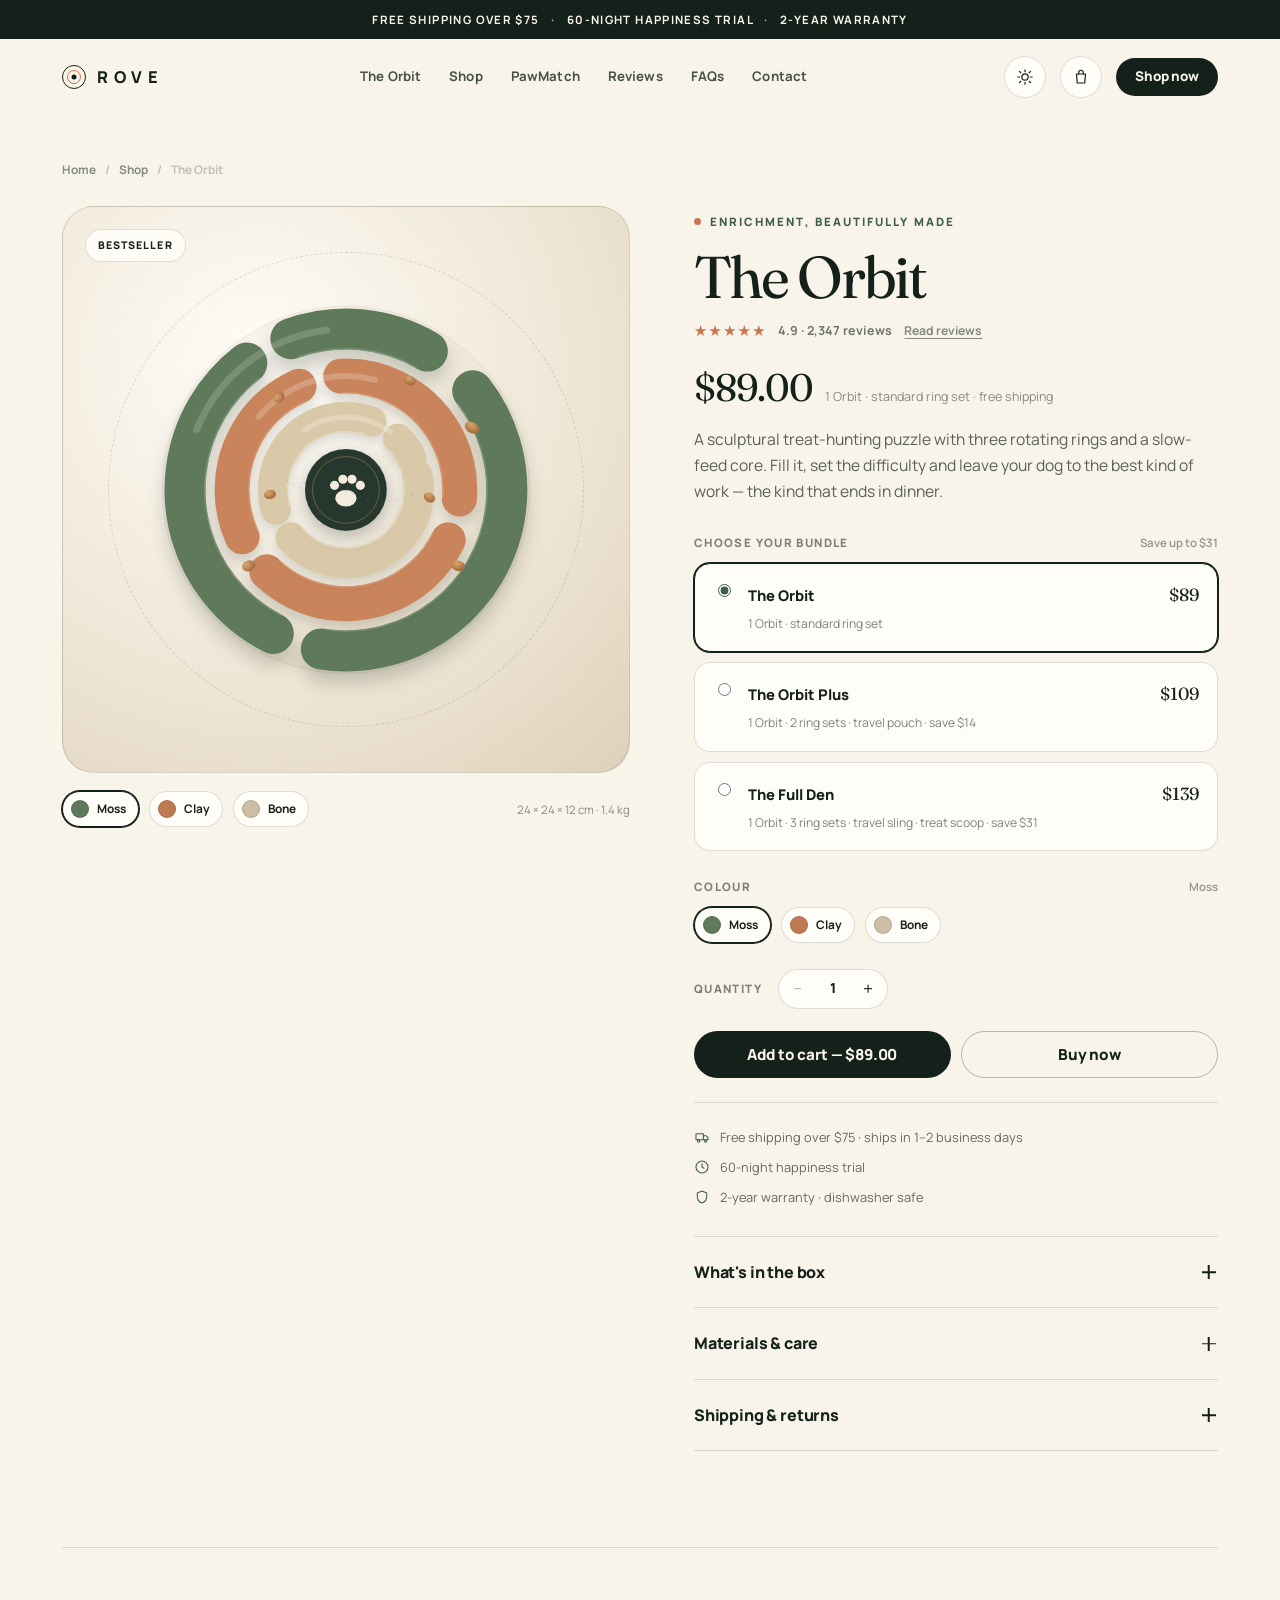
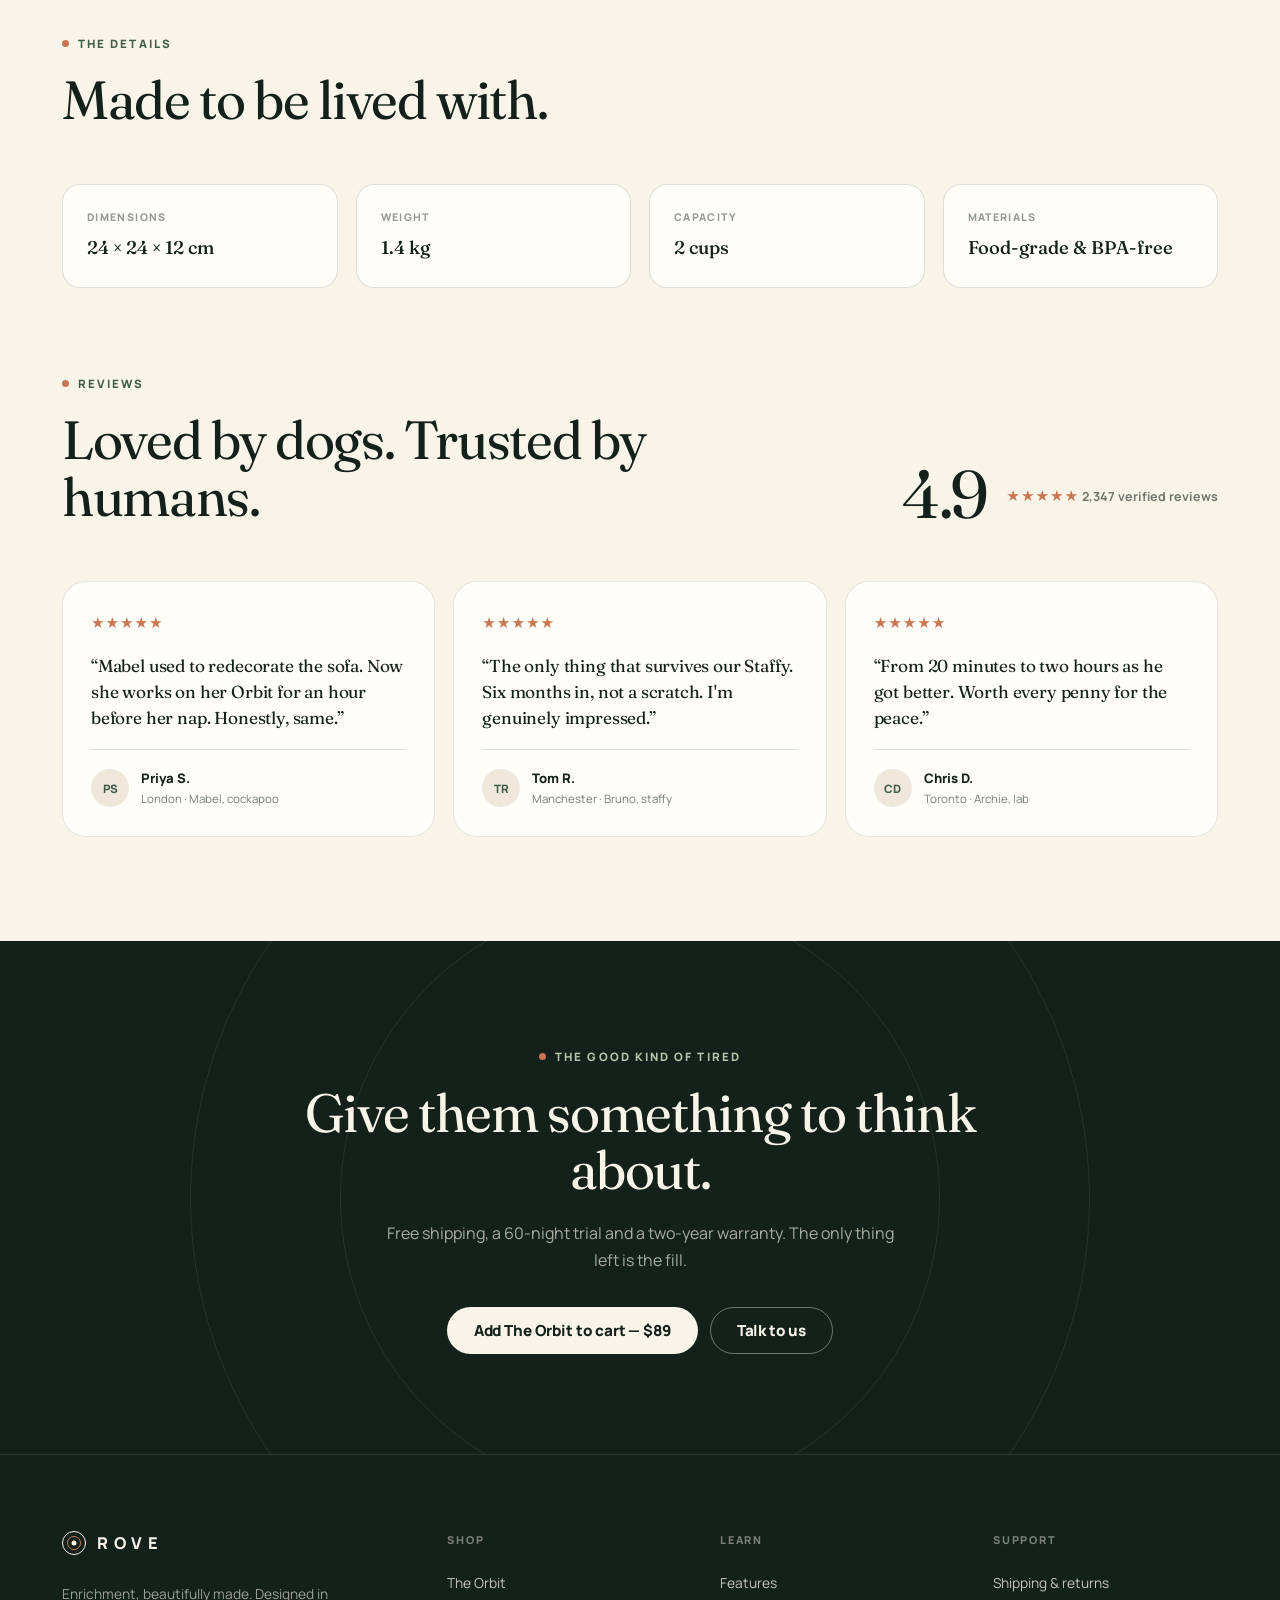
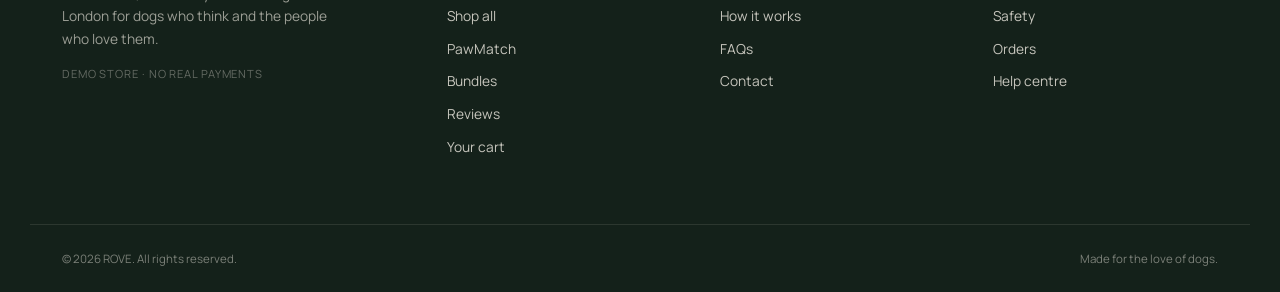
<file: product.html>
<!doctype html>
<html lang="en">
<head>
  <meta charset="utf-8">
  <meta name="viewport" content="width=device-width, initial-scale=1">
  <title>The Orbit — ROVE</title>
  <meta name="description" content="The Orbit is a three-ring treat-hunting puzzle for dogs. Adjustable difficulty, food-grade materials, no batteries. From $89 with free shipping and a 60-night trial.">
  <meta property="og:title" content="The Orbit — ROVE">
  <meta property="og:description" content="A treat-hunting puzzle that keeps dogs engaged for hours. Three difficulty levels. Zero batteries.">
  <meta property="og:type" content="product">
  <link rel="icon" href="/assets/favicon.svg" type="image/svg+xml">
  <link rel="preconnect" href="https://fonts.googleapis.com">
  <link rel="preconnect" href="https://fonts.gstatic.com" crossorigin>
  <link href="https://fonts.googleapis.com/css2?family=Fraunces:ital,opsz,wght@0,9..144,300..700;1,9..144,300..700&family=Manrope:wght@400;500;600;700;800&display=swap" rel="stylesheet">
  <script>try{var t=localStorage.getItem("rove_theme");if(t!=="dark"&&t!=="light"){t=window.matchMedia&&window.matchMedia("(prefers-color-scheme: dark)").matches?"dark":"light";}document.documentElement.setAttribute("data-theme",t);}catch(e){}</script>
  <link rel="stylesheet" href="/css/styles.css">
</head>
<body>
  <a class="skip-link" href="#main">Skip to content</a>
  <div class="announce">Free shipping over $75 <span>·</span> 60-night happiness trial <span>·</span> 2-year warranty</div>

  <header class="site-header">
    <div class="wrap header-inner">
      <a class="brand" href="/index.html" aria-label="ROVE home">
        <span class="brand-mark" aria-hidden="true"></span>
        <span class="brand-word">ROVE</span>
      </a>
      <nav class="main-nav" aria-label="Main navigation">
        <a href="/product.html" aria-current="page">The Orbit</a>
        <a href="/shop.html">Shop</a>
        <a href="/pawmatch.html">PawMatch</a>
        <a href="/index.html#reviews">Reviews</a>
        <a href="/faqs.html">FAQs</a>
        <a href="/contact.html">Contact</a>
      </nav>
      <div class="header-actions">
        <button class="theme-toggle" type="button" data-theme-toggle aria-label="Switch to dark mode">
          <svg class="theme-icon theme-sun" viewBox="0 0 24 24" fill="none" aria-hidden="true"><circle cx="12" cy="12" r="4.2" stroke="currentColor" stroke-width="1.6"/><path d="M12 2.5v2.4M12 19.1v2.4M4.6 4.6l1.7 1.7M17.7 17.7l1.7 1.7M2.5 12h2.4M19.1 12h2.4M4.6 19.4l1.7-1.7M17.7 6.3l1.7-1.7" stroke="currentColor" stroke-width="1.6" stroke-linecap="round"/></svg>
          <svg class="theme-icon theme-moon" viewBox="0 0 24 24" fill="none" aria-hidden="true"><path d="M20 14.5A8.5 8.5 0 0 1 9.5 4 8.5 8.5 0 1 0 20 14.5Z" stroke="currentColor" stroke-width="1.6" stroke-linejoin="round"/></svg>
        </button>
        <a class="cart-link" href="/cart.html" aria-label="Shopping cart">
          <svg viewBox="0 0 24 24" fill="none" aria-hidden="true"><path d="M6 8h12l-1 12H7L6 8Z" stroke="currentColor" stroke-width="1.6" stroke-linejoin="round"/><path d="M9 8V6a3 3 0 0 1 6 0v2" stroke="currentColor" stroke-width="1.6" stroke-linecap="round"/></svg>
          <span class="cart-count" data-cart-count>0</span>
        </a>
        <a class="btn btn-primary btn-sm header-cta" href="/shop.html">Shop now</a>
        <button class="nav-toggle" type="button" aria-label="Open menu" aria-expanded="false" aria-controls="mobile-menu"><span></span></button>
      </div>
    </div>
  </header>

  <div class="mobile-menu" id="mobile-menu">
    <a href="/product.html">The Orbit</a>
    <a href="/shop.html">Shop all</a>
    <a href="/pawmatch.html">PawMatch</a>
    <a href="/index.html#reviews">Reviews</a>
    <a href="/faqs.html">FAQs</a>
    <a href="/contact.html">Contact</a>
    <a class="btn btn-primary btn-block" href="/product.html">Shop the Orbit</a>
  </div>

  <main id="main">
    <div class="wrap">
      <div class="product-hero">
        <nav class="breadcrumb" aria-label="Breadcrumb">
          <a href="/index.html">Home</a><span>/</span><a href="/product.html">Shop</a><span>/</span><span>The Orbit</span>
        </nav>
        <div class="product-grid">
          <div class="gallery">
            <div class="gallery-stage">
              <span class="gallery-tag">Bestseller</span>
              <svg class="orbit-svg" data-product-art data-color="moss" viewBox="0 0 640 640" role="img" aria-label="The Orbit puzzle in Moss with three concentric treat-hunting rings">
                <circle cx="320" cy="320" r="242" fill="url(#roveCore)"/>
                <circle cx="320" cy="320" r="242" fill="none" stroke="#14211a" stroke-opacity=".08"/>
                <g class="spin-slow">
                  <g class="ring-group ring-1">
                    <circle class="band-1" cx="320" cy="320" r="212" fill="none" stroke-width="54" stroke-linecap="round" pathLength="100" stroke-dasharray="38 5 32 5 14 6" transform="rotate(-38 320 320)"/>
                    <circle class="band-1-light" cx="320" cy="320" r="186" fill="none" stroke-width="2" opacity=".55" pathLength="100" stroke-dasharray="38 5 32 5 14 6" transform="rotate(-38 320 320)"/>
                    <circle cx="320" cy="320" r="212" fill="none" stroke="#fffdf8" stroke-width="9" stroke-linecap="round" opacity=".16" pathLength="100" stroke-dasharray="17 83" transform="rotate(-158 320 320)"/>
                  </g>
                </g>
                <g class="spin-reverse">
                  <g class="ring-group ring-2">
                    <circle class="band-2" cx="320" cy="320" r="150" fill="none" stroke-width="46" stroke-linecap="round" pathLength="100" stroke-dasharray="30 6 25 6 27 6" transform="rotate(26 320 320)"/>
                    <circle class="band-2-light" cx="320" cy="320" r="128" fill="none" stroke-width="2" opacity=".5" pathLength="100" stroke-dasharray="30 6 25 6 27 6" transform="rotate(26 320 320)"/>
                    <circle cx="320" cy="320" r="150" fill="none" stroke="#fffdf8" stroke-width="8" stroke-linecap="round" opacity=".2" pathLength="100" stroke-dasharray="18 82" transform="rotate(-140 320 320)"/>
                  </g>
                </g>
                <g class="spin-slow">
                  <g class="ring-group ring-3">
                    <circle class="band-3" cx="320" cy="320" r="96" fill="none" stroke-width="40" stroke-linecap="round" pathLength="100" stroke-dasharray="42 7 35 7 5 4" transform="rotate(-12 320 320)"/>
                    <circle class="band-3-light" cx="320" cy="320" r="77" fill="none" stroke-width="2" opacity=".5" pathLength="100" stroke-dasharray="42 7 35 7 5 4" transform="rotate(-12 320 320)"/>
                    <circle cx="320" cy="320" r="96" fill="none" stroke="#fffdf8" stroke-width="7" stroke-linecap="round" opacity=".22" pathLength="100" stroke-dasharray="20 80" transform="rotate(-125 320 320)"/>
                  </g>
                </g>
                <g class="core">
                  <circle cx="320" cy="320" r="54" fill="#26382e"/>
                  <circle cx="320" cy="320" r="54" fill="none" stroke="#fffdf8" stroke-opacity=".12"/>
                  <circle cx="320" cy="320" r="44" fill="none" stroke="#c9a15f" stroke-width="1" stroke-opacity=".5"/>
                  <g fill="#f3ecdd">
                    <ellipse cx="320" cy="331" rx="14" ry="11"/>
                    <circle cx="305" cy="314" r="6"/>
                    <circle cx="316" cy="306" r="6"/>
                    <circle cx="328" cy="306" r="6"/>
                    <circle cx="339" cy="314" r="6"/>
                  </g>
                </g>
                <g fill="url(#roveTreat)">
                  <ellipse cx="486" cy="238" rx="10" ry="7" transform="rotate(28 486 238)"/>
                  <ellipse cx="192" cy="420" rx="9" ry="7" transform="rotate(-24 192 420)"/>
                  <ellipse cx="468" cy="420" rx="9" ry="7" transform="rotate(12 468 420)"/>
                  <ellipse cx="232" cy="198" rx="8" ry="6" transform="rotate(-40 232 198)"/>
                  <ellipse cx="404" cy="176" rx="8" ry="6" transform="rotate(20 404 176)"/>
                  <ellipse cx="220" cy="326" rx="8" ry="6" transform="rotate(-10 220 326)"/>
                  <ellipse cx="430" cy="330" rx="8" ry="6" transform="rotate(30 430 330)"/>
                </g>
                <g fill="none" stroke="#8a6a45" stroke-width="1.2" stroke-dasharray="2 8" opacity=".45">
                  <path d="M320 320c-30 10-60 2-84-18"/>
                  <path d="M320 320c28 18 60 20 88 6"/>
                </g>
              </svg>
            </div>
            <div class="gallery-foot">
              <div class="swatches" role="group" aria-label="Choose a colour">
                <button class="swatch" type="button" data-swatch="moss" aria-pressed="true"><span class="swatch-dot" style="--dot:#5f7a5b" aria-hidden="true"></span>Moss</button>
                <button class="swatch" type="button" data-swatch="clay" aria-pressed="false"><span class="swatch-dot" style="--dot:#c07a52" aria-hidden="true"></span>Clay</button>
                <button class="swatch" type="button" data-swatch="bone" aria-pressed="false"><span class="swatch-dot" style="--dot:#cdbfa5" aria-hidden="true"></span>Bone</button>
              </div>
              <span class="gallery-note">24 × 24 × 12 cm · 1.4 kg</span>
            </div>
          </div>

          <div class="product-info">
            <span class="eyebrow">Enrichment, beautifully made</span>
            <h1>The Orbit</h1>
            <div class="rating-line">
              <span class="stars" aria-label="4.9 out of 5 stars">★★★★★</span>
              <span>4.9 · 2,347 reviews</span>
              <a class="link-btn" href="#product-reviews">Read reviews</a>
            </div>
            <div class="product-price-row">
              <span class="product-price" data-product-price>$89</span>
              <span class="product-price-note" data-product-note>Single Orbit · free shipping</span>
            </div>
            <p class="product-desc">A sculptural treat-hunting puzzle with three rotating rings and a slow-feed core. Fill it, set the difficulty and leave your dog to the best kind of work — the kind that ends in dinner.</p>

            <div class="option-label">Choose your bundle <span>Save up to $31</span></div>
            <div class="option-list" role="radiogroup" aria-label="Choose your bundle">
              <label class="option-card">
                <input type="radio" name="bundle" value="orbit" checked>
                <span class="option-body">
                  <span class="option-top"><span class="option-title">The Orbit</span><span class="option-price">$89</span></span>
                  <span class="option-sub">1 Orbit · standard ring set</span>
                </span>
              </label>
              <label class="option-card">
                <input type="radio" name="bundle" value="orbit-plus">
                <span class="option-body">
                  <span class="option-top"><span class="option-title">The Orbit Plus</span><span class="option-price">$109</span></span>
                  <span class="option-sub">1 Orbit · 2 ring sets · travel pouch · save $14</span>
                </span>
              </label>
              <label class="option-card">
                <input type="radio" name="bundle" value="full-den">
                <span class="option-body">
                  <span class="option-top"><span class="option-title">The Full Den</span><span class="option-price">$139</span></span>
                  <span class="option-sub">1 Orbit · 3 ring sets · travel sling · treat scoop · save $31</span>
                </span>
              </label>
            </div>

            <div class="option-label">Colour <span data-color-name>Moss</span></div>
            <div class="swatches" role="group" aria-label="Choose a colour" style="margin-bottom:26px">
              <button class="swatch" type="button" data-swatch="moss" aria-pressed="true"><span class="swatch-dot" style="--dot:#5f7a5b" aria-hidden="true"></span>Moss</button>
              <button class="swatch" type="button" data-swatch="clay" aria-pressed="false"><span class="swatch-dot" style="--dot:#c07a52" aria-hidden="true"></span>Clay</button>
              <button class="swatch" type="button" data-swatch="bone" aria-pressed="false"><span class="swatch-dot" style="--dot:#cdbfa5" aria-hidden="true"></span>Bone</button>
            </div>

            <div class="qty-row">
              <span class="option-label" style="margin:0">Quantity</span>
              <div class="qty" data-product-qty>
                <button type="button" data-step="-1" aria-label="Decrease quantity" disabled>−</button>
                <span data-qty-display>1</span>
                <button type="button" data-step="1" aria-label="Increase quantity">+</button>
              </div>
            </div>

            <div class="product-actions">
              <button class="btn btn-primary" type="button" data-product-add>Add to cart — $89</button>
              <button class="btn btn-ghost" type="button" data-buy-now>Buy now</button>
            </div>

            <div class="product-perks">
              <span class="product-perk"><svg viewBox="0 0 24 24" fill="none" aria-hidden="true"><path d="M3 7h11v9H3V7Zm11 3h4l3 3v3h-7v-6Z" stroke="currentColor" stroke-width="1.6" stroke-linejoin="round"/><circle cx="7" cy="18" r="1.8" stroke="currentColor" stroke-width="1.6"/><circle cx="17.5" cy="18" r="1.8" stroke="currentColor" stroke-width="1.6"/></svg>Free shipping over $75 · ships in 1–2 business days</span>
              <span class="product-perk"><svg viewBox="0 0 24 24" fill="none" aria-hidden="true"><circle cx="12" cy="12" r="9" stroke="currentColor" stroke-width="1.6"/><path d="M12 7v5l3 2" stroke="currentColor" stroke-width="1.6" stroke-linecap="round"/></svg>60-night happiness trial</span>
              <span class="product-perk"><svg viewBox="0 0 24 24" fill="none" aria-hidden="true"><path d="M12 3l7 3v6c0 4.4-3 7.6-7 9-4-1.4-7-4.6-7-9V6l7-3Z" stroke="currentColor" stroke-width="1.6" stroke-linejoin="round"/></svg>2-year warranty · dishwasher safe</span>
            </div>

            <div class="acc product-acc" data-accordion="single">
              <div class="acc-item">
                <button class="acc-trigger" type="button" aria-expanded="false" aria-controls="p-acc-1">What's in the box<span class="acc-icon" aria-hidden="true"></span></button>
                <div class="acc-panel" id="p-acc-1"><div class="acc-inner"><p>One Orbit puzzle with the standard ring set, a quick-start guide and a recycled-paper care card. Bundles add extra ring sets, a travel pouch or sling, and a treat scoop.</p></div></div>
              </div>
              <div class="acc-item">
                <button class="acc-trigger" type="button" aria-expanded="false" aria-controls="p-acc-2">Materials &amp; care<span class="acc-icon" aria-hidden="true"></span></button>
                <div class="acc-panel" id="p-acc-2"><div class="acc-inner"><p>Food-grade silicone, BPA-free recyclable polymer and a weighted recycled base. Twist apart and place on the top rack of the dishwasher. No batteries, no electronics, no small parts.</p></div></div>
              </div>
              <div class="acc-item">
                <button class="acc-trigger" type="button" aria-expanded="false" aria-controls="p-acc-3">Shipping &amp; returns<span class="acc-icon" aria-hidden="true"></span></button>
                <div class="acc-panel" id="p-acc-3"><div class="acc-inner"><p>Free shipping on orders over $75, dispatched within 1–2 business days. If The Orbit isn't right for your dog, return it within 60 nights for a full refund — even if it's been used.</p></div></div>
              </div>
            </div>
          </div>
        </div>
      </div>

      <section class="specs">
        <div class="section-head reveal">
          <div>
            <span class="eyebrow">The details</span>
            <h2>Made to be lived with.</h2>
          </div>
        </div>
        <div class="specs-grid">
          <div class="spec reveal"><span>Dimensions</span><strong>24 × 24 × 12 cm</strong></div>
          <div class="spec reveal" data-delay="1"><span>Weight</span><strong>1.4 kg</strong></div>
          <div class="spec reveal" data-delay="2"><span>Capacity</span><strong>2 cups</strong></div>
          <div class="spec reveal" data-delay="3"><span>Materials</span><strong>Food-grade &amp; BPA-free</strong></div>
        </div>
      </section>

      <section class="section" id="product-reviews" style="padding-top:0">
        <div class="section-head reveal">
          <div>
            <span class="eyebrow">Reviews</span>
            <h2>Loved by dogs. Trusted by humans.</h2>
          </div>
          <div class="rating-summary">
            <span class="rating-big">4.9</span>
            <div>
              <span class="stars" aria-label="4.9 out of 5 stars">★★★★★</span>
              <span class="rating-meta">2,347 verified reviews</span>
            </div>
          </div>
        </div>
        <div class="review-grid">
          <article class="review-card reveal">
            <span class="stars" aria-label="5 out of 5 stars">★★★★★</span>
            <blockquote>“Mabel used to redecorate the sofa. Now she works on her Orbit for an hour before her nap. Honestly, same.”</blockquote>
            <div class="review-meta">
              <span class="avatar">PS</span>
              <div><span class="review-name">Priya S.</span><span class="review-dog">London · Mabel, cockapoo</span></div>
            </div>
          </article>
          <article class="review-card reveal" data-delay="1">
            <span class="stars" aria-label="5 out of 5 stars">★★★★★</span>
            <blockquote>“The only thing that survives our Staffy. Six months in, not a scratch. I'm genuinely impressed.”</blockquote>
            <div class="review-meta">
              <span class="avatar">TR</span>
              <div><span class="review-name">Tom R.</span><span class="review-dog">Manchester · Bruno, staffy</span></div>
            </div>
          </article>
          <article class="review-card reveal" data-delay="2">
            <span class="stars" aria-label="5 out of 5 stars">★★★★★</span>
            <blockquote>“From 20 minutes to two hours as he got better. Worth every penny for the peace.”</blockquote>
            <div class="review-meta">
              <span class="avatar">CD</span>
              <div><span class="review-name">Chris D.</span><span class="review-dog">Toronto · Archie, lab</span></div>
            </div>
          </article>
        </div>
      </section>
    </div>

    <section class="cta-band">
      <div class="wrap">
        <span class="eyebrow" style="color:var(--sage)">The good kind of tired</span>
        <h2>Give them something to think about.</h2>
        <p>Free shipping, a 60-night trial and a two-year warranty. The only thing left is the fill.</p>
        <div class="cta-actions">
          <button class="btn btn-light" type="button" data-add="orbit">Add The Orbit to cart — $89</button>
          <a class="btn btn-ghost" href="/contact.html" style="color:var(--cream);border-color:rgba(248,244,234,.4)">Talk to us</a>
        </div>
      </div>
    </section>
  </main>

  <footer class="site-footer">
    <div class="wrap footer-grid">
      <div class="footer-brand">
        <a class="brand brand-light" href="/index.html" aria-label="ROVE home">
          <span class="brand-mark" aria-hidden="true"></span>
          <span class="brand-word">ROVE</span>
        </a>
        <p>Enrichment, beautifully made. Designed in London for dogs who think and the people who love them.</p>
        <p class="footer-note">Demo store · no real payments</p>
      </div>
      <div class="footer-col">
        <h4>Shop</h4>
        <a href="/product.html">The Orbit</a>
        <a href="/shop.html">Shop all</a>
        <a href="/pawmatch.html">PawMatch</a>
        <a href="/index.html#pricing">Bundles</a>
        <a href="/index.html#reviews">Reviews</a>
        <a href="/cart.html">Your cart</a>
      </div>
      <div class="footer-col">
        <h4>Learn</h4>
        <a href="/index.html#features">Features</a>
        <a href="/index.html#how">How it works</a>
        <a href="/faqs.html">FAQs</a>
        <a href="/contact.html">Contact</a>
      </div>
      <div class="footer-col">
        <h4>Support</h4>
        <a href="/faqs.html#shipping">Shipping &amp; returns</a>
        <a href="/faqs.html#safety">Safety</a>
        <a href="/faqs.html#orders">Orders</a>
        <a href="/contact.html">Help centre</a>
      </div>
    </div>
    <div class="wrap footer-bottom">
      <span>© 2026 ROVE. All rights reserved.</span>
      <span>Made for the love of dogs.</span>
    </div>
  </footer>

  <div class="toast-stack" aria-live="polite"></div>

  <svg width="0" height="0" aria-hidden="true" style="position:absolute">
    <defs>
      <radialGradient id="roveCore" cx="35%" cy="28%" r="80%">
        <stop offset="0" stop-color="#fffdf8"/>
        <stop offset="1" stop-color="#e7dcc8"/>
      </radialGradient>
      <radialGradient id="roveTreat" cx="35%" cy="30%" r="80%">
        <stop offset="0" stop-color="#d9a66e"/>
        <stop offset="1" stop-color="#9c6236"/>
      </radialGradient>
    </defs>
  </svg>

  <script src="/js/store.js" defer></script>
  <script src="/js/main.js" defer></script>
  <script src="/js/product.js" defer></script>
</body>
</html>
</file>
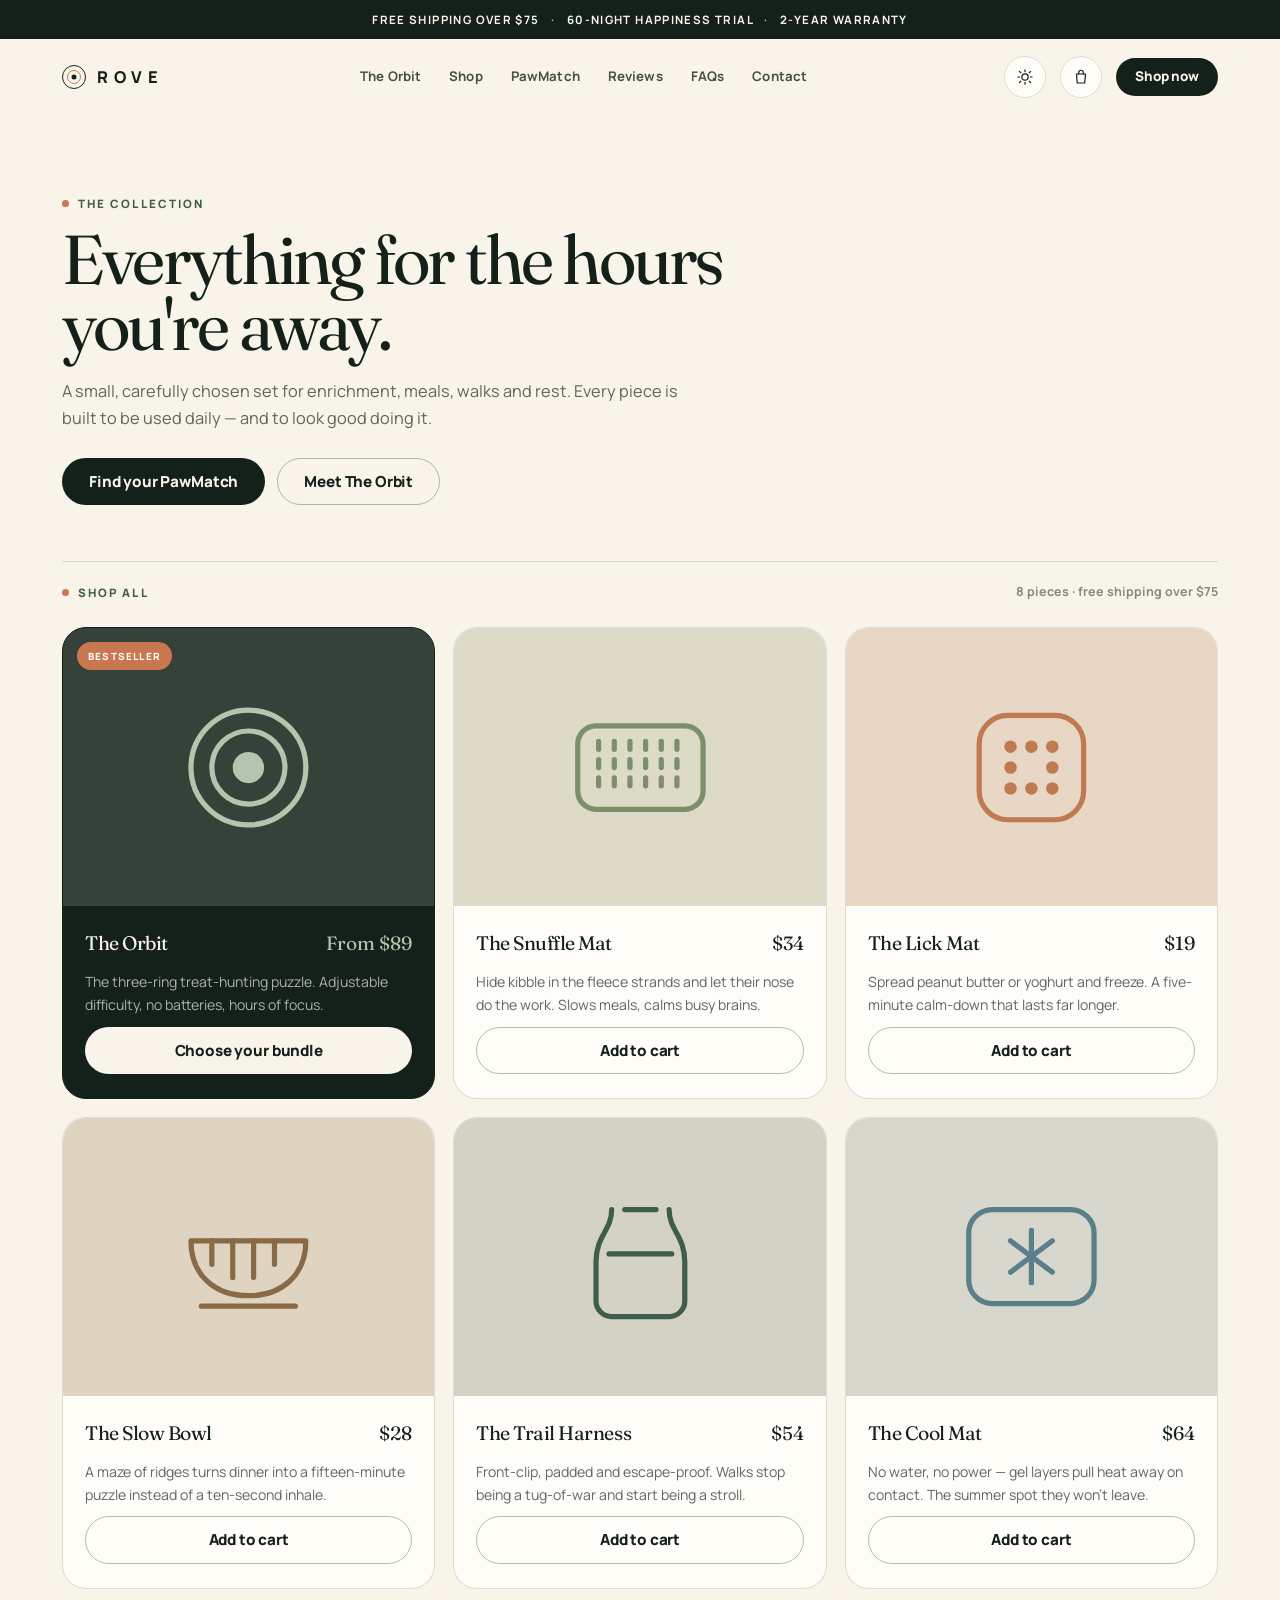
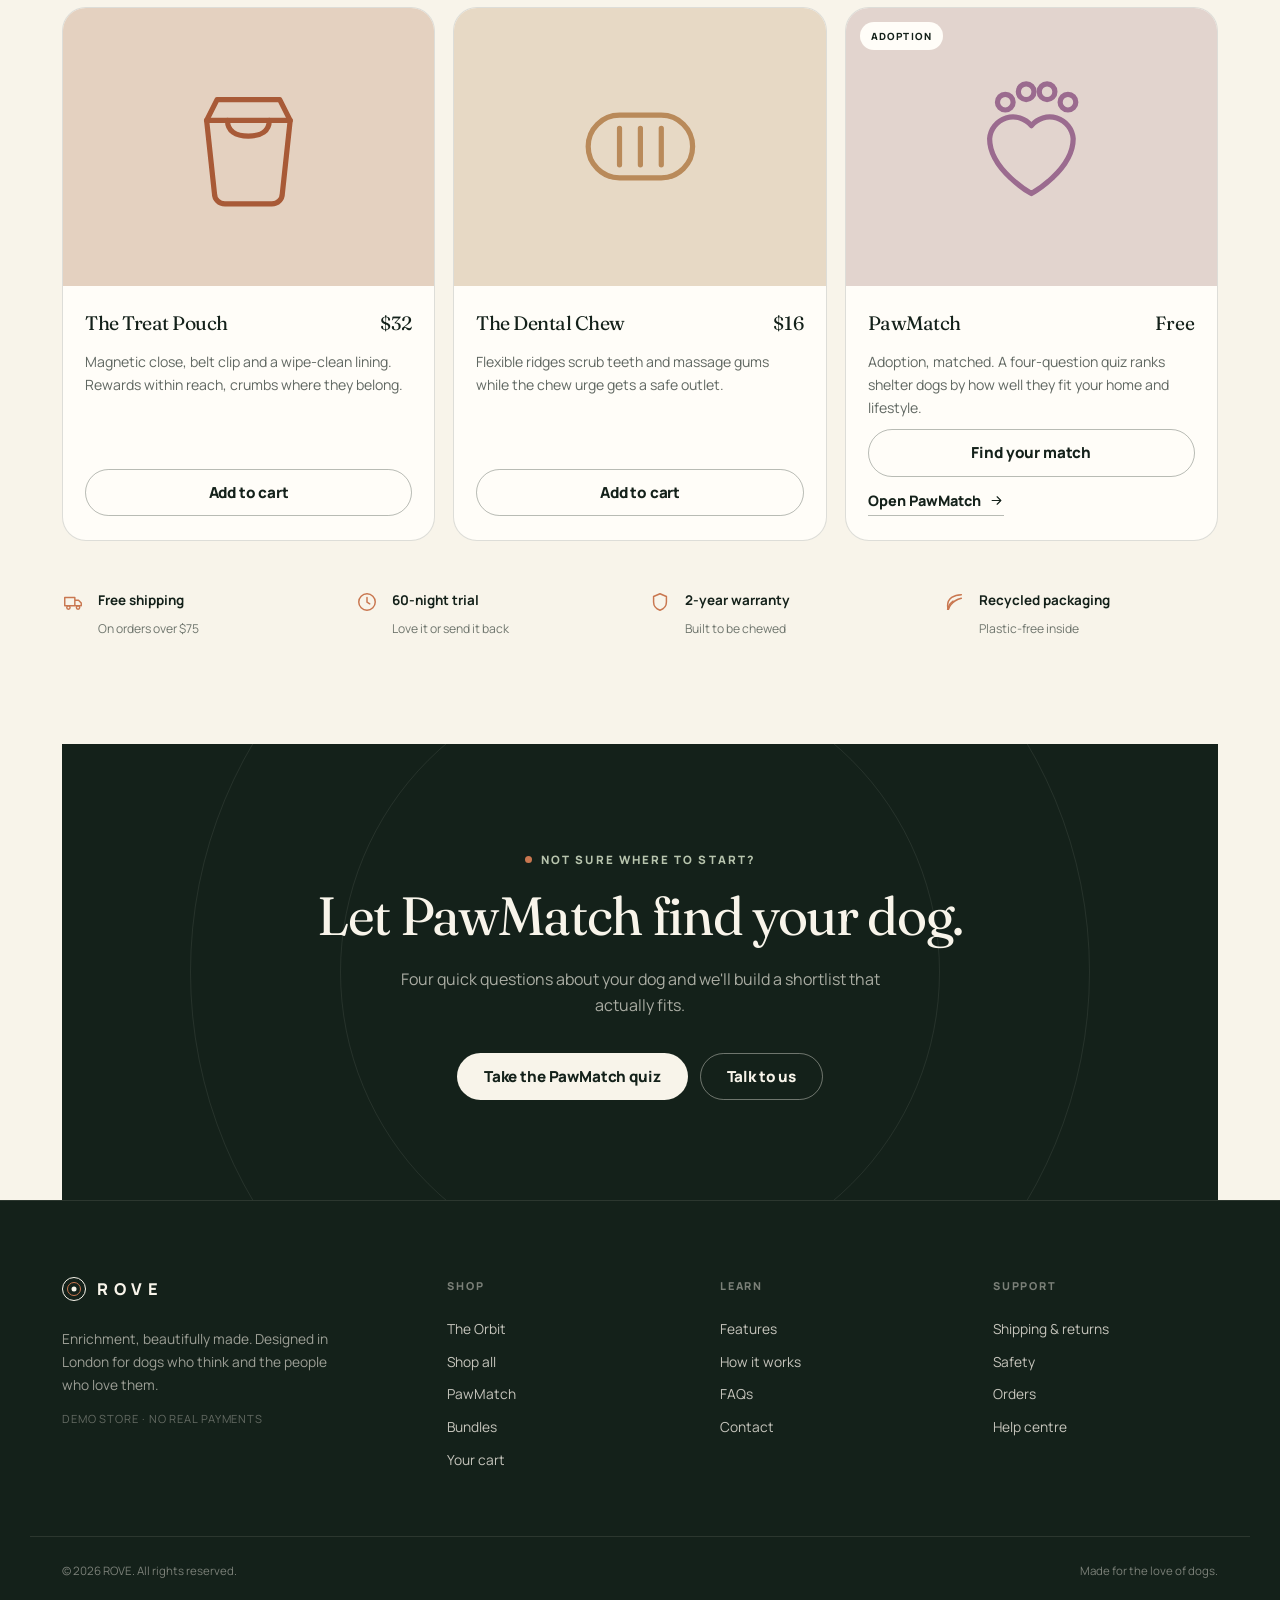
<file: shop.html>
<!doctype html>
<html lang="en">
<head>
  <meta charset="utf-8">
  <meta name="viewport" content="width=device-width, initial-scale=1">
  <title>Shop all — ROVE</title>
  <meta name="description" content="The full ROVE collection: enrichment puzzles, slow feeders, walking gear and handmade PawMatch sets for dogs who think.">
  <meta property="og:title" content="Shop all — ROVE">
  <meta property="og:description" content="Enrichment, meals, walks and rest — a small collection made for the hours you're away.">
  <meta property="og:type" content="website">
  <link rel="icon" href="/assets/favicon.svg" type="image/svg+xml">
  <link rel="preconnect" href="https://fonts.googleapis.com">
  <link rel="preconnect" href="https://fonts.gstatic.com" crossorigin>
  <link href="https://fonts.googleapis.com/css2?family=Fraunces:ital,opsz,wght@0,9..144,300..700;1,9..144,300..700&family=Manrope:wght@400;500;600;700;800&display=swap" rel="stylesheet">
  <script>try{var t=localStorage.getItem("rove_theme");if(t!=="dark"&&t!=="light"){t=window.matchMedia&&window.matchMedia("(prefers-color-scheme: dark)").matches?"dark":"light";}document.documentElement.setAttribute("data-theme",t);}catch(e){}</script>
  <link rel="stylesheet" href="/css/styles.css">
</head>
<body>
  <a class="skip-link" href="#main">Skip to content</a>
  <div class="announce">Free shipping over $75 <span>·</span> 60-night happiness trial <span>·</span> 2-year warranty</div>

  <header class="site-header">
    <div class="wrap header-inner">
      <a class="brand" href="/index.html" aria-label="ROVE home">
        <span class="brand-mark" aria-hidden="true"></span>
        <span class="brand-word">ROVE</span>
      </a>
      <nav class="main-nav" aria-label="Main navigation">
        <a href="/product.html">The Orbit</a>
        <a href="/shop.html" aria-current="page">Shop</a>
        <a href="/pawmatch.html">PawMatch</a>
        <a href="/index.html#reviews">Reviews</a>
        <a href="/faqs.html">FAQs</a>
        <a href="/contact.html">Contact</a>
      </nav>
      <div class="header-actions">
        <button class="theme-toggle" type="button" data-theme-toggle aria-label="Switch to dark mode">
          <svg class="theme-icon theme-sun" viewBox="0 0 24 24" fill="none" aria-hidden="true"><circle cx="12" cy="12" r="4.2" stroke="currentColor" stroke-width="1.6"/><path d="M12 2.5v2.4M12 19.1v2.4M4.6 4.6l1.7 1.7M17.7 17.7l1.7 1.7M2.5 12h2.4M19.1 12h2.4M4.6 19.4l1.7-1.7M17.7 6.3l1.7-1.7" stroke="currentColor" stroke-width="1.6" stroke-linecap="round"/></svg>
          <svg class="theme-icon theme-moon" viewBox="0 0 24 24" fill="none" aria-hidden="true"><path d="M20 14.5A8.5 8.5 0 0 1 9.5 4 8.5 8.5 0 1 0 20 14.5Z" stroke="currentColor" stroke-width="1.6" stroke-linejoin="round"/></svg>
        </button>
        <a class="cart-link" href="/cart.html" aria-label="Shopping cart">
          <svg viewBox="0 0 24 24" fill="none" aria-hidden="true"><path d="M6 8h12l-1 12H7L6 8Z" stroke="currentColor" stroke-width="1.6" stroke-linejoin="round"/><path d="M9 8V6a3 3 0 0 1 6 0v2" stroke="currentColor" stroke-width="1.6" stroke-linecap="round"/></svg>
          <span class="cart-count" data-cart-count>0</span>
        </a>
        <a class="btn btn-primary btn-sm header-cta" href="/shop.html">Shop now</a>
        <button class="nav-toggle" type="button" aria-label="Open menu" aria-expanded="false" aria-controls="mobile-menu"><span></span></button>
      </div>
    </div>
  </header>

  <div class="mobile-menu" id="mobile-menu">
    <a href="/product.html">The Orbit</a>
    <a href="/shop.html">Shop all</a>
    <a href="/pawmatch.html">PawMatch</a>
    <a href="/index.html#reviews">Reviews</a>
    <a href="/faqs.html">FAQs</a>
    <a href="/contact.html">Contact</a>
    <a class="btn btn-primary btn-block" href="/pawmatch.html">Find your match</a>
  </div>

  <main id="main">
    <div class="wrap">
      <div class="page-hero">
        <span class="eyebrow">The collection</span>
        <h1>Everything for the hours you're away.</h1>
        <p>A small, carefully chosen set for enrichment, meals, walks and rest. Every piece is built to be used daily — and to look good doing it.</p>
        <div class="shop-hero-actions">
          <a class="btn btn-primary" href="/pawmatch.html">Find your PawMatch</a>
          <a class="btn btn-ghost" href="/product.html">Meet The Orbit</a>
        </div>
      </div>

      <section class="shop-section" aria-label="All products">
        <div class="shop-head">
          <span class="eyebrow">Shop all</span>
          <span class="shop-count">8 pieces · free shipping over $75</span>
        </div>
        <div class="shop-grid">

          <article class="shop-card featured reveal">
            <a class="shop-media" href="/product.html" style="--accent:#b7c4ad" aria-label="View The Orbit">
              <span class="shop-tag">Bestseller</span>
              <svg viewBox="0 0 64 64" fill="none" stroke="currentColor" stroke-width="2" aria-hidden="true">
                <circle cx="32" cy="32" r="22"/>
                <circle cx="32" cy="32" r="14"/>
                <circle cx="32" cy="32" r="6" fill="currentColor" stroke="none"/>
              </svg>
            </a>
            <div class="shop-body">
              <div class="shop-top"><h3>The Orbit</h3><span class="shop-price">From $89</span></div>
              <p class="shop-desc">The three-ring treat-hunting puzzle. Adjustable difficulty, no batteries, hours of focus.</p>
              <a class="btn btn-light btn-block" href="/product.html">Choose your bundle</a>
            </div>
          </article>

          <article class="shop-card reveal" data-delay="1">
            <div class="shop-media" style="--accent:#7c8f6b">
              <svg viewBox="0 0 64 64" fill="none" stroke="currentColor" stroke-width="2" stroke-linecap="round" aria-hidden="true">
                <rect x="8" y="16" width="48" height="32" rx="7"/>
                <path d="M16 22v20M22 22v20M28 22v20M34 22v20M40 22v20M46 22v20" stroke-dasharray="3 4"/>
              </svg>
            </div>
            <div class="shop-body">
              <div class="shop-top"><h3>The Snuffle Mat</h3><span class="shop-price">$34</span></div>
              <p class="shop-desc">Hide kibble in the fleece strands and let their nose do the work. Slows meals, calms busy brains.</p>
              <button class="btn btn-ghost btn-block" type="button" data-add="snuffle-mat" data-color="natural">Add to cart</button>
            </div>
          </article>

          <article class="shop-card reveal" data-delay="2">
            <div class="shop-media" style="--accent:#c07a52">
              <svg viewBox="0 0 64 64" fill="none" stroke="currentColor" stroke-width="2" aria-hidden="true">
                <rect x="12" y="12" width="40" height="40" rx="11"/>
                <circle cx="24" cy="24" r="2.4" fill="currentColor" stroke="none"/>
                <circle cx="32" cy="24" r="2.4" fill="currentColor" stroke="none"/>
                <circle cx="40" cy="24" r="2.4" fill="currentColor" stroke="none"/>
                <circle cx="24" cy="32" r="2.4" fill="currentColor" stroke="none"/>
                <circle cx="40" cy="32" r="2.4" fill="currentColor" stroke="none"/>
                <circle cx="24" cy="40" r="2.4" fill="currentColor" stroke="none"/>
                <circle cx="32" cy="40" r="2.4" fill="currentColor" stroke="none"/>
                <circle cx="40" cy="40" r="2.4" fill="currentColor" stroke="none"/>
              </svg>
            </div>
            <div class="shop-body">
              <div class="shop-top"><h3>The Lick Mat</h3><span class="shop-price">$19</span></div>
              <p class="shop-desc">Spread peanut butter or yoghurt and freeze. A five-minute calm-down that lasts far longer.</p>
              <button class="btn btn-ghost btn-block" type="button" data-add="lick-mat" data-color="natural">Add to cart</button>
            </div>
          </article>

          <article class="shop-card reveal">
            <div class="shop-media" style="--accent:#8a6a45">
              <svg viewBox="0 0 64 64" fill="none" stroke="currentColor" stroke-width="2" stroke-linecap="round" stroke-linejoin="round" aria-hidden="true">
                <path d="M10 26h44c0 13-9 21-22 21S10 39 10 26Z"/>
                <path d="M18 26v9M26 26v14M34 26v14M42 26v9"/>
                <path d="M14 51h36"/>
              </svg>
            </div>
            <div class="shop-body">
              <div class="shop-top"><h3>The Slow Bowl</h3><span class="shop-price">$28</span></div>
              <p class="shop-desc">A maze of ridges turns dinner into a fifteen-minute puzzle instead of a ten-second inhale.</p>
              <button class="btn btn-ghost btn-block" type="button" data-add="slow-bowl" data-color="natural">Add to cart</button>
            </div>
          </article>

          <article class="shop-card reveal" data-delay="1">
            <div class="shop-media" style="--accent:#3f5d4a">
              <svg viewBox="0 0 64 64" fill="none" stroke="currentColor" stroke-width="2" stroke-linecap="round" stroke-linejoin="round" aria-hidden="true">
                <path d="M21 14c0 8-6 10-6 20v15a6 6 0 0 0 6 6h22a6 6 0 0 0 6-6V34c0-10-6-12-6-20"/>
                <path d="M20 31h24M26 14h12"/>
              </svg>
            </div>
            <div class="shop-body">
              <div class="shop-top"><h3>The Trail Harness</h3><span class="shop-price">$54</span></div>
              <p class="shop-desc">Front-clip, padded and escape-proof. Walks stop being a tug-of-war and start being a stroll.</p>
              <button class="btn btn-ghost btn-block" type="button" data-add="trail-harness" data-color="natural">Add to cart</button>
            </div>
          </article>

          <article class="shop-card reveal" data-delay="2">
            <div class="shop-media" style="--accent:#5b7f8a">
              <svg viewBox="0 0 64 64" fill="none" stroke="currentColor" stroke-width="2" stroke-linecap="round" aria-hidden="true">
                <rect x="8" y="14" width="48" height="36" rx="9"/>
                <path d="M32 22v20M24 26l16 12M40 26L24 38"/>
              </svg>
            </div>
            <div class="shop-body">
              <div class="shop-top"><h3>The Cool Mat</h3><span class="shop-price">$64</span></div>
              <p class="shop-desc">No water, no power — gel layers pull heat away on contact. The summer spot they won't leave.</p>
              <button class="btn btn-ghost btn-block" type="button" data-add="cool-mat" data-color="natural">Add to cart</button>
            </div>
          </article>

          <article class="shop-card reveal">
            <div class="shop-media" style="--accent:#a85a37">
              <svg viewBox="0 0 64 64" fill="none" stroke="currentColor" stroke-width="2" stroke-linecap="round" stroke-linejoin="round" aria-hidden="true">
                <path d="M16 22h32l-3 28a4 4 0 0 1-4 4H23a4 4 0 0 1-4-4l-3-28Z"/>
                <path d="M16 22l4-8h24l4 8M24 22c0 4 3 6 8 6s8-2 8-6"/>
              </svg>
            </div>
            <div class="shop-body">
              <div class="shop-top"><h3>The Treat Pouch</h3><span class="shop-price">$32</span></div>
              <p class="shop-desc">Magnetic close, belt clip and a wipe-clean lining. Rewards within reach, crumbs where they belong.</p>
              <button class="btn btn-ghost btn-block" type="button" data-add="treat-pouch" data-color="natural">Add to cart</button>
            </div>
          </article>

          <article class="shop-card reveal" data-delay="1">
            <div class="shop-media" style="--accent:#b98a5a">
              <svg viewBox="0 0 64 64" fill="none" stroke="currentColor" stroke-width="2" stroke-linecap="round" aria-hidden="true">
                <rect x="12" y="20" width="40" height="24" rx="12"/>
                <path d="M24 25v14M32 25v14M40 25v14"/>
              </svg>
            </div>
            <div class="shop-body">
              <div class="shop-top"><h3>The Dental Chew</h3><span class="shop-price">$16</span></div>
              <p class="shop-desc">Flexible ridges scrub teeth and massage gums while the chew urge gets a safe outlet.</p>
              <button class="btn btn-ghost btn-block" type="button" data-add="dental-chew" data-color="natural">Add to cart</button>
            </div>
          </article>

          <article class="shop-card pawmatch-card reveal" data-delay="2">
            <a class="shop-media" href="/pawmatch.html" style="--accent:#9b6b8f" aria-label="Open PawMatch adoption">
              <span class="shop-tag">Adoption</span>
              <svg viewBox="0 0 64 64" fill="none" stroke="currentColor" stroke-width="2" stroke-linecap="round" stroke-linejoin="round" aria-hidden="true">
                <path d="M32 50s-16-9-16-21a9 9 0 0 1 16-5 9 9 0 0 1 16 5c0 12-16 21-16 21Z"/>
                <circle cx="22" cy="15" r="3"/><circle cx="30" cy="11" r="3"/><circle cx="38" cy="11" r="3"/><circle cx="46" cy="15" r="3"/>
              </svg>
            </a>
            <div class="shop-body">
              <div class="shop-top"><h3>PawMatch</h3><span class="shop-price">Free</span></div>
              <p class="shop-desc">Adoption, matched. A four-question quiz ranks shelter dogs by how well they fit your home and lifestyle.</p>
              <div class="shop-actions">
                <a class="btn btn-ghost btn-block" href="/pawmatch.html">Find your match</a>
                <a class="link-arrow" href="/pawmatch.html">Open PawMatch <svg viewBox="0 0 24 24" fill="none" aria-hidden="true"><path d="M5 12h13M13 6l6 6-6 6" stroke="currentColor" stroke-width="1.8" stroke-linecap="round" stroke-linejoin="round"/></svg></a>
              </div>
            </div>
          </article>

        </div>
      </section>

      <section class="section shop-promise">
        <div class="wrap guarantees" style="padding:0;border:0">
          <div class="guarantee">
            <svg viewBox="0 0 24 24" fill="none" aria-hidden="true"><path d="M3 7h11v9H3V7Zm11 3h4l3 3v3h-7v-6Z" stroke="currentColor" stroke-width="1.6" stroke-linejoin="round"/><circle cx="7" cy="18" r="1.8" stroke="currentColor" stroke-width="1.6"/><circle cx="17.5" cy="18" r="1.8" stroke="currentColor" stroke-width="1.6"/></svg>
            <div><strong>Free shipping</strong><span>On orders over $75</span></div>
          </div>
          <div class="guarantee">
            <svg viewBox="0 0 24 24" fill="none" aria-hidden="true"><circle cx="12" cy="12" r="9" stroke="currentColor" stroke-width="1.6"/><path d="M12 7v5l3 2" stroke="currentColor" stroke-width="1.6" stroke-linecap="round"/></svg>
            <div><strong>60-night trial</strong><span>Love it or send it back</span></div>
          </div>
          <div class="guarantee">
            <svg viewBox="0 0 24 24" fill="none" aria-hidden="true"><path d="M12 3l7 3v6c0 4.4-3 7.6-7 9-4-1.4-7-4.6-7-9V6l7-3Z" stroke="currentColor" stroke-width="1.6" stroke-linejoin="round"/></svg>
            <div><strong>2-year warranty</strong><span>Built to be chewed</span></div>
          </div>
          <div class="guarantee">
            <svg viewBox="0 0 24 24" fill="none" aria-hidden="true"><path d="M20 4C12 4 5 8 5 16c0 2 1 4 1 4s2-9 14-12" stroke="currentColor" stroke-width="1.6" stroke-linecap="round" stroke-linejoin="round"/><path d="M5 20c1-4 3-7 6-9" stroke="currentColor" stroke-width="1.6" stroke-linecap="round"/></svg>
            <div><strong>Recycled packaging</strong><span>Plastic-free inside</span></div>
          </div>
        </div>
      </section>

      <section class="cta-band">
        <div class="wrap">
          <span class="eyebrow" style="color:var(--sage)">Not sure where to start?</span>
          <h2>Let PawMatch find your dog.</h2>
          <p>Four quick questions about your dog and we'll build a shortlist that actually fits.</p>
          <div class="cta-actions">
            <a class="btn btn-light" href="/pawmatch.html">Take the PawMatch quiz</a>
            <a class="btn btn-ghost" href="/contact.html" style="color:var(--cream);border-color:rgba(248,244,234,.4)">Talk to us</a>
          </div>
        </div>
      </section>
    </div>
  </main>

  <footer class="site-footer">
    <div class="wrap footer-grid">
      <div class="footer-brand">
        <a class="brand brand-light" href="/index.html" aria-label="ROVE home">
          <span class="brand-mark" aria-hidden="true"></span>
          <span class="brand-word">ROVE</span>
        </a>
        <p>Enrichment, beautifully made. Designed in London for dogs who think and the people who love them.</p>
        <p class="footer-note">Demo store · no real payments</p>
      </div>
      <div class="footer-col">
        <h4>Shop</h4>
        <a href="/product.html">The Orbit</a>
        <a href="/shop.html">Shop all</a>
        <a href="/pawmatch.html">PawMatch</a>
        <a href="/index.html#pricing">Bundles</a>
        <a href="/cart.html">Your cart</a>
      </div>
      <div class="footer-col">
        <h4>Learn</h4>
        <a href="/index.html#features">Features</a>
        <a href="/index.html#how">How it works</a>
        <a href="/faqs.html">FAQs</a>
        <a href="/contact.html">Contact</a>
      </div>
      <div class="footer-col">
        <h4>Support</h4>
        <a href="/faqs.html#shipping">Shipping &amp; returns</a>
        <a href="/faqs.html#safety">Safety</a>
        <a href="/faqs.html#orders">Orders</a>
        <a href="/contact.html">Help centre</a>
      </div>
    </div>
    <div class="wrap footer-bottom">
      <span>© 2026 ROVE. All rights reserved.</span>
      <span>Made for the love of dogs.</span>
    </div>
  </footer>

  <div class="toast-stack" aria-live="polite"></div>

  <script src="/js/store.js" defer></script>
  <script src="/js/main.js" defer></script>
</body>
</html>
</file>
<file: css/styles.css>
:root {
  --ink: #14211a;
  --ink-2: #22352a;
  --moss: #3f5d4a;
  --moss-2: #5f7a5b;
  --sage: #b7c4ad;
  --cream: #f8f4ea;
  --cream-2: #efe8da;
  --bone: #e4dac7;
  --clay: #c97750;
  --clay-2: #a85a37;
  --gold: #c9a15f;
  --white: #fffdf8;
  --line: rgba(20, 33, 26, 0.14);
  --line-strong: rgba(20, 33, 26, 0.3);
  --danger: #a93d2a;
  --shadow-sm: 0 2px 10px rgba(20, 33, 26, 0.06);
  --shadow-md: 0 24px 60px -28px rgba(20, 33, 26, 0.4);
  --shadow-lg: 0 40px 100px -40px rgba(20, 33, 26, 0.5);
  --radius: 24px;
  --serif: "Fraunces", "Iowan Old Style", Georgia, serif;
  --sans: "Manrope", system-ui, -apple-system, "Segoe UI", sans-serif;
  --ease: cubic-bezier(0.22, 0.7, 0.2, 1);
}

*,
*::before,
*::after {
  box-sizing: border-box;
}

html {
  scroll-behavior: smooth;
  -webkit-text-size-adjust: 100%;
}

body {
  margin: 0;
  background: var(--cream);
  color: var(--ink);
  font-family: var(--sans);
  font-size: 16px;
  line-height: 1.65;
  -webkit-font-smoothing: antialiased;
  text-rendering: optimizeLegibility;
}

body.no-scroll {
  overflow: hidden;
}

img,
svg {
  display: block;
  max-width: 100%;
}

a {
  color: inherit;
  text-decoration: none;
}

button,
input,
select,
textarea {
  font: inherit;
  color: inherit;
}

button {
  cursor: pointer;
}

h1,
h2,
h3,
h4,
p {
  margin: 0;
}

ul,
ol {
  margin: 0;
  padding: 0;
  list-style: none;
}

[hidden] {
  display: none !important;
}

::selection {
  background: var(--clay);
  color: var(--white);
}

:focus-visible {
  outline: 2px solid var(--clay);
  outline-offset: 3px;
}

.wrap {
  width: 100%;
  max-width: 1220px;
  margin: 0 auto;
  padding: 0 32px;
}

.section {
  padding: 104px 0;
}

.section-tight {
  padding: 72px 0;
}

.section-head {
  display: flex;
  align-items: flex-end;
  justify-content: space-between;
  gap: 40px;
  margin-bottom: 56px;
}

.section-head > div {
  max-width: 720px;
}

.eyebrow {
  display: inline-flex;
  align-items: center;
  gap: 9px;
  margin-bottom: 18px;
  font-size: 0.72rem;
  font-weight: 800;
  letter-spacing: 0.18em;
  text-transform: uppercase;
  color: var(--moss);
}

.eyebrow::before {
  content: "";
  width: 7px;
  height: 7px;
  border-radius: 50%;
  background: var(--clay);
}

h1,
h2,
h3 {
  font-family: var(--serif);
  font-weight: 400;
  letter-spacing: -0.025em;
  line-height: 1.06;
}

h1 {
  font-size: clamp(3rem, 6.4vw, 5.5rem);
  line-height: 0.95;
  letter-spacing: -0.04em;
}

h2 {
  font-size: clamp(2.1rem, 4.2vw, 3.5rem);
}

h3 {
  font-size: 1.55rem;
  line-height: 1.2;
}

.lead {
  font-size: clamp(1.05rem, 1.6vw, 1.22rem);
  line-height: 1.7;
  color: var(--ink-2);
}

.muted {
  color: rgba(20, 33, 26, 0.65);
}

.center {
  text-align: center;
}

.serif-italic {
  font-style: italic;
  color: var(--clay-2);
}

.sr-only {
  position: absolute;
  width: 1px;
  height: 1px;
  padding: 0;
  margin: -1px;
  overflow: hidden;
  clip: rect(0, 0, 0, 0);
  white-space: nowrap;
  border: 0;
}

.skip-link {
  position: absolute;
  top: -100px;
  left: 16px;
  z-index: 200;
  padding: 12px 18px;
  border-radius: 10px;
  background: var(--ink);
  color: var(--cream);
  font-weight: 700;
}

.skip-link:focus {
  top: 16px;
}

.btn {
  display: inline-flex;
  align-items: center;
  justify-content: center;
  gap: 10px;
  padding: 15px 26px;
  border: 1px solid transparent;
  border-radius: 999px;
  font-size: 0.95rem;
  font-weight: 800;
  letter-spacing: -0.01em;
  line-height: 1;
  transition: transform 0.25s var(--ease), background 0.25s var(--ease),
    color 0.25s var(--ease), border-color 0.25s var(--ease), box-shadow 0.25s var(--ease);
}

.btn svg {
  width: 17px;
  height: 17px;
  flex: none;
}

.btn-primary {
  background: var(--ink);
  color: var(--cream);
}

.btn-primary:hover {
  background: var(--moss);
  transform: translateY(-2px);
  box-shadow: 0 16px 30px -16px rgba(20, 33, 26, 0.65);
}

.btn-clay {
  background: var(--clay);
  color: var(--white);
}

.btn-clay:hover {
  background: var(--clay-2);
  transform: translateY(-2px);
  box-shadow: 0 16px 30px -16px rgba(168, 90, 55, 0.7);
}

.btn-ghost {
  border-color: var(--line-strong);
  background: transparent;
  color: var(--ink);
}

.btn-ghost:hover {
  background: var(--white);
  border-color: var(--ink);
  transform: translateY(-2px);
}

.btn-light {
  background: var(--cream);
  color: var(--ink);
}

.btn-light:hover {
  background: var(--white);
  transform: translateY(-2px);
  box-shadow: 0 16px 30px -16px rgba(0, 0, 0, 0.4);
}

.btn-sm {
  padding: 11px 18px;
  font-size: 0.84rem;
}

.btn-block {
  width: 100%;
}

.btn[disabled],
.btn.is-loading {
  opacity: 0.65;
  cursor: not-allowed;
  transform: none;
  box-shadow: none;
}

.link-arrow {
  display: inline-flex;
  align-items: center;
  gap: 8px;
  font-weight: 800;
  font-size: 0.9rem;
  border-bottom: 1px solid var(--line-strong);
  padding-bottom: 3px;
  transition: gap 0.25s var(--ease), border-color 0.25s var(--ease);
}

.link-arrow:hover {
  gap: 13px;
  border-color: var(--ink);
}

.link-arrow svg {
  width: 15px;
  height: 15px;
}

.announce {
  background: var(--ink);
  color: var(--cream);
  text-align: center;
  font-size: 0.72rem;
  font-weight: 700;
  letter-spacing: 0.12em;
  text-transform: uppercase;
  padding: 10px 16px;
}

.announce span {
  margin: 0 8px;
  color: var(--sage);
}

.site-header {
  position: sticky;
  top: 0;
  z-index: 60;
  background: rgba(248, 244, 234, 0.82);
  backdrop-filter: blur(16px);
  -webkit-backdrop-filter: blur(16px);
  border-bottom: 1px solid transparent;
  transition: border-color 0.3s var(--ease), box-shadow 0.3s var(--ease);
}

.site-header.is-scrolled {
  border-color: var(--line);
  box-shadow: 0 10px 30px -24px rgba(20, 33, 26, 0.5);
}

.header-inner {
  display: flex;
  align-items: center;
  justify-content: space-between;
  gap: 24px;
  height: 76px;
}

.brand {
  display: inline-flex;
  align-items: center;
  gap: 11px;
  flex: none;
}

.brand-mark {
  position: relative;
  width: 24px;
  height: 24px;
  border: 1.5px solid var(--ink);
  border-radius: 50%;
}

.brand-mark::before {
  content: "";
  position: absolute;
  inset: 4px;
  border: 1.5px solid var(--clay);
  border-radius: 50%;
}

.brand-mark::after {
  content: "";
  position: absolute;
  top: 50%;
  left: 50%;
  width: 5px;
  height: 5px;
  border-radius: 50%;
  background: var(--ink);
  transform: translate(-50%, -50%);
}

.brand-word {
  font-size: 1.02rem;
  font-weight: 800;
  letter-spacing: 0.34em;
  line-height: 1;
}

.main-nav {
  display: flex;
  align-items: center;
  gap: 28px;
  font-size: 0.83rem;
  font-weight: 700;
  letter-spacing: 0.01em;
}

.main-nav a {
  position: relative;
  padding: 6px 0;
  color: rgba(20, 33, 26, 0.78);
  transition: color 0.2s;
}

.main-nav a::after {
  content: "";
  position: absolute;
  left: 0;
  bottom: 0;
  width: 100%;
  height: 1px;
  background: var(--ink);
  transform: scaleX(0);
  transform-origin: right;
  transition: transform 0.3s var(--ease);
}

.main-nav a:hover {
  color: var(--ink);
}

.main-nav a:hover::after {
  transform: scaleX(1);
  transform-origin: left;
}

.header-actions {
  display: flex;
  align-items: center;
  gap: 14px;
  flex: none;
}

.cart-link {
  position: relative;
  display: grid;
  place-items: center;
  width: 42px;
  height: 42px;
  border: 1px solid var(--line);
  border-radius: 50%;
  background: var(--white);
  transition: border-color 0.2s, transform 0.2s;
}

.cart-link:hover {
  border-color: var(--ink);
  transform: translateY(-1px);
}

.cart-link svg {
  width: 18px;
  height: 18px;
}

.cart-count {
  position: absolute;
  top: -5px;
  right: -5px;
  min-width: 20px;
  height: 20px;
  padding: 0 5px;
  display: grid;
  place-items: center;
  border-radius: 999px;
  background: var(--clay);
  color: var(--white);
  font-size: 0.66rem;
  font-weight: 800;
  line-height: 1;
  border: 2px solid var(--cream);
}

.cart-count.is-bumping {
  animation: bump 0.4s var(--ease);
}

@keyframes bump {
  0% { transform: scale(1); }
  40% { transform: scale(1.35); }
  100% { transform: scale(1); }
}

.nav-toggle {
  display: none;
  width: 42px;
  height: 42px;
  border: 1px solid var(--line);
  border-radius: 50%;
  background: var(--white);
  align-items: center;
  justify-content: center;
}

.nav-toggle span {
  position: relative;
  width: 16px;
  height: 1.5px;
  background: var(--ink);
  transition: background 0.2s;
}

.nav-toggle span::before,
.nav-toggle span::after {
  content: "";
  position: absolute;
  left: 0;
  width: 16px;
  height: 1.5px;
  background: var(--ink);
  transition: transform 0.3s var(--ease);
}

.nav-toggle span::before { top: -5px; }
.nav-toggle span::after { top: 5px; }

.nav-toggle[aria-expanded="true"] span { background: transparent; }
.nav-toggle[aria-expanded="true"] span::before { transform: translateY(5px) rotate(45deg); }
.nav-toggle[aria-expanded="true"] span::after { transform: translateY(-5px) rotate(-45deg); }

.mobile-menu {
  position: fixed;
  inset: 0;
  z-index: 55;
  padding: 120px 32px 40px;
  background: var(--cream);
  display: flex;
  flex-direction: column;
  gap: 4px;
  opacity: 0;
  visibility: hidden;
  transform: translateY(-12px);
  transition: opacity 0.3s var(--ease), transform 0.3s var(--ease), visibility 0.3s;
}

.mobile-menu.is-open {
  opacity: 1;
  visibility: visible;
  transform: none;
}

.mobile-menu a {
  padding: 16px 0;
  border-bottom: 1px solid var(--line);
  font-family: var(--serif);
  font-size: 1.7rem;
}

.mobile-menu .btn {
  margin-top: 28px;
  font-family: var(--sans);
  font-size: 0.95rem;
}

.hero {
  position: relative;
  overflow: hidden;
  padding: 56px 0 72px;
}

.hero::before {
  content: "";
  position: absolute;
  top: -280px;
  right: -180px;
  width: 780px;
  height: 780px;
  border-radius: 50%;
  background: radial-gradient(circle at 50% 50%, rgba(183, 196, 173, 0.5), rgba(248, 244, 234, 0) 68%);
  pointer-events: none;
}

.hero-grid {
  position: relative;
  display: grid;
  grid-template-columns: 1.02fr 0.98fr;
  align-items: center;
  gap: 48px;
  min-height: 600px;
}

.hero-copy {
  max-width: 590px;
}

.hero-copy > * {
  animation: rise 0.9s var(--ease) both;
}

.hero-copy > *:nth-child(2) { animation-delay: 0.08s; }
.hero-copy > *:nth-child(3) { animation-delay: 0.16s; }
.hero-copy > *:nth-child(4) { animation-delay: 0.24s; }
.hero-copy > *:nth-child(5) { animation-delay: 0.32s; }
.hero-copy > *:nth-child(6) { animation-delay: 0.4s; }

@keyframes rise {
  from {
    opacity: 0;
    transform: translateY(26px);
  }
  to {
    opacity: 1;
    transform: none;
  }
}

.hero h1 {
  margin-bottom: 24px;
}

.hero-sub {
  max-width: 480px;
  margin-bottom: 34px;
  font-size: 1.1rem;
  line-height: 1.7;
  color: rgba(20, 33, 26, 0.72);
}

.hero-actions {
  display: flex;
  flex-wrap: wrap;
  gap: 12px;
  margin-bottom: 34px;
}

.hero-stats {
  display: flex;
  flex-wrap: wrap;
  gap: 10px 28px;
  padding-top: 26px;
  border-top: 1px solid var(--line);
}

.hero-stat {
  display: flex;
  align-items: baseline;
  gap: 8px;
  font-size: 0.82rem;
  color: rgba(20, 33, 26, 0.7);
}

.hero-stat strong {
  font-family: var(--serif);
  font-size: 1.4rem;
  font-weight: 500;
  color: var(--ink);
  letter-spacing: -0.02em;
}

.hero-art {
  position: relative;
  aspect-ratio: 1 / 1;
  max-width: 620px;
  justify-self: end;
  width: 100%;
}

.hero-art::before {
  content: "";
  position: absolute;
  inset: 7%;
  border-radius: 50%;
  background: radial-gradient(circle at 32% 26%, var(--white), #eee5d4 58%, #ded1bb);
  box-shadow: inset 0 0 0 1px rgba(20, 33, 26, 0.06), 0 50px 100px -50px rgba(20, 33, 26, 0.55);
}

.hero-art::after {
  content: "";
  position: absolute;
  inset: 1%;
  border-radius: 50%;
  border: 1px dashed rgba(20, 33, 26, 0.18);
  animation: spin 90s linear infinite;
}

.orbit-svg {
  position: relative;
  z-index: 2;
  width: 100%;
  height: auto;
  --ring-1: #5f7a5b;
  --ring-1-dark: #435c46;
  --ring-2: #c9845c;
  --ring-2-dark: #9e5e3d;
  --ring-3: #d9c9a9;
  --ring-3-dark: #b3a17f;
  --ring-1-light: #8fa487;
  --ring-2-light: #e3a681;
  --ring-3-light: #efe4cc;
}

.orbit-svg[data-color="clay"] {
  --ring-1: #c07a52;
  --ring-1-dark: #96583a;
  --ring-2: #5f7a5b;
  --ring-2-dark: #435c46;
  --ring-3: #d9c9a9;
  --ring-3-dark: #b3a17f;
  --ring-1-light: #dfa07b;
  --ring-2-light: #8fa487;
}

.orbit-svg[data-color="bone"] {
  --ring-1: #cdbfa5;
  --ring-1-dark: #a39276;
  --ring-2: #5f7a5b;
  --ring-2-dark: #435c46;
  --ring-3: #c9845c;
  --ring-3-dark: #9e5e3d;
  --ring-1-light: #e7dcc6;
  --ring-2-light: #8fa487;
  --ring-3-light: #e3a681;
}

.orbit-svg .band-1 { stroke: var(--ring-1); }
.orbit-svg .band-1-dark { stroke: var(--ring-1-dark); }
.orbit-svg .band-1-light { stroke: var(--ring-1-light); }
.orbit-svg .band-2 { stroke: var(--ring-2); }
.orbit-svg .band-2-dark { stroke: var(--ring-2-dark); }
.orbit-svg .band-2-light { stroke: var(--ring-2-light); }
.orbit-svg .band-3 { stroke: var(--ring-3); }
.orbit-svg .band-3-dark { stroke: var(--ring-3-dark); }
.orbit-svg .band-3-light { stroke: var(--ring-3-light); }

.orbit-svg .ring-group {
  transition: opacity 0.5s var(--ease);
}

.orbit-svg .ring-1 {
  filter: drop-shadow(0 16px 12px rgba(20, 33, 26, 0.2));
}

.orbit-svg .ring-2 {
  filter: drop-shadow(0 9px 8px rgba(20, 33, 26, 0.16));
}

.orbit-svg .ring-3 {
  filter: drop-shadow(0 6px 6px rgba(20, 33, 26, 0.14));
}

.orbit-svg .core {
  filter: drop-shadow(0 8px 12px rgba(20, 33, 26, 0.28));
}

.orbit-svg[data-focus="1"] .ring-2,
.orbit-svg[data-focus="1"] .ring-3,
.orbit-svg[data-focus="2"] .ring-1,
.orbit-svg[data-focus="2"] .ring-3,
.orbit-svg[data-focus="3"] .ring-1,
.orbit-svg[data-focus="3"] .ring-2 {
  opacity: 0.22;
}

.orbit-svg[data-focus="1"] .ring-1,
.orbit-svg[data-focus="2"] .ring-2,
.orbit-svg[data-focus="3"] .ring-3 {
  opacity: 1;
}

.orbit-svg .spin-slow {
  transform-box: view-box;
  transform-origin: 50% 50%;
  animation: spin 80s linear infinite;
}

.orbit-svg .spin-reverse {
  transform-box: view-box;
  transform-origin: 50% 50%;
  animation: spin 110s linear infinite reverse;
}

@keyframes spin {
  to { transform: rotate(360deg); }
}

.chip {
  position: absolute;
  z-index: 4;
  display: inline-flex;
  align-items: center;
  gap: 9px;
  padding: 11px 15px;
  border: 1px solid rgba(20, 33, 26, 0.1);
  border-radius: 999px;
  background: rgba(255, 253, 248, 0.86);
  backdrop-filter: blur(10px);
  -webkit-backdrop-filter: blur(10px);
  box-shadow: var(--shadow-sm);
  font-size: 0.74rem;
  font-weight: 800;
  letter-spacing: 0.01em;
  white-space: nowrap;
}

.chip::before {
  content: "";
  width: 7px;
  height: 7px;
  border-radius: 50%;
  background: var(--clay);
  flex: none;
}

.chip-a {
  top: 9%;
  left: -2%;
  animation: float 6s ease-in-out infinite;
}

.chip-b {
  top: 44%;
  right: -3%;
  animation: float 7s ease-in-out 0.8s infinite;
}

.chip-c {
  bottom: 11%;
  left: 4%;
  animation: float 6.5s ease-in-out 1.4s infinite;
}

@keyframes float {
  0%, 100% { transform: translateY(0); }
  50% { transform: translateY(-9px); }
}

.marquee {
  overflow: hidden;
  background: var(--ink);
  color: var(--cream);
  padding: 15px 0;
}

.marquee-track {
  display: flex;
  width: max-content;
  animation: marquee 34s linear infinite;
}

.marquee-track span {
  display: inline-flex;
  align-items: center;
  gap: 30px;
  padding-right: 30px;
  font-size: 0.72rem;
  font-weight: 800;
  letter-spacing: 0.16em;
  text-transform: uppercase;
  white-space: nowrap;
}

.marquee-track span::after {
  content: "";
  width: 5px;
  height: 5px;
  border-radius: 50%;
  background: var(--clay);
}

@keyframes marquee {
  to { transform: translateX(-50%); }
}

.split {
  display: grid;
  grid-template-columns: 0.9fr 1.1fr;
  gap: 80px;
  align-items: start;
}

.split-copy {
  position: sticky;
  top: 120px;
}

.split-copy h2 {
  margin-bottom: 24px;
}

.problem-list {
  display: flex;
  flex-direction: column;
  gap: 0;
}

.problem-item {
  display: grid;
  grid-template-columns: 48px 1fr;
  gap: 20px;
  padding: 28px 0;
  border-top: 1px solid var(--line);
}

.problem-item:last-child {
  border-bottom: 1px solid var(--line);
}

.problem-num {
  display: grid;
  place-items: center;
  width: 40px;
  height: 40px;
  border: 1px solid var(--line-strong);
  border-radius: 50%;
  font-family: var(--serif);
  font-size: 1rem;
  color: var(--moss);
}

.problem-item h3 {
  margin-bottom: 7px;
  font-size: 1.35rem;
}

.problem-item p {
  color: rgba(20, 33, 26, 0.68);
  font-size: 0.95rem;
}

.feature-grid {
  display: grid;
  grid-template-columns: repeat(3, 1fr);
  gap: 18px;
}

.feature-card {
  position: relative;
  padding: 30px;
  border: 1px solid var(--line);
  border-radius: var(--radius);
  background: var(--white);
  transition: transform 0.35s var(--ease), box-shadow 0.35s var(--ease), border-color 0.35s var(--ease);
}

.feature-card:hover {
  transform: translateY(-5px);
  border-color: rgba(20, 33, 26, 0.28);
  box-shadow: var(--shadow-md);
}

.icon-badge {
  display: grid;
  place-items: center;
  width: 48px;
  height: 48px;
  margin-bottom: 22px;
  border-radius: 50%;
  background: var(--cream-2);
  color: var(--moss);
}

.icon-badge svg {
  width: 22px;
  height: 22px;
}

.feature-card h3 {
  margin-bottom: 10px;
  font-size: 1.3rem;
}

.feature-card p {
  font-size: 0.92rem;
  color: rgba(20, 33, 26, 0.68);
}

.difficulty {
  position: relative;
  overflow: hidden;
  background: var(--ink);
  color: var(--cream);
}

.difficulty::before {
  content: "";
  position: absolute;
  top: -220px;
  left: -160px;
  width: 620px;
  height: 620px;
  border-radius: 50%;
  background: radial-gradient(circle, rgba(95, 122, 91, 0.4), transparent 70%);
}

.difficulty .eyebrow {
  color: var(--sage);
}

.difficulty-grid {
  position: relative;
  display: grid;
  grid-template-columns: 0.95fr 1.05fr;
  gap: 64px;
  align-items: center;
}

.difficulty h2 {
  margin-bottom: 20px;
}

.difficulty .lead {
  color: rgba(248, 244, 234, 0.72);
}

.level-tabs {
  display: flex;
  flex-direction: column;
  gap: 10px;
  margin-top: 34px;
}

.level-tab {
  display: grid;
  grid-template-columns: 46px 1fr auto;
  align-items: center;
  gap: 16px;
  width: 100%;
  padding: 18px 20px;
  border: 1px solid rgba(248, 244, 234, 0.16);
  border-radius: 16px;
  background: transparent;
  color: var(--cream);
  text-align: left;
  transition: background 0.3s var(--ease), border-color 0.3s var(--ease), transform 0.3s var(--ease);
}

.level-tab:hover {
  border-color: rgba(248, 244, 234, 0.4);
  transform: translateX(3px);
}

.level-tab.is-active {
  background: var(--cream);
  border-color: var(--cream);
  color: var(--ink);
}

.level-num {
  display: grid;
  place-items: center;
  width: 42px;
  height: 42px;
  border: 1px solid currentColor;
  border-radius: 50%;
  font-family: var(--serif);
  font-size: 1.05rem;
  opacity: 0.75;
}

.level-tab.is-active .level-num {
  border-color: var(--clay);
  color: var(--clay-2);
  opacity: 1;
}

.level-name {
  display: block;
  font-size: 0.72rem;
  font-weight: 800;
  letter-spacing: 0.14em;
  text-transform: uppercase;
  opacity: 0.6;
}

.level-title {
  display: block;
  font-family: var(--serif);
  font-size: 1.3rem;
  line-height: 1.2;
}

.level-time {
  font-size: 0.74rem;
  font-weight: 700;
  opacity: 0.6;
  white-space: nowrap;
}

.level-visual {
  position: relative;
  border: 1px solid rgba(248, 244, 234, 0.14);
  border-radius: 32px;
  background: radial-gradient(circle at 40% 30%, #f3ecdd, #ded1bb);
  padding: 26px;
  box-shadow: var(--shadow-lg);
}

.level-visual .orbit-svg {
  max-width: 520px;
  margin: 0 auto;
}

.level-caption {
  position: absolute;
  bottom: 22px;
  left: 50%;
  transform: translateX(-50%);
  z-index: 5;
  padding: 10px 16px;
  border-radius: 999px;
  background: rgba(20, 33, 26, 0.88);
  color: var(--cream);
  font-size: 0.72rem;
  font-weight: 800;
  letter-spacing: 0.08em;
  text-transform: uppercase;
  white-space: nowrap;
}

.level-panel {
  display: none;
  margin-top: 18px;
}

.level-panel.is-active {
  display: block;
  animation: fadeUp 0.45s var(--ease);
}

.level-panel p {
  max-width: 460px;
  color: rgba(248, 244, 234, 0.7);
  font-size: 0.94rem;
}

.level-stats {
  display: flex;
  flex-wrap: wrap;
  gap: 24px;
  margin-top: 20px;
}

.level-stat strong {
  display: block;
  font-family: var(--serif);
  font-size: 1.3rem;
  font-weight: 500;
  color: var(--cream);
}

.level-stat span {
  font-size: 0.7rem;
  font-weight: 700;
  letter-spacing: 0.12em;
  text-transform: uppercase;
  color: rgba(248, 244, 234, 0.5);
}

@keyframes fadeUp {
  from { opacity: 0; transform: translateY(10px); }
  to { opacity: 1; transform: none; }
}

.steps {
  display: grid;
  grid-template-columns: repeat(3, 1fr);
  gap: 0;
  border-top: 1px solid var(--line);
}

.step {
  position: relative;
  padding: 40px 34px 0 0;
}

.step + .step {
  padding-left: 34px;
  border-left: 1px solid var(--line);
}

.step-num {
  display: block;
  margin-bottom: 26px;
  font-family: var(--serif);
  font-size: 3.2rem;
  line-height: 1;
  color: var(--clay);
}

.step h3 {
  margin-bottom: 10px;
}

.step p {
  font-size: 0.93rem;
  color: rgba(20, 33, 26, 0.68);
  max-width: 300px;
}

.reviews {
  background: var(--cream-2);
}

.rating-summary {
  display: flex;
  align-items: center;
  gap: 20px;
  flex: none;
}

.rating-big {
  font-family: var(--serif);
  font-size: 4.2rem;
  line-height: 0.9;
  letter-spacing: -0.04em;
}

.stars {
  display: inline-flex;
  gap: 2px;
  color: var(--clay);
  font-size: 0.95rem;
  letter-spacing: 0.06em;
}

.rating-meta {
  font-size: 0.78rem;
  font-weight: 700;
  color: rgba(20, 33, 26, 0.6);
}

.review-grid {
  display: grid;
  grid-template-columns: repeat(3, 1fr);
  gap: 18px;
}

.review-card {
  display: flex;
  flex-direction: column;
  gap: 18px;
  padding: 28px;
  border: 1px solid rgba(20, 33, 26, 0.1);
  border-radius: var(--radius);
  background: var(--white);
}

.review-card blockquote {
  margin: 0;
  font-family: var(--serif);
  font-size: 1.08rem;
  line-height: 1.5;
  letter-spacing: -0.01em;
}

.review-meta {
  margin-top: auto;
  display: flex;
  align-items: center;
  gap: 12px;
  padding-top: 18px;
  border-top: 1px solid var(--line);
}

.avatar {
  display: grid;
  place-items: center;
  width: 38px;
  height: 38px;
  border-radius: 50%;
  background: var(--cream-2);
  font-size: 0.72rem;
  font-weight: 800;
  color: var(--moss);
  flex: none;
}

.review-name {
  display: block;
  font-size: 0.82rem;
  font-weight: 800;
}

.review-dog {
  display: block;
  font-size: 0.72rem;
  color: rgba(20, 33, 26, 0.58);
}

.pricing {
  position: relative;
}

.price-grid {
  display: grid;
  grid-template-columns: repeat(3, 1fr);
  gap: 18px;
  align-items: stretch;
}

.price-card {
  position: relative;
  display: flex;
  flex-direction: column;
  padding: 34px 30px;
  border: 1px solid var(--line);
  border-radius: var(--radius);
  background: var(--white);
  transition: transform 0.35s var(--ease), box-shadow 0.35s var(--ease);
}

.price-card:hover {
  transform: translateY(-5px);
  box-shadow: var(--shadow-md);
}

.price-card.featured {
  background: var(--ink);
  border-color: var(--ink);
  color: var(--cream);
  transform: translateY(-12px);
  box-shadow: var(--shadow-lg);
}

.price-card.featured:hover {
  transform: translateY(-17px);
}

.price-badge {
  position: absolute;
  top: -13px;
  left: 50%;
  transform: translateX(-50%);
  padding: 7px 14px;
  border-radius: 999px;
  background: var(--clay);
  color: var(--white);
  font-size: 0.65rem;
  font-weight: 800;
  letter-spacing: 0.12em;
  text-transform: uppercase;
  white-space: nowrap;
}

.price-kicker {
  font-size: 0.7rem;
  font-weight: 800;
  letter-spacing: 0.14em;
  text-transform: uppercase;
  color: var(--moss);
}

.price-card.featured .price-kicker {
  color: var(--sage);
}

.price-name {
  margin-top: 8px;
  font-family: var(--serif);
  font-size: 1.8rem;
}

.price-line {
  display: flex;
  align-items: baseline;
  gap: 10px;
  margin: 18px 0;
}

.price-amount {
  font-family: var(--serif);
  font-size: 3rem;
  line-height: 1;
  letter-spacing: -0.04em;
}

.price-was {
  font-size: 0.82rem;
  text-decoration: line-through;
  opacity: 0.5;
}

.price-desc {
  min-height: 48px;
  font-size: 0.88rem;
  color: rgba(20, 33, 26, 0.66);
}

.price-card.featured .price-desc {
  color: rgba(248, 244, 234, 0.68);
}

.price-list {
  display: flex;
  flex-direction: column;
  gap: 11px;
  margin: 24px 0 30px;
  padding-top: 24px;
  border-top: 1px solid var(--line);
}

.price-card.featured .price-list {
  border-color: rgba(248, 244, 234, 0.16);
}

.price-list li {
  display: flex;
  align-items: flex-start;
  gap: 10px;
  font-size: 0.85rem;
}

.price-list svg {
  width: 16px;
  height: 16px;
  flex: none;
  margin-top: 3px;
  color: var(--moss);
}

.price-card.featured .price-list svg {
  color: var(--sage);
}

.price-card .btn {
  margin-top: auto;
}

.guarantees {
  display: grid;
  grid-template-columns: repeat(4, 1fr);
  gap: 18px;
  padding: 38px 0;
  border-top: 1px solid var(--line);
  border-bottom: 1px solid var(--line);
}

.guarantee {
  display: flex;
  align-items: flex-start;
  gap: 14px;
}

.guarantee svg {
  width: 22px;
  height: 22px;
  flex: none;
  color: var(--clay);
  margin-top: 2px;
}

.guarantee strong {
  display: block;
  font-size: 0.84rem;
  margin-bottom: 2px;
}

.guarantee span {
  font-size: 0.76rem;
  color: rgba(20, 33, 26, 0.6);
}

.faq-layout {
  display: grid;
  grid-template-columns: 0.75fr 1.25fr;
  gap: 80px;
  align-items: start;
}

.faq-layout .split-copy {
  position: sticky;
  top: 120px;
}

.acc {
  border-top: 1px solid var(--line);
}

.acc-item {
  border-bottom: 1px solid var(--line);
}

.acc-trigger {
  display: flex;
  align-items: center;
  justify-content: space-between;
  gap: 24px;
  width: 100%;
  padding: 22px 0;
  border: 0;
  background: transparent;
  text-align: left;
  font-size: 1rem;
  font-weight: 800;
  letter-spacing: -0.01em;
}

.acc-trigger:hover {
  color: var(--moss);
}

.acc-icon {
  position: relative;
  width: 18px;
  height: 18px;
  flex: none;
}

.acc-icon::before,
.acc-icon::after {
  content: "";
  position: absolute;
  top: 50%;
  left: 50%;
  width: 14px;
  height: 1.5px;
  background: currentColor;
  transform: translate(-50%, -50%);
  transition: transform 0.3s var(--ease);
}

.acc-icon::after {
  transform: translate(-50%, -50%) rotate(90deg);
}

.acc-trigger[aria-expanded="true"] .acc-icon::after {
  transform: translate(-50%, -50%) rotate(0deg);
}

.acc-panel {
  max-height: 0;
  overflow: hidden;
  transition: max-height 0.4s var(--ease);
}

.acc-inner {
  padding: 0 40px 24px 0;
  font-size: 0.93rem;
  color: rgba(20, 33, 26, 0.7);
}

.acc-inner p + p {
  margin-top: 12px;
}

.cta-band {
  position: relative;
  overflow: hidden;
  background: var(--ink);
  color: var(--cream);
  text-align: center;
  padding: 100px 0;
}

.cta-band::before {
  content: "";
  position: absolute;
  top: 50%;
  left: 50%;
  width: 900px;
  height: 900px;
  border-radius: 50%;
  border: 1px solid rgba(248, 244, 234, 0.08);
  transform: translate(-50%, -50%);
}

.cta-band::after {
  content: "";
  position: absolute;
  top: 50%;
  left: 50%;
  width: 600px;
  height: 600px;
  border-radius: 50%;
  border: 1px solid rgba(248, 244, 234, 0.08);
  transform: translate(-50%, -50%);
}

.cta-band .wrap {
  position: relative;
  z-index: 2;
}

.cta-band h2 {
  max-width: 780px;
  margin: 0 auto 22px;
}

.cta-band p {
  max-width: 520px;
  margin: 0 auto 34px;
  color: rgba(248, 244, 234, 0.66);
}

.cta-actions {
  display: flex;
  flex-wrap: wrap;
  gap: 12px;
  justify-content: center;
}

.site-footer {
  background: var(--ink);
  color: var(--cream);
  padding: 76px 0 0;
  border-top: 1px solid rgba(248, 244, 234, 0.1);
}

.footer-grid {
  display: grid;
  grid-template-columns: 1.5fr 1fr 1fr 1fr;
  gap: 48px;
  padding-bottom: 60px;
}

.brand-light .brand-mark {
  border-color: var(--cream);
}

.brand-light .brand-mark::after {
  background: var(--cream);
}

.footer-brand p {
  max-width: 280px;
  margin-top: 20px;
  font-size: 0.86rem;
  color: rgba(248, 244, 234, 0.6);
}

.footer-note {
  margin-top: 14px !important;
  font-size: 0.7rem !important;
  letter-spacing: 0.08em;
  text-transform: uppercase;
  color: rgba(248, 244, 234, 0.35) !important;
}

.footer-col h4 {
  margin-bottom: 18px;
  font-family: var(--sans);
  font-size: 0.68rem;
  font-weight: 800;
  letter-spacing: 0.16em;
  text-transform: uppercase;
  color: rgba(248, 244, 234, 0.45);
}

.footer-col a {
  display: block;
  padding: 5px 0;
  font-size: 0.86rem;
  color: rgba(248, 244, 234, 0.78);
  transition: color 0.2s;
}

.footer-col a:hover {
  color: var(--white);
}

.footer-bottom {
  display: flex;
  align-items: center;
  justify-content: space-between;
  gap: 20px;
  padding: 24px 32px;
  border-top: 1px solid rgba(248, 244, 234, 0.1);
  font-size: 0.72rem;
  color: rgba(248, 244, 234, 0.45);
}

.toast-stack {
  position: fixed;
  right: 24px;
  bottom: 24px;
  z-index: 120;
  display: flex;
  flex-direction: column;
  gap: 10px;
  width: min(360px, calc(100vw - 48px));
}

.toast {
  display: flex;
  align-items: center;
  gap: 12px;
  padding: 14px 16px;
  border-radius: 14px;
  background: var(--ink);
  color: var(--cream);
  box-shadow: var(--shadow-lg);
  font-size: 0.84rem;
  font-weight: 700;
  animation: toastIn 0.35s var(--ease);
}

.toast.is-leaving {
  animation: toastOut 0.3s var(--ease) forwards;
}

.toast-icon {
  display: grid;
  place-items: center;
  width: 24px;
  height: 24px;
  border-radius: 50%;
  background: var(--moss);
  flex: none;
}

.toast-icon svg {
  width: 13px;
  height: 13px;
}

.toast a {
  margin-left: auto;
  font-size: 0.78rem;
  text-decoration: underline;
  white-space: nowrap;
}

@keyframes toastIn {
  from { opacity: 0; transform: translateY(14px) scale(0.98); }
  to { opacity: 1; transform: none; }
}

@keyframes toastOut {
  to { opacity: 0; transform: translateY(10px); }
}

.reveal {
  opacity: 0;
  transform: translateY(26px);
  transition: opacity 0.8s var(--ease), transform 0.8s var(--ease);
}

.reveal.is-visible {
  opacity: 1;
  transform: none;
}

.reveal[data-delay="1"] { transition-delay: 0.08s; }
.reveal[data-delay="2"] { transition-delay: 0.16s; }
.reveal[data-delay="3"] { transition-delay: 0.24s; }

.page-hero {
  padding: 72px 0 56px;
  border-bottom: 1px solid var(--line);
}

.page-hero .eyebrow {
  margin-bottom: 14px;
}

.page-hero h1 {
  font-size: clamp(2.8rem, 5.4vw, 4.6rem);
  max-width: 800px;
}

.page-hero p {
  max-width: 620px;
  margin-top: 20px;
  font-size: 1.02rem;
  color: rgba(20, 33, 26, 0.68);
}

.breadcrumb {
  display: flex;
  align-items: center;
  gap: 9px;
  margin-bottom: 26px;
  font-size: 0.74rem;
  font-weight: 700;
  color: rgba(20, 33, 26, 0.5);
}

.breadcrumb a:hover {
  color: var(--ink);
}

.breadcrumb span {
  opacity: 0.5;
}

.product-hero {
  padding: 44px 0 96px;
}

.product-grid {
  display: grid;
  grid-template-columns: 1.04fr 0.96fr;
  gap: 64px;
  align-items: start;
}

.gallery {
  position: sticky;
  top: 108px;
}

.gallery-stage {
  position: relative;
  display: grid;
  place-items: center;
  aspect-ratio: 1 / 1;
  padding: 40px;
  border: 1px solid var(--line);
  border-radius: 32px;
  background: radial-gradient(circle at 34% 28%, var(--white), #eee5d4 60%, #ded1bb);
  overflow: hidden;
}

.gallery-stage::before {
  content: "";
  position: absolute;
  inset: 8%;
  border-radius: 50%;
  border: 1px dashed rgba(20, 33, 26, 0.14);
}

.gallery-stage .orbit-svg {
  max-width: 540px;
}

.gallery-tag {
  position: absolute;
  top: 22px;
  left: 22px;
  z-index: 4;
  padding: 7px 12px;
  border-radius: 999px;
  background: rgba(255, 253, 248, 0.9);
  border: 1px solid var(--line);
  font-size: 0.66rem;
  font-weight: 800;
  letter-spacing: 0.1em;
  text-transform: uppercase;
}

.gallery-foot {
  display: flex;
  align-items: center;
  justify-content: space-between;
  gap: 18px;
  margin-top: 18px;
}

.swatches {
  display: flex;
  gap: 10px;
}

.swatch {
  display: inline-flex;
  align-items: center;
  gap: 8px;
  padding: 7px 12px 7px 8px;
  border: 1px solid var(--line);
  border-radius: 999px;
  background: var(--white);
  font-size: 0.74rem;
  font-weight: 700;
  transition: border-color 0.2s, transform 0.2s;
}

.swatch:hover {
  border-color: var(--ink);
  transform: translateY(-1px);
}

.swatch[aria-pressed="true"] {
  border-color: var(--ink);
  box-shadow: 0 0 0 1px var(--ink);
}

.swatch-dot {
  width: 18px;
  height: 18px;
  border-radius: 50%;
  background: var(--dot);
  border: 1px solid rgba(20, 33, 26, 0.16);
}

.gallery-note {
  font-size: 0.72rem;
  color: rgba(20, 33, 26, 0.5);
  text-align: right;
}

.product-info h1 {
  margin-bottom: 14px;
  font-size: clamp(2.6rem, 4.6vw, 3.8rem);
}

.rating-line {
  display: flex;
  align-items: center;
  gap: 12px;
  margin-bottom: 24px;
  font-size: 0.78rem;
  font-weight: 700;
  color: rgba(20, 33, 26, 0.6);
}

.product-price-row {
  display: flex;
  align-items: baseline;
  gap: 12px;
  margin-bottom: 20px;
}

.product-price {
  font-family: var(--serif);
  font-size: 2.4rem;
  line-height: 1;
  letter-spacing: -0.03em;
}

.product-price-note {
  font-size: 0.78rem;
  color: rgba(20, 33, 26, 0.5);
}

.product-desc {
  margin-bottom: 28px;
  color: rgba(20, 33, 26, 0.7);
  font-size: 0.98rem;
}

.option-label {
  display: flex;
  align-items: center;
  justify-content: space-between;
  margin-bottom: 11px;
  font-size: 0.72rem;
  font-weight: 800;
  letter-spacing: 0.12em;
  text-transform: uppercase;
  color: rgba(20, 33, 26, 0.55);
}

.option-label span {
  letter-spacing: 0;
  text-transform: none;
  font-weight: 600;
  color: rgba(20, 33, 26, 0.45);
}

.option-list {
  display: flex;
  flex-direction: column;
  gap: 10px;
  margin-bottom: 26px;
}

.option-card {
  display: flex;
  align-items: flex-start;
  gap: 14px;
  padding: 16px 18px;
  border: 1px solid var(--line);
  border-radius: 16px;
  background: var(--white);
  cursor: pointer;
  transition: border-color 0.25s, box-shadow 0.25s, transform 0.25s;
}

.option-card:hover {
  border-color: var(--line-strong);
}

.option-card:has(input:checked) {
  border-color: var(--ink);
  box-shadow: 0 0 0 1px var(--ink);
}

.option-card input {
  margin-top: 4px;
  accent-color: var(--moss);
  flex: none;
}

.option-body {
  flex: 1;
}

.option-top {
  display: flex;
  align-items: baseline;
  justify-content: space-between;
  gap: 16px;
}

.option-title {
  font-size: 0.92rem;
  font-weight: 800;
}

.option-price {
  font-family: var(--serif);
  font-size: 1.1rem;
  white-space: nowrap;
}

.option-sub {
  margin-top: 3px;
  font-size: 0.76rem;
  color: rgba(20, 33, 26, 0.55);
}

.qty-row {
  display: flex;
  align-items: center;
  gap: 16px;
  margin-bottom: 22px;
}

.qty-row .option-label {
  margin: 0;
}

.qty {
  display: inline-flex;
  align-items: center;
  border: 1px solid var(--line);
  border-radius: 999px;
  background: var(--white);
  overflow: hidden;
}

.qty button {
  display: grid;
  place-items: center;
  width: 38px;
  height: 38px;
  border: 0;
  background: transparent;
  font-size: 1.1rem;
  line-height: 1;
  transition: background 0.2s;
}

.qty button:hover {
  background: var(--cream-2);
}

.qty button[disabled] {
  opacity: 0.3;
  cursor: not-allowed;
}

.qty span {
  min-width: 32px;
  text-align: center;
  font-size: 0.86rem;
  font-weight: 800;
}

.product-actions {
  display: flex;
  gap: 10px;
  margin-bottom: 24px;
}

.product-actions .btn {
  flex: 1;
}

.product-perks {
  display: flex;
  flex-direction: column;
  gap: 9px;
  padding-top: 24px;
  border-top: 1px solid var(--line);
}

.product-perk {
  display: flex;
  align-items: center;
  gap: 10px;
  font-size: 0.8rem;
  color: rgba(20, 33, 26, 0.65);
}

.product-perk svg {
  width: 16px;
  height: 16px;
  color: var(--moss);
  flex: none;
}

.product-acc {
  margin-top: 28px;
}

.specs {
  padding: 80px 0;
  border-top: 1px solid var(--line);
}

.specs-grid {
  display: grid;
  grid-template-columns: repeat(4, 1fr);
  gap: 18px;
}

.spec {
  padding: 24px;
  border: 1px solid var(--line);
  border-radius: 18px;
  background: var(--white);
}

.spec span {
  display: block;
  margin-bottom: 6px;
  font-size: 0.66rem;
  font-weight: 800;
  letter-spacing: 0.13em;
  text-transform: uppercase;
  color: rgba(20, 33, 26, 0.45);
}

.spec strong {
  font-family: var(--serif);
  font-size: 1.15rem;
  font-weight: 500;
}

.cart-page,
.checkout-page {
  padding: 56px 0 100px;
}

.cart-layout {
  display: grid;
  grid-template-columns: 1.35fr 0.75fr;
  gap: 56px;
  align-items: start;
}

.cart-list {
  border-top: 1px solid var(--line);
}

.cart-item {
  display: grid;
  grid-template-columns: 96px 1fr auto;
  gap: 22px;
  align-items: center;
  padding: 26px 0;
  border-bottom: 1px solid var(--line);
}

.cart-thumb {
  position: relative;
  display: grid;
  place-items: center;
  width: 96px;
  height: 96px;
  border-radius: 18px;
  background: radial-gradient(circle at 34% 28%, var(--white), #eee5d4 62%, #ded1bb);
  border: 1px solid var(--line);
  flex: none;
}

.cart-thumb::before {
  content: "";
  width: 52px;
  height: 52px;
  border-radius: 50%;
  border: 9px solid var(--thumb, var(--moss-2));
  box-shadow: inset 0 0 0 1px rgba(20, 33, 26, 0.1);
}

.cart-thumb::after {
  content: "";
  position: absolute;
  width: 17px;
  height: 17px;
  border-radius: 50%;
  background: var(--ink);
  border: 3px solid var(--cream);
}

.cart-item-info h3 {
  font-size: 1.25rem;
  margin-bottom: 4px;
}

.cart-item-sub {
  font-size: 0.78rem;
  color: rgba(20, 33, 26, 0.55);
}

.cart-item-controls {
  display: flex;
  align-items: center;
  gap: 16px;
  margin-top: 14px;
}

.link-btn {
  border: 0;
  background: transparent;
  padding: 0;
  font-size: 0.76rem;
  font-weight: 700;
  color: rgba(20, 33, 26, 0.5);
  text-decoration: underline;
  text-underline-offset: 3px;
}

.link-btn:hover {
  color: var(--danger);
}

.cart-line-price {
  font-family: var(--serif);
  font-size: 1.3rem;
  white-space: nowrap;
}

.summary-card {
  position: sticky;
  top: 108px;
  padding: 30px;
  border: 1px solid var(--line);
  border-radius: var(--radius);
  background: var(--white);
}

.summary-card h2 {
  margin-bottom: 22px;
  font-size: 1.6rem;
}

.summary-row {
  display: flex;
  align-items: baseline;
  justify-content: space-between;
  gap: 20px;
  padding: 8px 0;
  font-size: 0.86rem;
  color: rgba(20, 33, 26, 0.7);
}

.summary-row strong {
  font-weight: 700;
  color: var(--ink);
}

.summary-total {
  display: flex;
  align-items: baseline;
  justify-content: space-between;
  gap: 20px;
  margin-top: 14px;
  padding-top: 18px;
  border-top: 1px solid var(--line);
}

.summary-total span {
  font-size: 0.8rem;
  font-weight: 800;
  letter-spacing: 0.1em;
  text-transform: uppercase;
}

.summary-total strong {
  font-family: var(--serif);
  font-size: 1.8rem;
  font-weight: 500;
  letter-spacing: -0.02em;
}

.summary-card .btn {
  margin-top: 24px;
}

.summary-card .btn + .btn {
  margin-top: 10px;
}

.secure-note {
  display: flex;
  align-items: center;
  justify-content: center;
  gap: 7px;
  margin-top: 16px;
  font-size: 0.7rem;
  color: rgba(20, 33, 26, 0.45);
}

.secure-note svg {
  width: 13px;
  height: 13px;
}

.ship-meter {
  margin: 18px 0 6px;
}

.ship-meter-bar {
  height: 5px;
  border-radius: 999px;
  background: var(--cream-2);
  overflow: hidden;
}

.ship-meter-bar span {
  display: block;
  height: 100%;
  width: 0;
  border-radius: inherit;
  background: var(--moss-2);
  transition: width 0.5s var(--ease);
}

.ship-meter p {
  margin-top: 8px;
  font-size: 0.72rem;
  font-weight: 700;
  color: rgba(20, 33, 26, 0.55);
}

.empty-state {
  max-width: 460px;
  margin: 40px auto;
  padding: 56px 36px;
  border: 1px solid var(--line);
  border-radius: var(--radius);
  background: var(--white);
  text-align: center;
}

.empty-icon {
  display: grid;
  place-items: center;
  width: 66px;
  height: 66px;
  margin: 0 auto 24px;
  border-radius: 50%;
  background: var(--cream-2);
  color: var(--moss);
}

.empty-icon svg {
  width: 28px;
  height: 28px;
}

.empty-state h2 {
  margin-bottom: 12px;
  font-size: 1.9rem;
}

.empty-state p {
  margin-bottom: 26px;
  font-size: 0.9rem;
  color: rgba(20, 33, 26, 0.6);
}

.checkout-layout {
  display: grid;
  grid-template-columns: 1.15fr 0.85fr;
  gap: 56px;
  align-items: start;
}

.checkout-steps {
  display: flex;
  align-items: center;
  gap: 10px;
  margin-bottom: 34px;
  font-size: 0.72rem;
  font-weight: 800;
  letter-spacing: 0.08em;
  text-transform: uppercase;
  color: rgba(20, 33, 26, 0.35);
}

.checkout-steps .is-done {
  color: var(--moss);
}

.checkout-steps .is-current {
  color: var(--ink);
}

.checkout-steps .sep {
  width: 26px;
  height: 1px;
  background: var(--line);
}

.checkout-section {
  padding: 28px;
  margin-bottom: 18px;
  border: 1px solid var(--line);
  border-radius: var(--radius);
  background: var(--white);
}

.checkout-section h2 {
  display: flex;
  align-items: center;
  gap: 12px;
  margin-bottom: 22px;
  font-family: var(--sans);
  font-size: 1rem;
  font-weight: 800;
  letter-spacing: -0.01em;
}

.step-num-badge {
  display: grid;
  place-items: center;
  width: 26px;
  height: 26px;
  border-radius: 50%;
  background: var(--ink);
  color: var(--cream);
  font-size: 0.7rem;
  font-weight: 800;
  flex: none;
}

.form-grid {
  display: grid;
  grid-template-columns: 1fr 1fr;
  gap: 15px;
}

.form-grid .span-2 {
  grid-column: span 2;
}

.field {
  display: flex;
  flex-direction: column;
  gap: 7px;
}

.field label {
  font-size: 0.74rem;
  font-weight: 800;
  letter-spacing: 0.02em;
}

.field label .opt {
  font-weight: 600;
  color: rgba(20, 33, 26, 0.4);
}

.input {
  width: 100%;
  padding: 13px 14px;
  border: 1px solid var(--line);
  border-radius: 12px;
  background: var(--cream);
  font-size: 0.9rem;
  transition: border-color 0.2s, box-shadow 0.2s, background 0.2s;
}

.input::placeholder {
  color: rgba(20, 33, 26, 0.34);
}

.input:focus {
  outline: none;
  background: var(--white);
  border-color: var(--moss);
  box-shadow: 0 0 0 4px rgba(63, 93, 74, 0.12);
}

.input[aria-invalid="true"] {
  border-color: var(--danger);
  box-shadow: 0 0 0 4px rgba(169, 61, 42, 0.1);
}

textarea.input {
  min-height: 120px;
  resize: vertical;
}

select.input {
  appearance: none;
  background-image: url("data:image/svg+xml,%3Csvg xmlns='http://www.w3.org/2000/svg' width='12' height='8' viewBox='0 0 12 8'%3E%3Cpath d='M1 1l5 5 5-5' fill='none' stroke='%2314211a' stroke-width='1.6' stroke-linecap='round'/%3E%3C/svg%3E");
  background-repeat: no-repeat;
  background-position: right 14px center;
  padding-right: 38px;
}

.pay-methods {
  display: grid;
  grid-template-columns: 1fr 1fr;
  gap: 10px;
  margin-bottom: 20px;
}

.pay-method {
  display: flex;
  align-items: center;
  gap: 11px;
  padding: 14px 16px;
  border: 1px solid var(--line);
  border-radius: 14px;
  background: var(--cream);
  cursor: pointer;
  font-size: 0.82rem;
  font-weight: 700;
  transition: border-color 0.2s, box-shadow 0.2s, background 0.2s;
}

.pay-method:has(input:checked) {
  background: var(--white);
  border-color: var(--ink);
  box-shadow: 0 0 0 1px var(--ink);
}

.pay-method input {
  accent-color: var(--moss);
}

.pay-method svg {
  width: 19px;
  height: 19px;
  color: var(--moss);
  flex: none;
}

.card-fields {
  display: flex;
  flex-direction: column;
  gap: 15px;
}

.card-fields[hidden] {
  display: none;
}

.test-card-row {
  display: flex;
  align-items: center;
  justify-content: space-between;
  gap: 12px;
  padding: 12px 14px;
  border-radius: 12px;
  background: var(--cream-2);
  font-size: 0.74rem;
  color: rgba(20, 33, 26, 0.6);
}

.test-card-row button {
  border: 0;
  background: transparent;
  font-size: 0.72rem;
  font-weight: 800;
  color: var(--moss);
  text-decoration: underline;
  text-underline-offset: 3px;
  white-space: nowrap;
}

.form-error {
  display: none;
  margin-bottom: 18px;
  padding: 14px 16px;
  border: 1px solid rgba(169, 61, 42, 0.3);
  border-radius: 12px;
  background: rgba(169, 61, 42, 0.06);
  color: var(--danger);
  font-size: 0.82rem;
  font-weight: 700;
}

.form-error.is-visible {
  display: block;
}

.checkout-summary {
  position: sticky;
  top: 108px;
}

.mini-list {
  display: flex;
  flex-direction: column;
  gap: 14px;
  max-height: 330px;
  overflow: auto;
  padding-right: 4px;
  margin-bottom: 18px;
}

.mini-item {
  display: grid;
  grid-template-columns: 54px 1fr auto;
  gap: 12px;
  align-items: center;
}

.mini-thumb {
  position: relative;
  width: 54px;
  height: 54px;
  border-radius: 12px;
  background: radial-gradient(circle at 34% 28%, var(--white), #eee5d4 62%, #ded1bb);
  border: 1px solid var(--line);
}

.mini-thumb::before {
  content: "";
  position: absolute;
  inset: 12px;
  border-radius: 50%;
  border: 6px solid var(--thumb, var(--moss-2));
}

.mini-item-name {
  font-size: 0.78rem;
  font-weight: 800;
  line-height: 1.3;
}

.mini-item-sub {
  font-size: 0.68rem;
  color: rgba(20, 33, 26, 0.5);
}

.mini-item-price {
  font-size: 0.8rem;
  font-weight: 800;
  white-space: nowrap;
}

.spinner {
  width: 15px;
  height: 15px;
  border: 2px solid rgba(248, 244, 234, 0.35);
  border-top-color: var(--cream);
  border-radius: 50%;
  animation: spin 0.7s linear infinite;
}

.demo-note {
  margin-top: 14px;
  padding: 12px 14px;
  border-radius: 12px;
  background: var(--cream-2);
  font-size: 0.7rem;
  line-height: 1.5;
  color: rgba(20, 33, 26, 0.6);
}

.confirm-hero {
  padding: 80px 0 48px;
  text-align: center;
}

.confirm-check {
  display: grid;
  place-items: center;
  width: 84px;
  height: 84px;
  margin: 0 auto 26px;
  border-radius: 50%;
  background: var(--moss);
  color: var(--cream);
  box-shadow: 0 24px 50px -24px rgba(63, 93, 74, 0.8);
  animation: pop 0.6s var(--ease) both;
}

.confirm-check svg {
  width: 36px;
  height: 36px;
}

@keyframes pop {
  0% { opacity: 0; transform: scale(0.6); }
  60% { transform: scale(1.06); }
  100% { opacity: 1; transform: scale(1); }
}

.confirm-hero h1 {
  font-size: clamp(2.6rem, 5.4vw, 4.4rem);
  margin-bottom: 16px;
}

.confirm-hero p {
  max-width: 520px;
  margin: 0 auto;
  color: rgba(20, 33, 26, 0.65);
}

.order-number {
  display: inline-flex;
  align-items: center;
  gap: 9px;
  margin-top: 24px;
  padding: 10px 16px;
  border: 1px solid var(--line);
  border-radius: 999px;
  background: var(--white);
  font-size: 0.78rem;
  font-weight: 800;
  letter-spacing: 0.06em;
}

.order-number span {
  color: rgba(20, 33, 26, 0.45);
  font-weight: 700;
}

.confirm-layout {
  display: grid;
  grid-template-columns: 1.2fr 0.8fr;
  gap: 28px;
  align-items: start;
  padding-bottom: 100px;
}

.panel {
  padding: 30px;
  border: 1px solid var(--line);
  border-radius: var(--radius);
  background: var(--white);
}

.panel h2 {
  margin-bottom: 20px;
  font-family: var(--sans);
  font-size: 0.98rem;
  font-weight: 800;
}

.order-item {
  display: grid;
  grid-template-columns: 64px 1fr auto;
  gap: 14px;
  align-items: center;
  padding: 14px 0;
  border-bottom: 1px solid var(--line);
}

.order-item:last-child {
  border-bottom: 0;
}

.order-item .mini-thumb {
  width: 64px;
  height: 64px;
}

.detail-grid {
  display: grid;
  grid-template-columns: 1fr 1fr;
  gap: 22px;
}

.detail-row span {
  display: block;
  margin-bottom: 3px;
  font-size: 0.66rem;
  font-weight: 800;
  letter-spacing: 0.12em;
  text-transform: uppercase;
  color: rgba(20, 33, 26, 0.42);
}

.detail-row strong,
.detail-row p {
  font-size: 0.86rem;
  font-weight: 700;
  line-height: 1.5;
}

.detail-row p {
  font-weight: 500;
  color: rgba(20, 33, 26, 0.7);
}

.next-steps {
  display: flex;
  flex-direction: column;
  gap: 18px;
}

.next-step {
  display: grid;
  grid-template-columns: 32px 1fr;
  gap: 12px;
}

.next-step-num {
  display: grid;
  place-items: center;
  width: 28px;
  height: 28px;
  border-radius: 50%;
  border: 1px solid var(--line-strong);
  font-size: 0.68rem;
  font-weight: 800;
  color: var(--moss);
}

.next-step strong {
  display: block;
  font-size: 0.82rem;
  margin-bottom: 2px;
}

.next-step p {
  font-size: 0.76rem;
  color: rgba(20, 33, 26, 0.6);
}

.confirm-actions {
  display: flex;
  flex-wrap: wrap;
  gap: 10px;
  margin-top: 24px;
}

.faq-page {
  padding: 64px 0 100px;
}

.faq-category {
  margin-bottom: 54px;
}

.faq-category h2 {
  margin-bottom: 18px;
  font-size: 1.7rem;
}

.contact-page {
  padding: 64px 0 100px;
}

.contact-layout {
  display: grid;
  grid-template-columns: 0.8fr 1.2fr;
  gap: 64px;
  align-items: start;
}

.contact-cards {
  display: flex;
  flex-direction: column;
  gap: 14px;
  margin-top: 32px;
}

.contact-card {
  padding: 22px;
  border: 1px solid var(--line);
  border-radius: 18px;
  background: var(--white);
}

.contact-card span {
  display: block;
  margin-bottom: 4px;
  font-size: 0.66rem;
  font-weight: 800;
  letter-spacing: 0.13em;
  text-transform: uppercase;
  color: rgba(20, 33, 26, 0.42);
}

.contact-card strong {
  font-size: 0.9rem;
  font-weight: 700;
}

.contact-card p {
  margin-top: 4px;
  font-size: 0.78rem;
  color: rgba(20, 33, 26, 0.6);
}

.contact-form {
  padding: 34px;
  border: 1px solid var(--line);
  border-radius: var(--radius);
  background: var(--white);
}

.contact-form h2 {
  margin-bottom: 6px;
  font-size: 1.9rem;
}

.contact-form > p {
  margin-bottom: 26px;
  font-size: 0.88rem;
  color: rgba(20, 33, 26, 0.6);
}

.contact-form .btn {
  margin-top: 20px;
}

.success-panel {
  display: none;
  padding: 46px 34px;
  border: 1px solid var(--line);
  border-radius: var(--radius);
  background: var(--white);
  text-align: center;
}

.success-panel.is-visible {
  display: block;
  animation: fadeUp 0.5s var(--ease);
}

.success-panel .confirm-check {
  width: 66px;
  height: 66px;
  margin-bottom: 20px;
}

.success-panel .confirm-check svg {
  width: 28px;
  height: 28px;
}

.success-panel h2 {
  margin-bottom: 10px;
  font-size: 1.8rem;
}

.success-panel p {
  margin: 0 auto 22px;
  max-width: 380px;
  font-size: 0.88rem;
  color: rgba(20, 33, 26, 0.62);
}

.not-found {
  padding: 100px 0;
  text-align: center;
}

.not-found h1 {
  margin-bottom: 16px;
}

.not-found p {
  margin: 0 auto 26px;
  max-width: 420px;
  color: rgba(20, 33, 26, 0.62);
}

.receipt-only {
  display: none;
}

@media print {
  body {
    background: #fff;
  }

  .site-header,
  .announce,
  .site-footer,
  .toast-stack,
  .confirm-actions,
  .no-print {
    display: none !important;
  }

  .receipt-only {
    display: block;
    margin-bottom: 20px;
  }

  .confirm-hero {
    padding-top: 20px;
  }

  .panel,
  .confirm-hero {
    border: 0;
  }
}

@media (max-width: 1080px) {
  .main-nav {
    gap: 20px;
  }

  .hero-grid {
    grid-template-columns: 1fr 0.9fr;
  }

  .chip {
    font-size: 0.68rem;
    padding: 9px 12px;
  }

  .split,
  .faq-layout,
  .difficulty-grid {
    gap: 48px;
  }

  .footer-grid {
    grid-template-columns: 1.4fr 1fr 1fr;
  }

  .footer-grid .footer-col:last-child {
    grid-column: 2 / 4;
  }
}

@media (max-width: 940px) {
  .main-nav,
  .header-cta {
    display: none;
  }

  .nav-toggle {
    display: flex;
  }

  .hero {
    padding-top: 40px;
  }

  .hero-grid {
    grid-template-columns: 1fr;
    gap: 24px;
    min-height: 0;
  }

  .hero-copy {
    max-width: 640px;
  }

  .hero-art {
    justify-self: center;
    max-width: 520px;
  }

  .split,
  .difficulty-grid,
  .faq-layout,
  .product-grid,
  .cart-layout,
  .checkout-layout,
  .contact-layout,
  .confirm-layout {
    grid-template-columns: 1fr;
    gap: 40px;
  }

  .split-copy,
  .gallery,
  .summary-card,
  .checkout-summary,
  .faq-layout .split-copy {
    position: static;
  }

  .product-grid {
    gap: 44px;
  }

  .gallery-stage {
    max-width: 620px;
    margin: 0 auto;
  }

  .feature-grid,
  .review-grid,
  .price-grid {
    grid-template-columns: repeat(2, 1fr);
  }

  .price-card.featured {
    transform: none;
  }

  .price-card.featured:hover {
    transform: translateY(-5px);
  }

  .guarantees {
    grid-template-columns: repeat(2, 1fr);
  }

  .specs-grid {
    grid-template-columns: repeat(2, 1fr);
  }

  .section-head {
    align-items: flex-start;
    flex-direction: column;
    gap: 22px;
  }

  .contact-layout {
    gap: 36px;
  }
}

@media (max-width: 680px) {
  .wrap {
    padding: 0 20px;
  }

  .section {
    padding: 72px 0;
  }

  .section-tight {
    padding: 54px 0;
  }

  .header-inner {
    height: 68px;
  }

  .brand-word {
    font-size: 0.94rem;
  }

  .hero h1 {
    font-size: clamp(2.7rem, 13vw, 4rem);
  }

  .hero-sub {
    font-size: 1rem;
  }

  .hero-actions {
    flex-direction: column;
    align-items: stretch;
  }

  .hero-actions .btn {
    width: 100%;
  }

  .hero-stats {
    gap: 12px 22px;
  }

  .chip-a {
    left: 0;
    top: 4%;
  }

  .chip-b {
    right: 0;
    top: 46%;
  }

  .chip-c {
    bottom: 6%;
    left: 2%;
  }

  .feature-grid,
  .review-grid,
  .price-grid,
  .steps,
  .pay-methods,
  .form-grid,
  .detail-grid {
    grid-template-columns: 1fr;
  }

  .form-grid .span-2 {
    grid-column: auto;
  }

  .step {
    padding: 30px 0;
    border-top: 1px solid var(--line);
  }

  .step + .step {
    padding-left: 0;
    border-left: 0;
  }

  .step-num {
    margin-bottom: 16px;
    font-size: 2.4rem;
  }

  .guarantees {
    grid-template-columns: 1fr;
    gap: 22px;
  }

  .footer-grid {
    grid-template-columns: 1fr 1fr;
    gap: 34px;
  }

  .footer-grid .footer-brand {
    grid-column: 1 / -1;
  }

  .footer-grid .footer-col:last-child {
    grid-column: auto;
  }

  .footer-bottom {
    flex-direction: column;
    align-items: flex-start;
    padding: 24px 20px;
  }

  .cart-item {
    grid-template-columns: 76px 1fr;
    gap: 16px;
  }

  .cart-thumb {
    width: 76px;
    height: 76px;
  }

  .cart-thumb::before {
    width: 42px;
    height: 42px;
    border-width: 7px;
  }

  .cart-line-price {
    grid-column: 2;
    justify-self: start;
    font-size: 1.1rem;
  }

  .summary-card,
  .checkout-section,
  .contact-form,
  .panel {
    padding: 24px 20px;
  }

  .product-actions {
    flex-direction: column;
  }

  .product-price {
    font-size: 2rem;
  }

  .gallery-stage {
    padding: 20px;
  }

  .gallery-foot {
    flex-direction: column;
    align-items: flex-start;
  }

  .gallery-note {
    text-align: left;
  }

  .level-tab {
    grid-template-columns: 40px 1fr;
  }

  .level-time {
    display: none;
  }

  .difficulty-grid {
    gap: 34px;
  }

  .level-visual {
    padding: 12px;
  }

  .level-caption {
    bottom: 12px;
    font-size: 0.62rem;
  }

  .toast-stack {
    right: 16px;
    bottom: 16px;
    width: calc(100vw - 32px);
  }

  .order-number {
    font-size: 0.7rem;
  }

  .confirm-actions {
    flex-direction: column;
  }

  .confirm-actions .btn {
    width: 100%;
  }

  .checkout-steps {
    flex-wrap: wrap;
  }
}

@media (prefers-reduced-motion: reduce) {
  html {
    scroll-behavior: auto;
  }

  *,
  *::before,
  *::after {
    animation-duration: 0.01ms !important;
    animation-iteration-count: 1 !important;
    transition-duration: 0.01ms !important;
  }

  .reveal {
    opacity: 1;
    transform: none;
  }
}

/* ---------- Shop all ---------- */
.shop-hero-actions {
  display: flex;
  flex-wrap: wrap;
  gap: 12px;
  margin-top: 26px;
}

.shop-section {
  padding: 20px 0 8px;
}

.shop-head {
  display: flex;
  align-items: baseline;
  justify-content: space-between;
  gap: 16px;
  margin-bottom: 24px;
}

.shop-head .eyebrow {
  margin: 0;
}

.shop-count {
  font-size: 0.78rem;
  font-weight: 700;
  color: rgba(20, 33, 26, 0.5);
}

.shop-grid {
  display: grid;
  grid-template-columns: repeat(3, 1fr);
  gap: 18px;
}

.shop-card {
  position: relative;
  display: flex;
  flex-direction: column;
  overflow: hidden;
  border: 1px solid var(--line);
  border-radius: var(--radius);
  background: var(--white);
  transition: transform 0.35s var(--ease), box-shadow 0.35s var(--ease), border-color 0.35s var(--ease);
}

.shop-card:hover {
  transform: translateY(-5px);
  border-color: rgba(20, 33, 26, 0.28);
  box-shadow: var(--shadow-md);
}

.shop-media {
  position: relative;
  display: grid;
  place-items: center;
  aspect-ratio: 4 / 3;
  background: var(--cream-2);
  color: var(--accent, var(--moss));
}

.shop-media::before {
  content: "";
  position: absolute;
  inset: 0;
  background: var(--accent, var(--moss-2));
  opacity: 0.16;
}

.shop-media svg {
  position: relative;
  z-index: 1;
  width: 46%;
  height: auto;
  max-height: 60%;
}

.shop-tag {
  position: absolute;
  top: 14px;
  left: 14px;
  z-index: 2;
  padding: 6px 11px;
  border-radius: 999px;
  background: var(--white);
  color: var(--ink);
  font-size: 0.62rem;
  font-weight: 800;
  letter-spacing: 0.12em;
  text-transform: uppercase;
}

.shop-body {
  display: flex;
  flex: 1;
  flex-direction: column;
  gap: 10px;
  padding: 22px 22px 24px;
}

.shop-top {
  display: flex;
  align-items: baseline;
  justify-content: space-between;
  gap: 10px;
}

.shop-top h3 {
  font-size: 1.22rem;
}

.shop-price {
  font-family: var(--serif);
  font-size: 1.2rem;
  white-space: nowrap;
}

.shop-desc {
  flex: 1;
  font-size: 0.88rem;
  color: rgba(20, 33, 26, 0.68);
}

.shop-actions {
  display: flex;
  flex-direction: column;
  align-items: flex-start;
  gap: 12px;
}

.shop-actions .btn {
  width: 100%;
}

.shop-card.featured {
  background: var(--ink);
  border-color: var(--ink);
  color: var(--cream);
}

.shop-card.featured .shop-media {
  background: rgba(248, 244, 234, 0.08);
  color: var(--sage);
}

.shop-card.featured .shop-media::before {
  opacity: 0.1;
}

.shop-card.featured .shop-desc {
  color: rgba(248, 244, 234, 0.68);
}

.shop-card.featured .shop-price {
  color: var(--sage);
}

.shop-card.featured .shop-tag {
  background: var(--clay);
  color: var(--white);
}

.shop-promise {
  padding-top: 40px;
}

/* ---------- PawMatch ---------- */
.pm-hero {
  display: grid;
  grid-template-columns: 1.15fr 0.85fr;
  gap: 48px;
  align-items: center;
}

.pm-hero-copy p {
  max-width: 560px;
}

.pm-hero-actions {
  display: flex;
  flex-wrap: wrap;
  gap: 12px;
  margin-top: 26px;
}

.pm-meta {
  display: flex;
  flex-wrap: wrap;
  gap: 22px;
  margin-top: 26px;
  font-size: 0.78rem;
  font-weight: 700;
  color: rgba(20, 33, 26, 0.55);
}

.pm-meta strong {
  color: var(--ink);
}

.pm-art svg {
  width: 100%;
  height: auto;
  filter: drop-shadow(0 30px 50px rgba(20, 33, 26, 0.16));
}

.pm-quiz-section {
  padding: 56px 0 24px;
}

.pm-quiz-head {
  max-width: 640px;
  margin-bottom: 26px;
}

.pm-quiz-head h2 {
  margin: 10px 0 12px;
}

.pm-quiz-head p {
  color: rgba(20, 33, 26, 0.68);
}

.pm-quiz {
  padding: 30px;
  border: 1px solid var(--line);
  border-radius: var(--radius);
  background: var(--white);
  box-shadow: var(--shadow-sm);
}

.quiz-progress {
  height: 5px;
  margin-bottom: 28px;
  overflow: hidden;
  border-radius: 999px;
  background: var(--cream-2);
}

.quiz-progress span {
  display: block;
  width: 0;
  height: 100%;
  border-radius: 999px;
  background: var(--moss);
  transition: width 0.4s var(--ease);
}

.quiz-step-label {
  display: inline-block;
  font-size: 0.68rem;
  font-weight: 800;
  letter-spacing: 0.14em;
  text-transform: uppercase;
  color: var(--moss);
}

.quiz-step h3,
.quiz-results h3 {
  margin: 8px 0;
  font-family: var(--serif);
  font-size: clamp(1.5rem, 2.6vw, 2rem);
}

.quiz-help {
  font-size: 0.9rem;
  color: rgba(20, 33, 26, 0.62);
}

.quiz-options {
  display: grid;
  grid-template-columns: repeat(2, 1fr);
  gap: 12px;
  margin-top: 22px;
}

.quiz-option {
  display: flex;
  flex-direction: column;
  align-items: flex-start;
  gap: 3px;
  padding: 16px 18px;
  border: 1px solid var(--line);
  border-radius: 16px;
  background: var(--cream);
  text-align: left;
  transition: transform 0.2s var(--ease), border-color 0.2s, background 0.2s;
}

.quiz-option:hover {
  transform: translateY(-2px);
  border-color: var(--ink);
  background: var(--white);
}

.quiz-option-label {
  font-size: 0.95rem;
  font-weight: 800;
}

.quiz-option-note {
  font-size: 0.78rem;
  color: rgba(20, 33, 26, 0.55);
}

.quiz-nav {
  display: flex;
  align-items: center;
  justify-content: space-between;
  gap: 16px;
  margin-top: 22px;
}

.quiz-nav-end {
  padding-top: 20px;
  border-top: 1px solid var(--line);
}

.quiz-nav .link-btn:hover {
  color: var(--ink);
}

.quiz-result-grid {
  display: grid;
  grid-template-columns: repeat(3, 1fr);
  gap: 14px;
  margin-top: 22px;
}

.quiz-result {
  display: flex;
  flex-direction: column;
  gap: 6px;
  padding: 22px;
  border: 1px solid var(--line);
  border-radius: 18px;
  background: var(--cream);
}

.quiz-result.is-best {
  background: var(--ink);
  border-color: var(--ink);
  color: var(--cream);
}

.quiz-result-kicker {
  font-size: 0.64rem;
  font-weight: 800;
  letter-spacing: 0.14em;
  text-transform: uppercase;
  color: var(--moss);
}

.quiz-result.is-best .quiz-result-kicker {
  color: var(--sage);
}

.quiz-result h3 {
  font-size: 1.2rem;
}

.quiz-result-price {
  font-family: var(--serif);
  font-size: 1.15rem;
}

.quiz-result p {
  flex: 1;
  margin-bottom: 10px;
  font-size: 0.82rem;
  color: rgba(20, 33, 26, 0.65);
}

.quiz-result.is-best p {
  color: rgba(248, 244, 234, 0.7);
}

.quiz-result .btn {
  margin-top: auto;
}

.quiz-result.is-best .btn-ghost {
  color: var(--cream);
  border-color: rgba(248, 244, 234, 0.4);
}

.quiz-pm-callout {
  display: flex;
  align-items: center;
  justify-content: space-between;
  gap: 24px;
  margin-top: 22px;
  padding: 22px 24px;
  border: 1px solid var(--line);
  border-radius: 18px;
  background: linear-gradient(120deg, rgba(155, 107, 143, 0.14), rgba(248, 244, 234, 0));
}

.quiz-pm-callout h4 {
  margin-top: 4px;
  font-family: var(--serif);
  font-size: 1.3rem;
}

.quiz-pm-callout p {
  font-size: 0.85rem;
  color: rgba(20, 33, 26, 0.65);
}

.quiz-pm-callout .btn {
  flex: none;
}

.pm-product {
  display: grid;
  grid-template-columns: 0.9fr 1.1fr;
  gap: 48px;
  align-items: center;
  margin-top: 48px;
  padding: 56px 0;
  border-top: 1px solid var(--line);
  border-bottom: 1px solid var(--line);
}

.pm-product-art {
  padding: 26px;
  border-radius: var(--radius);
  background: var(--cream-2);
}

.pm-product-art svg {
  width: 100%;
  height: auto;
}

.pm-price-row {
  display: flex;
  align-items: baseline;
  gap: 12px;
  margin: 12px 0 16px;
}

.pm-price {
  font-family: var(--serif);
  font-size: 2.6rem;
  line-height: 1;
}

.pm-price-note {
  font-size: 0.78rem;
  font-weight: 700;
  color: rgba(20, 33, 26, 0.5);
}

.pm-product-copy > p {
  color: rgba(20, 33, 26, 0.68);
}

.pm-list {
  display: flex;
  flex-direction: column;
  gap: 10px;
  margin: 22px 0 26px;
}

.pm-list li {
  display: flex;
  align-items: flex-start;
  gap: 10px;
  font-size: 0.9rem;
}

.pm-list svg {
  flex: none;
  width: 16px;
  height: 16px;
  margin-top: 3px;
  color: var(--moss);
}

.pm-how {
  padding-bottom: 0;
}

@media (max-width: 940px) {
  .shop-grid {
    grid-template-columns: repeat(2, 1fr);
  }

  .pm-hero {
    grid-template-columns: 1fr;
    gap: 32px;
  }

  .pm-art {
    max-width: 380px;
    margin: 0 auto;
  }

  .pm-product {
    grid-template-columns: 1fr;
    gap: 32px;
  }

  .pm-product-art {
    max-width: 320px;
  }

  .quiz-result-grid {
    grid-template-columns: 1fr 1fr;
  }
}

@media (max-width: 680px) {
  .shop-grid {
    grid-template-columns: 1fr;
  }

  .shop-head {
    flex-direction: column;
    align-items: flex-start;
    gap: 6px;
  }

  .quiz-options {
    grid-template-columns: 1fr;
  }

  .pm-quiz {
    padding: 22px;
  }

  .quiz-result-grid {
    grid-template-columns: 1fr;
  }

  .quiz-pm-callout {
    flex-direction: column;
    align-items: flex-start;
  }

  .quiz-pm-callout .btn {
    width: 100%;
  }
}

/* ---------- Theme toggle ---------- */
.theme-toggle {
  display: grid;
  place-items: center;
  width: 42px;
  height: 42px;
  border: 1px solid var(--line);
  border-radius: 50%;
  background: var(--white);
  color: var(--ink);
  transition: border-color 0.2s, transform 0.2s;
}

.theme-toggle:hover {
  border-color: var(--ink);
  transform: translateY(-1px);
}

.theme-toggle svg {
  width: 18px;
  height: 18px;
}

.theme-icon {
  grid-area: 1 / 1;
  transition: opacity 0.2s, transform 0.3s var(--ease);
}

.theme-moon {
  opacity: 0;
  transform: rotate(-30deg) scale(0.6);
}

html[data-theme="dark"] .theme-sun {
  opacity: 0;
  transform: rotate(30deg) scale(0.6);
}

html[data-theme="dark"] .theme-moon {
  opacity: 1;
  transform: none;
}

/* ---------- PawMatch tabs ---------- */
.pm-tabs {
  display: flex;
  flex-wrap: wrap;
  gap: 8px;
  margin-bottom: 34px;
  padding-top: 8px;
  border-bottom: 1px solid var(--line);
}

.pm-tab {
  margin-bottom: -1px;
  padding: 12px 16px;
  border: 0;
  border-bottom: 2px solid transparent;
  border-radius: 999px 999px 0 0;
  background: transparent;
  font-size: 0.82rem;
  font-weight: 800;
  color: rgba(20, 33, 26, 0.55);
  transition: color 0.2s, border-color 0.2s, background 0.2s;
}

.pm-tab:hover {
  color: var(--ink);
}

.pm-tab.is-active {
  border-bottom-color: var(--clay);
  background: var(--cream-2);
  color: var(--ink);
}

.pm-panel {
  display: none;
  padding-bottom: 20px;
}

.pm-panel.is-active {
  display: block;
  animation: fadeUp 0.5s var(--ease) both;
}

.pm-section-head {
  display: flex;
  align-items: flex-end;
  justify-content: space-between;
  gap: 24px;
  margin: 48px 0 22px;
}

.pm-section-head h2 {
  margin-top: 10px;
  font-size: clamp(1.8rem, 3vw, 2.5rem);
}

.pm-section-head .lead {
  max-width: 340px;
  margin: 0;
}

/* ---------- Dog cards ---------- */
.dog-grid {
  display: grid;
  grid-template-columns: repeat(2, 1fr);
  gap: 16px;
}

.dog-result-grid {
  display: grid;
  grid-template-columns: repeat(3, 1fr);
  gap: 14px;
  margin-top: 22px;
}

.dog-card {
  display: flex;
  gap: 16px;
  padding: 20px;
  border: 1px solid var(--line);
  border-radius: var(--radius);
  background: var(--white);
  transition: transform 0.3s var(--ease), box-shadow 0.3s var(--ease), border-color 0.3s var(--ease);
}

.dog-card:hover {
  transform: translateY(-4px);
  border-color: rgba(20, 33, 26, 0.28);
  box-shadow: var(--shadow-md);
}

.dog-avatar {
  flex: none;
  display: grid;
  place-items: center;
  width: 54px;
  height: 54px;
  border-radius: 50%;
  background: var(--dog, var(--moss));
  color: #fffdf8;
  font-family: var(--serif);
  font-size: 1.5rem;
}

.dog-info {
  flex: 1;
  min-width: 0;
}

.dog-top {
  display: flex;
  align-items: center;
  justify-content: space-between;
  gap: 8px;
}

.dog-top h3 {
  font-size: 1.2rem;
}

.dog-match {
  flex: none;
  padding: 4px 9px;
  border-radius: 999px;
  background: var(--cream-2);
  color: var(--moss);
  font-size: 0.64rem;
  font-weight: 800;
  letter-spacing: 0.06em;
  text-transform: uppercase;
}

.dog-meta {
  margin-top: 4px;
  font-size: 0.74rem;
  font-weight: 700;
  color: rgba(20, 33, 26, 0.5);
}

.dog-blurb {
  margin-top: 10px;
  font-size: 0.86rem;
  color: rgba(20, 33, 26, 0.68);
}

.dog-tags {
  display: flex;
  flex-wrap: wrap;
  gap: 6px;
  margin-top: 12px;
}

.dog-tag {
  padding: 4px 9px;
  border-radius: 999px;
  background: var(--cream-2);
  font-size: 0.64rem;
  font-weight: 800;
  color: var(--moss);
}

.dog-foot {
  display: flex;
  align-items: center;
  justify-content: space-between;
  gap: 10px;
  margin-top: 16px;
}

.dog-days {
  font-size: 0.72rem;
  font-weight: 700;
  color: rgba(20, 33, 26, 0.5);
}

.dog-card.is-best {
  background: var(--ink);
  border-color: var(--ink);
  color: var(--cream);
}

.dog-card.is-best .dog-meta,
.dog-card.is-best .dog-blurb,
.dog-card.is-best .dog-days {
  color: rgba(248, 244, 234, 0.7);
}

.dog-card.is-best .dog-tag {
  background: rgba(248, 244, 234, 0.12);
  color: var(--cream);
}

.dog-card.is-best .dog-match {
  background: rgba(248, 244, 234, 0.14);
  color: var(--sage);
}

.dog-card.is-best .btn-ghost {
  color: var(--cream);
  border-color: rgba(248, 244, 234, 0.4);
}

/* ---------- Adoption form ---------- */
.adopt-card {
  display: grid;
  grid-template-columns: 0.85fr 1.15fr;
  gap: 48px;
  margin-top: 56px;
  padding: 38px;
  border: 1px solid var(--line);
  border-radius: var(--radius);
  background: var(--white);
}

.adopt-copy h2 {
  margin: 10px 0 12px;
}

.adopt-copy p {
  color: rgba(20, 33, 26, 0.68);
}

.adopt-form {
  align-self: center;
}

.adopt-form .form-grid {
  grid-template-columns: 1fr 1fr;
}

.adopt-form .btn {
  margin-top: 18px;
}

.field-hint {
  font-weight: 600;
  color: rgba(20, 33, 26, 0.4);
}

.adopt-status {
  min-height: 1.2em;
  margin-top: 12px;
  font-size: 0.82rem;
  font-weight: 700;
}

.adopt-status.is-success {
  color: var(--moss);
}

.adopt-status.is-error {
  color: var(--danger);
}

/* ---------- Checklist ---------- */
.check-card {
  padding: 30px;
  border: 1px solid var(--line);
  border-radius: var(--radius);
  background: var(--white);
}

.check-top {
  display: flex;
  align-items: center;
  justify-content: space-between;
  gap: 20px;
  margin-bottom: 26px;
}

.check-count {
  display: block;
  margin-bottom: 10px;
  font-size: 0.78rem;
  font-weight: 800;
  letter-spacing: 0.04em;
  text-transform: uppercase;
  color: var(--moss);
}

.check-top .ship-meter-bar {
  width: min(320px, 60vw);
}

.check-weeks {
  display: grid;
  grid-template-columns: repeat(2, 1fr);
  gap: 24px 40px;
}

.check-week h3 {
  margin-bottom: 12px;
  font-size: 1.05rem;
}

.check-item {
  display: flex;
  align-items: flex-start;
  gap: 10px;
  padding: 8px 0;
  border-bottom: 1px solid var(--line);
  font-size: 0.88rem;
  cursor: pointer;
}

.check-item input {
  flex: none;
  width: 16px;
  height: 16px;
  margin-top: 4px;
  accent-color: var(--moss);
}

.check-item input:checked + span {
  color: rgba(20, 33, 26, 0.4);
  text-decoration: line-through;
}

/* ---------- Shelter toolkit ---------- */
.tool-grid {
  display: grid;
  grid-template-columns: 1.05fr 0.95fr;
  gap: 18px;
  align-items: start;
}

.tool-card {
  padding: 28px;
  border: 1px solid var(--line);
  border-radius: var(--radius);
  background: var(--white);
}

.tool-card h3 {
  margin-bottom: 18px;
  font-size: 1.3rem;
}

.tool-note {
  margin-bottom: 18px;
  font-size: 0.82rem;
  color: rgba(20, 33, 26, 0.6);
}

.chip-group {
  display: flex;
  flex-wrap: wrap;
  gap: 8px;
  margin-top: 8px;
}

.chip-check {
  position: relative;
}

.chip-check input {
  position: absolute;
  inset: 0;
  opacity: 0;
}

.chip-check span {
  display: inline-block;
  padding: 8px 14px;
  border: 1px solid var(--line);
  border-radius: 999px;
  background: var(--cream);
  font-size: 0.78rem;
  font-weight: 700;
  cursor: pointer;
  transition: background 0.2s, border-color 0.2s, color 0.2s;
}

.chip-check input:checked + span {
  background: var(--ink);
  border-color: var(--ink);
  color: var(--cream);
}

.chip-check input:focus-visible + span {
  outline: 2px solid var(--clay);
  outline-offset: 2px;
}

.bio-output {
  margin-top: 20px;
  padding: 18px;
  border-radius: 16px;
  background: var(--cream);
  font-size: 0.9rem;
}

.bio-output:empty {
  display: none;
}

.tool-card .link-btn {
  margin-top: 12px;
}

.bar-chart {
  display: flex;
  flex-direction: column;
  gap: 10px;
}

.chart-summary {
  margin-bottom: 6px;
  font-size: 0.82rem;
  color: rgba(20, 33, 26, 0.65);
}

.bar-row {
  display: grid;
  grid-template-columns: 70px 1fr 44px 74px;
  align-items: center;
  gap: 10px;
  font-size: 0.76rem;
}

.bar-name {
  overflow: hidden;
  font-weight: 800;
  white-space: nowrap;
  text-overflow: ellipsis;
}

.bar-track {
  height: 10px;
  overflow: hidden;
  border-radius: 999px;
  background: var(--cream-2);
}

.bar-track span {
  display: block;
  height: 100%;
  border-radius: 999px;
}

.bar-long {
  background: var(--clay);
}

.bar-short {
  background: var(--moss-2);
}

.bar-days {
  font-weight: 700;
  text-align: right;
  color: rgba(20, 33, 26, 0.6);
}

.bar-tag {
  font-size: 0.6rem;
  font-weight: 800;
  letter-spacing: 0.06em;
  text-transform: uppercase;
  color: var(--clay);
  white-space: nowrap;
}

.bar-tag-empty {
  visibility: hidden;
}

.chart-legend {
  display: flex;
  gap: 18px;
  margin-top: 16px;
  font-size: 0.72rem;
  font-weight: 700;
  color: rgba(20, 33, 26, 0.55);
}

.dot {
  display: inline-block;
  width: 9px;
  height: 9px;
  margin-right: 6px;
  border-radius: 50%;
}

.dot-long {
  background: var(--clay);
}

.dot-short {
  background: var(--moss-2);
}

/* ---------- Mood reader ---------- */
.mood-card {
  display: grid;
  grid-template-columns: 1fr 1fr;
  gap: 36px;
  padding: 30px;
  border: 1px solid var(--line);
  border-radius: var(--radius);
  background: var(--white);
}

.mood-card .form-grid {
  grid-template-columns: 1fr 1fr;
}

.mood-result {
  display: none;
}

.mood-result.has-result {
  display: block;
  align-self: center;
  padding: 24px;
  border-radius: 18px;
  background: var(--cream);
}

.mood-result h3 {
  margin: 8px 0 10px;
  font-family: var(--serif);
  font-size: 1.6rem;
}

.mood-result p {
  font-size: 0.9rem;
  color: rgba(20, 33, 26, 0.7);
}

.mood-tip {
  margin-top: 12px;
  padding-top: 12px;
  border-top: 1px solid var(--line);
}

.mood-tip strong {
  color: var(--ink);
}

@media (max-width: 1080px) {
  .dog-result-grid {
    grid-template-columns: 1fr 1fr;
  }
}

@media (max-width: 940px) {
  .dog-grid {
    grid-template-columns: 1fr;
  }

  .adopt-card,
  .tool-grid,
  .mood-card {
    grid-template-columns: 1fr;
    gap: 28px;
  }

  .check-weeks {
    grid-template-columns: 1fr;
  }
}

@media (max-width: 680px) {
  .pm-tabs {
    gap: 4px;
  }

  .pm-tab {
    padding: 10px 12px;
    font-size: 0.76rem;
  }

  .pm-section-head {
    flex-direction: column;
    align-items: flex-start;
    gap: 8px;
    margin-top: 36px;
  }

  .dog-result-grid {
    grid-template-columns: 1fr;
  }

  .adopt-card,
  .tool-card,
  .check-card,
  .mood-card {
    padding: 22px;
  }

  .adopt-form .form-grid,
  .mood-card .form-grid {
    grid-template-columns: 1fr;
  }

  .bar-row {
    grid-template-columns: 56px 1fr 38px;
  }

  .bar-tag {
    display: none;
  }
}

/* ---------- Dark mode ---------- */
html[data-theme="dark"] {
  --ink: #eef2ea;
  --ink-2: #dbe4d8;
  --moss: #b7c4ad;
  --moss-2: #9fb596;
  --sage: #8fa886;
  --cream: #0f1712;
  --cream-2: #16211a;
  --bone: #2a382f;
  --clay: #d68a63;
  --clay-2: #c97750;
  --gold: #d8b578;
  --white: #131d16;
  --line: rgba(238, 242, 234, 0.14);
  --line-strong: rgba(238, 242, 234, 0.3);
  --shadow-sm: 0 2px 10px rgba(0, 0, 0, 0.3);
  --shadow-md: 0 24px 60px -28px rgba(0, 0, 0, 0.6);
  --shadow-lg: 0 40px 100px -40px rgba(0, 0, 0, 0.7);
}

html[data-theme="dark"] .site-header {
  background: rgba(15, 23, 18, 0.86);
}

html[data-theme="dark"] .announce {
  background: #070c09;
  color: #eef2ea;
}

html[data-theme="dark"] .main-nav a {
  color: rgba(238, 242, 234, 0.72);
}

html[data-theme="dark"] .main-nav a:hover {
  color: #eef2ea;
}

html[data-theme="dark"] .main-nav a::after {
  background: #eef2ea;
}

html[data-theme="dark"] .cart-link,
html[data-theme="dark"] .theme-toggle {
  background: var(--white);
  border-color: var(--line);
  color: #eef2ea;
}

html[data-theme="dark"] .mobile-menu {
  background: var(--cream);
}

html[data-theme="dark"] .site-footer {
  background: #0a120d;
  color: #eef2ea;
  border-top-color: rgba(238, 242, 234, 0.08);
}

html[data-theme="dark"] .footer-col a,
html[data-theme="dark"] .footer-brand p {
  color: rgba(238, 242, 234, 0.72);
}

html[data-theme="dark"] .footer-col a:hover {
  color: #eef2ea;
}

html[data-theme="dark"] .footer-col h4 {
  color: #eef2ea;
}

html[data-theme="dark"] .footer-bottom {
  color: rgba(238, 242, 234, 0.55);
}

html[data-theme="dark"] .brand-light .brand-mark {
  border-color: #eef2ea;
}

html[data-theme="dark"] .brand-light .brand-mark::after {
  background: #eef2ea;
}

html[data-theme="dark"] .cta-band {
  background: #16211a;
  color: #eef2ea;
}

html[data-theme="dark"] .cta-band h2,
html[data-theme="dark"] .cta-band p {
  color: #eef2ea;
}

html[data-theme="dark"] .cta-band .btn-ghost {
  color: #eef2ea !important;
  border-color: rgba(238, 242, 234, 0.4) !important;
}

html[data-theme="dark"] .page-hero p,
html[data-theme="dark"] .quiz-help,
html[data-theme="dark"] .quiz-option-note,
html[data-theme="dark"] .dog-meta,
html[data-theme="dark"] .dog-blurb,
html[data-theme="dark"] .dog-days,
html[data-theme="dark"] .tool-note,
html[data-theme="dark"] .adopt-copy p,
html[data-theme="dark"] .chart-summary,
html[data-theme="dark"] .bar-days,
html[data-theme="dark"] .chart-legend,
html[data-theme="dark"] .mood-result p,
html[data-theme="dark"] .option-label,
html[data-theme="dark"] .option-label span,
html[data-theme="dark"] .field label .opt,
html[data-theme="dark"] .field-hint,
html[data-theme="dark"] .link-btn {
  color: rgba(238, 242, 234, 0.66);
}

html[data-theme="dark"] .input::placeholder {
  color: rgba(238, 242, 234, 0.4);
}

html[data-theme="dark"] .quiz-option {
  background: var(--cream-2);
}

html[data-theme="dark"] .quiz-option:hover {
  background: var(--white);
}

html[data-theme="dark"] .dog-card.is-best {
  background: #16211a;
  border-color: #22352a;
  color: #eef2ea;
}

html[data-theme="dark"] .dog-card.is-best .dog-meta,
html[data-theme="dark"] .dog-card.is-best .dog-blurb,
html[data-theme="dark"] .dog-card.is-best .dog-days {
  color: rgba(238, 242, 234, 0.7);
}

html[data-theme="dark"] .dog-card.is-best .dog-tag {
  background: rgba(238, 242, 234, 0.12);
  color: #eef2ea;
}

html[data-theme="dark"] .dog-card.is-best .dog-match {
  background: rgba(238, 242, 234, 0.14);
  color: var(--sage);
}

html[data-theme="dark"] .dog-card.is-best .btn-ghost {
  color: #eef2ea;
  border-color: rgba(238, 242, 234, 0.4);
}

html[data-theme="dark"] .dog-match,
html[data-theme="dark"] .dog-tag {
  background: var(--cream-2);
  color: var(--sage);
}

html[data-theme="dark"] .chip-check span {
  background: var(--cream-2);
}

html[data-theme="dark"] .chip-check input:checked + span {
  background: #eef2ea;
  border-color: #eef2ea;
  color: #0f1712;
}

html[data-theme="dark"] .check-item input:checked + span {
  color: rgba(238, 242, 234, 0.42);
}

html[data-theme="dark"] .mood-tip strong {
  color: #eef2ea;
}

html[data-theme="dark"] .theme-toggle:hover {
  border-color: #eef2ea;
}

/* ---------- Dark mode: whole site ---------- */
html[data-theme="dark"] {
  color-scheme: dark;
}

html[data-theme="dark"] ::selection {
  color: #fffdf8;
}

html[data-theme="dark"] .btn-clay,
html[data-theme="dark"] .cart-count,
html[data-theme="dark"] .price-badge {
  color: #fffdf8;
}

html[data-theme="dark"] .btn-light {
  background: #eef2ea;
  color: #0f1712;
}

html[data-theme="dark"] .btn-light:hover {
  background: #ffffff;
}

html[data-theme="dark"] .toast {
  background: #16211a;
  color: #eef2ea;
}

html[data-theme="dark"] .toast a {
  color: var(--sage);
}

html[data-theme="dark"] .marquee {
  background: #0a120d;
  color: #eef2ea;
}

html[data-theme="dark"] .difficulty {
  background: #0a120d;
  color: #eef2ea;
}

html[data-theme="dark"] .difficulty h2 {
  color: #eef2ea;
}

html[data-theme="dark"] .difficulty .lead {
  color: rgba(238, 242, 234, 0.78);
}

html[data-theme="dark"] .level-tab {
  border-color: rgba(238, 242, 234, 0.16);
  color: #eef2ea;
}

html[data-theme="dark"] .level-tab:hover {
  border-color: rgba(238, 242, 234, 0.4);
}

html[data-theme="dark"] .level-tab.is-active {
  background: #eef2ea;
  border-color: #eef2ea;
  color: #0f1712;
}

html[data-theme="dark"] .level-tab.is-active .level-num {
  border-color: var(--clay);
  color: var(--clay-2);
}

html[data-theme="dark"] .level-stat strong {
  color: #eef2ea;
}

html[data-theme="dark"] .level-stat span {
  color: rgba(238, 242, 234, 0.62);
}

html[data-theme="dark"] .level-caption {
  background: rgba(15, 23, 18, 0.9);
  color: #eef2ea;
}

html[data-theme="dark"] .level-visual {
  border-color: rgba(238, 242, 234, 0.14);
}

html[data-theme="dark"] .price-card.featured {
  background: #16211a;
  border-color: #22352a;
  color: #eef2ea;
}

html[data-theme="dark"] .price-card.featured .price-kicker {
  color: var(--sage);
}

html[data-theme="dark"] .price-card.featured .price-desc {
  color: rgba(238, 242, 234, 0.7);
}

html[data-theme="dark"] .price-card.featured .price-list {
  border-color: rgba(238, 242, 234, 0.16);
}

html[data-theme="dark"] .price-card.featured .price-list svg {
  color: var(--sage);
}

html[data-theme="dark"] .shop-card.featured {
  background: #16211a;
  border-color: #22352a;
  color: #eef2ea;
}

html[data-theme="dark"] .shop-card.featured .shop-media {
  background: rgba(238, 242, 234, 0.06);
  color: var(--sage);
}

html[data-theme="dark"] .shop-card.featured .shop-desc {
  color: rgba(238, 242, 234, 0.7);
}

html[data-theme="dark"] .shop-card.featured .shop-price {
  color: var(--sage);
}

html[data-theme="dark"] .shop-card.featured .shop-tag {
  background: var(--clay);
  color: #fffdf8;
}

/* ---------- Dark mode: muted text ---------- */
html[data-theme="dark"] .muted {
  color: rgba(238, 242, 234, 0.77);
}

html[data-theme="dark"] .main-nav a {
  color: rgba(238, 242, 234, 0.85);
}

html[data-theme="dark"] .hero-sub {
  color: rgba(238, 242, 234, 0.84);
}

html[data-theme="dark"] .hero-stat {
  color: rgba(238, 242, 234, 0.82);
}

html[data-theme="dark"] .problem-item p {
  color: rgba(238, 242, 234, 0.8);
}

html[data-theme="dark"] .feature-card p {
  color: rgba(238, 242, 234, 0.8);
}

html[data-theme="dark"] .step p {
  color: rgba(238, 242, 234, 0.8);
}

html[data-theme="dark"] .rating-meta {
  color: rgba(238, 242, 234, 0.72);
}

html[data-theme="dark"] .review-dog {
  color: rgba(238, 242, 234, 0.7);
}

html[data-theme="dark"] .price-desc {
  color: rgba(238, 242, 234, 0.78);
}

html[data-theme="dark"] .guarantee span {
  color: rgba(238, 242, 234, 0.72);
}

html[data-theme="dark"] .acc-inner {
  color: rgba(238, 242, 234, 0.82);
}

html[data-theme="dark"] .page-hero p {
  color: rgba(238, 242, 234, 0.8);
}

html[data-theme="dark"] .breadcrumb {
  color: rgba(238, 242, 234, 0.62);
}

html[data-theme="dark"] .gallery-note {
  color: rgba(238, 242, 234, 0.62);
}

html[data-theme="dark"] .rating-line {
  color: rgba(238, 242, 234, 0.72);
}

html[data-theme="dark"] .product-price-note {
  color: rgba(238, 242, 234, 0.62);
}

html[data-theme="dark"] .product-desc {
  color: rgba(238, 242, 234, 0.82);
}

html[data-theme="dark"] .option-label {
  color: rgba(238, 242, 234, 0.67);
}

html[data-theme="dark"] .option-label span {
  color: rgba(238, 242, 234, 0.57);
}

html[data-theme="dark"] .option-sub {
  color: rgba(238, 242, 234, 0.67);
}

html[data-theme="dark"] .product-perk {
  color: rgba(238, 242, 234, 0.77);
}

html[data-theme="dark"] .spec span {
  color: rgba(238, 242, 234, 0.57);
}

html[data-theme="dark"] .cart-item-sub {
  color: rgba(238, 242, 234, 0.67);
}

html[data-theme="dark"] .link-btn {
  color: rgba(238, 242, 234, 0.62);
}

html[data-theme="dark"] .summary-row {
  color: rgba(238, 242, 234, 0.82);
}

html[data-theme="dark"] .secure-note {
  color: rgba(238, 242, 234, 0.57);
}

html[data-theme="dark"] .ship-meter p {
  color: rgba(238, 242, 234, 0.67);
}

html[data-theme="dark"] .empty-state p {
  color: rgba(238, 242, 234, 0.72);
}

html[data-theme="dark"] .checkout-steps {
  color: rgba(238, 242, 234, 0.47);
}

html[data-theme="dark"] .field label .opt {
  color: rgba(238, 242, 234, 0.52);
}

html[data-theme="dark"] .input::placeholder {
  color: rgba(238, 242, 234, 0.46);
}

html[data-theme="dark"] .test-card-row {
  color: rgba(238, 242, 234, 0.72);
}

html[data-theme="dark"] .mini-item-sub {
  color: rgba(238, 242, 234, 0.62);
}

html[data-theme="dark"] .demo-note {
  color: rgba(238, 242, 234, 0.72);
}

html[data-theme="dark"] .confirm-hero p {
  color: rgba(238, 242, 234, 0.77);
}

html[data-theme="dark"] .order-number span {
  color: rgba(238, 242, 234, 0.57);
}

html[data-theme="dark"] .detail-row span {
  color: rgba(238, 242, 234, 0.54);
}

html[data-theme="dark"] .detail-row p {
  color: rgba(238, 242, 234, 0.82);
}

html[data-theme="dark"] .next-step p {
  color: rgba(238, 242, 234, 0.72);
}

html[data-theme="dark"] .contact-card span {
  color: rgba(238, 242, 234, 0.54);
}

html[data-theme="dark"] .contact-card p {
  color: rgba(238, 242, 234, 0.72);
}

html[data-theme="dark"] .contact-form > p {
  color: rgba(238, 242, 234, 0.72);
}

html[data-theme="dark"] .success-panel p {
  color: rgba(238, 242, 234, 0.74);
}

html[data-theme="dark"] .not-found p {
  color: rgba(238, 242, 234, 0.74);
}

html[data-theme="dark"] .shop-count {
  color: rgba(238, 242, 234, 0.62);
}

html[data-theme="dark"] .shop-desc {
  color: rgba(238, 242, 234, 0.8);
}

html[data-theme="dark"] .pm-meta {
  color: rgba(238, 242, 234, 0.67);
}

html[data-theme="dark"] .pm-quiz-head p {
  color: rgba(238, 242, 234, 0.8);
}

html[data-theme="dark"] .quiz-help {
  color: rgba(238, 242, 234, 0.74);
}

html[data-theme="dark"] .quiz-option-note {
  color: rgba(238, 242, 234, 0.67);
}

html[data-theme="dark"] .quiz-result p {
  color: rgba(238, 242, 234, 0.77);
}

html[data-theme="dark"] .quiz-pm-callout p {
  color: rgba(238, 242, 234, 0.77);
}

html[data-theme="dark"] .pm-price-note {
  color: rgba(238, 242, 234, 0.62);
}

html[data-theme="dark"] .pm-product-copy > p {
  color: rgba(238, 242, 234, 0.8);
}

html[data-theme="dark"] .pm-tab {
  color: rgba(238, 242, 234, 0.67);
}

html[data-theme="dark"] .dog-meta {
  color: rgba(238, 242, 234, 0.62);
}

html[data-theme="dark"] .dog-blurb {
  color: rgba(238, 242, 234, 0.8);
}

html[data-theme="dark"] .dog-days {
  color: rgba(238, 242, 234, 0.62);
}

html[data-theme="dark"] .adopt-copy p {
  color: rgba(238, 242, 234, 0.8);
}

html[data-theme="dark"] .field-hint {
  color: rgba(238, 242, 234, 0.52);
}

html[data-theme="dark"] .check-item input:checked + span {
  color: rgba(238, 242, 234, 0.52);
}

html[data-theme="dark"] .tool-note {
  color: rgba(238, 242, 234, 0.72);
}

html[data-theme="dark"] .chart-summary {
  color: rgba(238, 242, 234, 0.77);
}

html[data-theme="dark"] .bar-days {
  color: rgba(238, 242, 234, 0.72);
}

html[data-theme="dark"] .chart-legend {
  color: rgba(238, 242, 234, 0.67);
}

html[data-theme="dark"] .mood-result p {
  color: rgba(238, 242, 234, 0.82);
}
</file>
